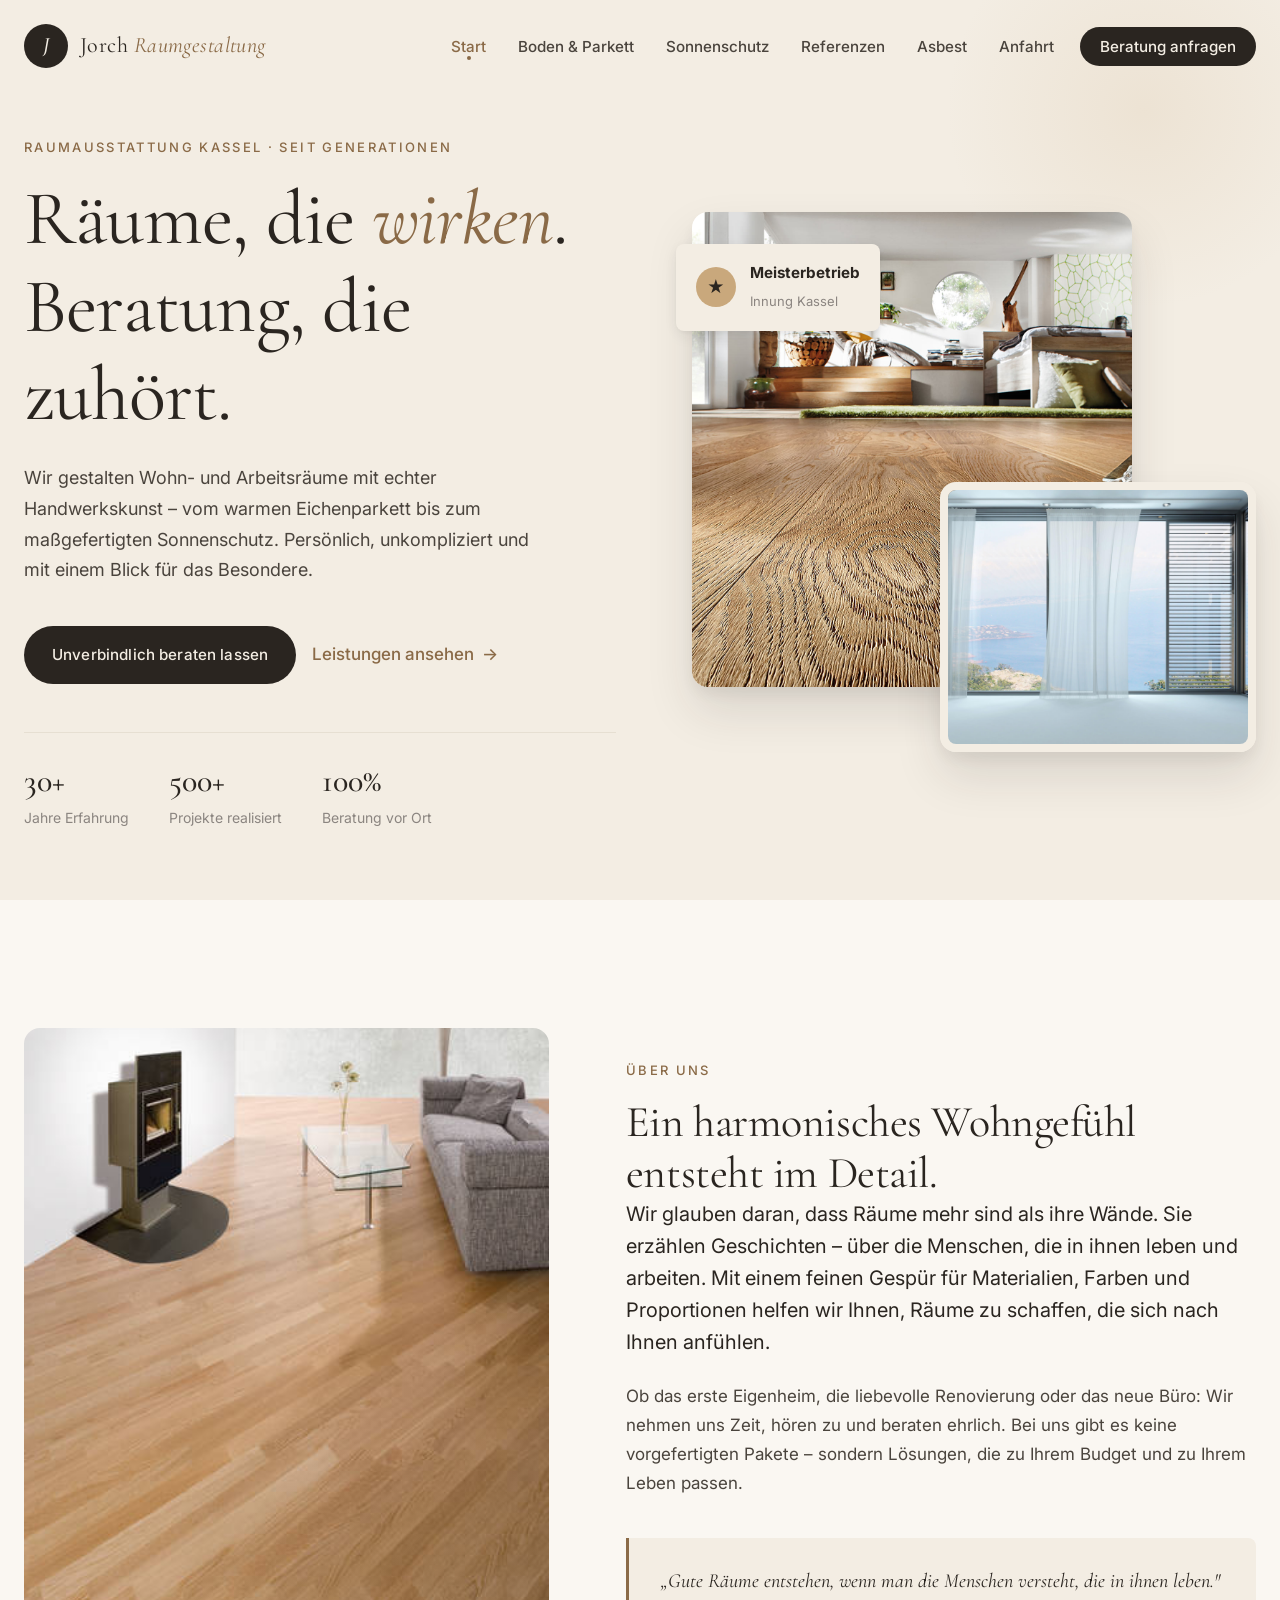
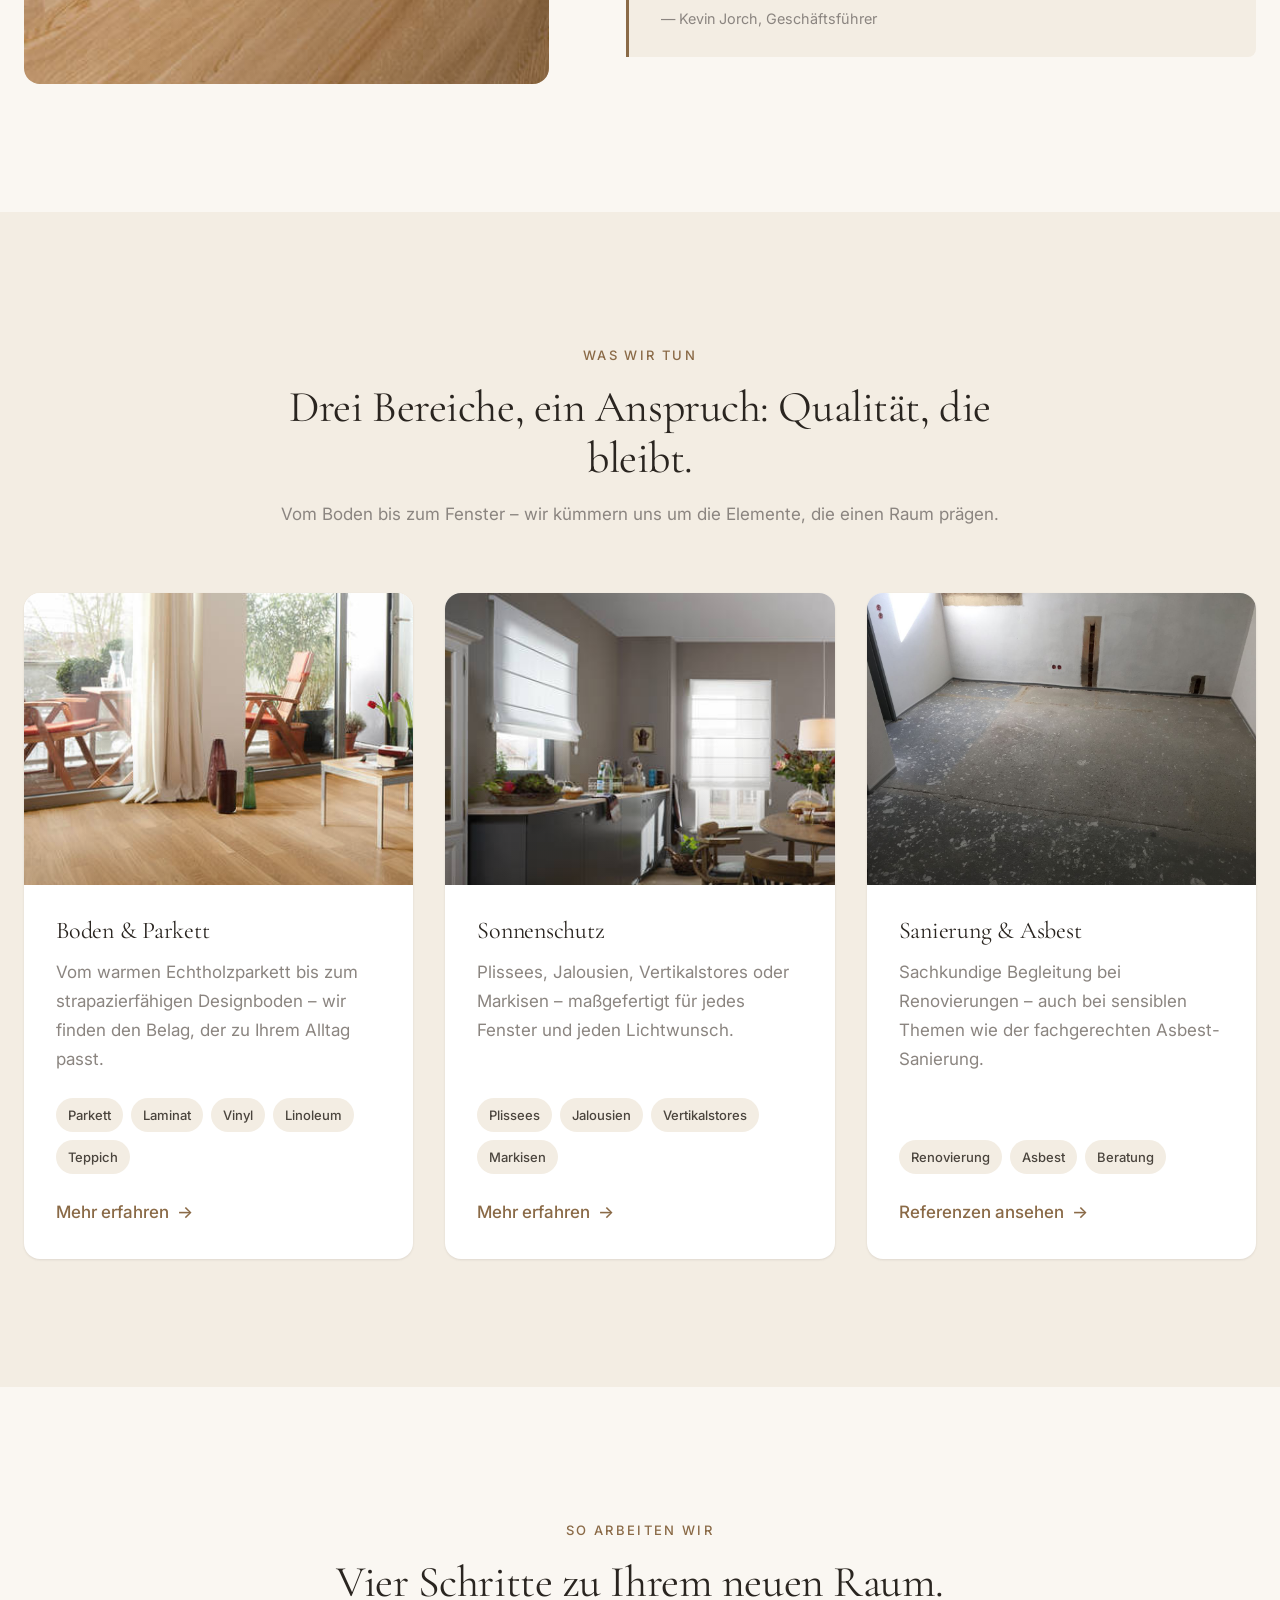
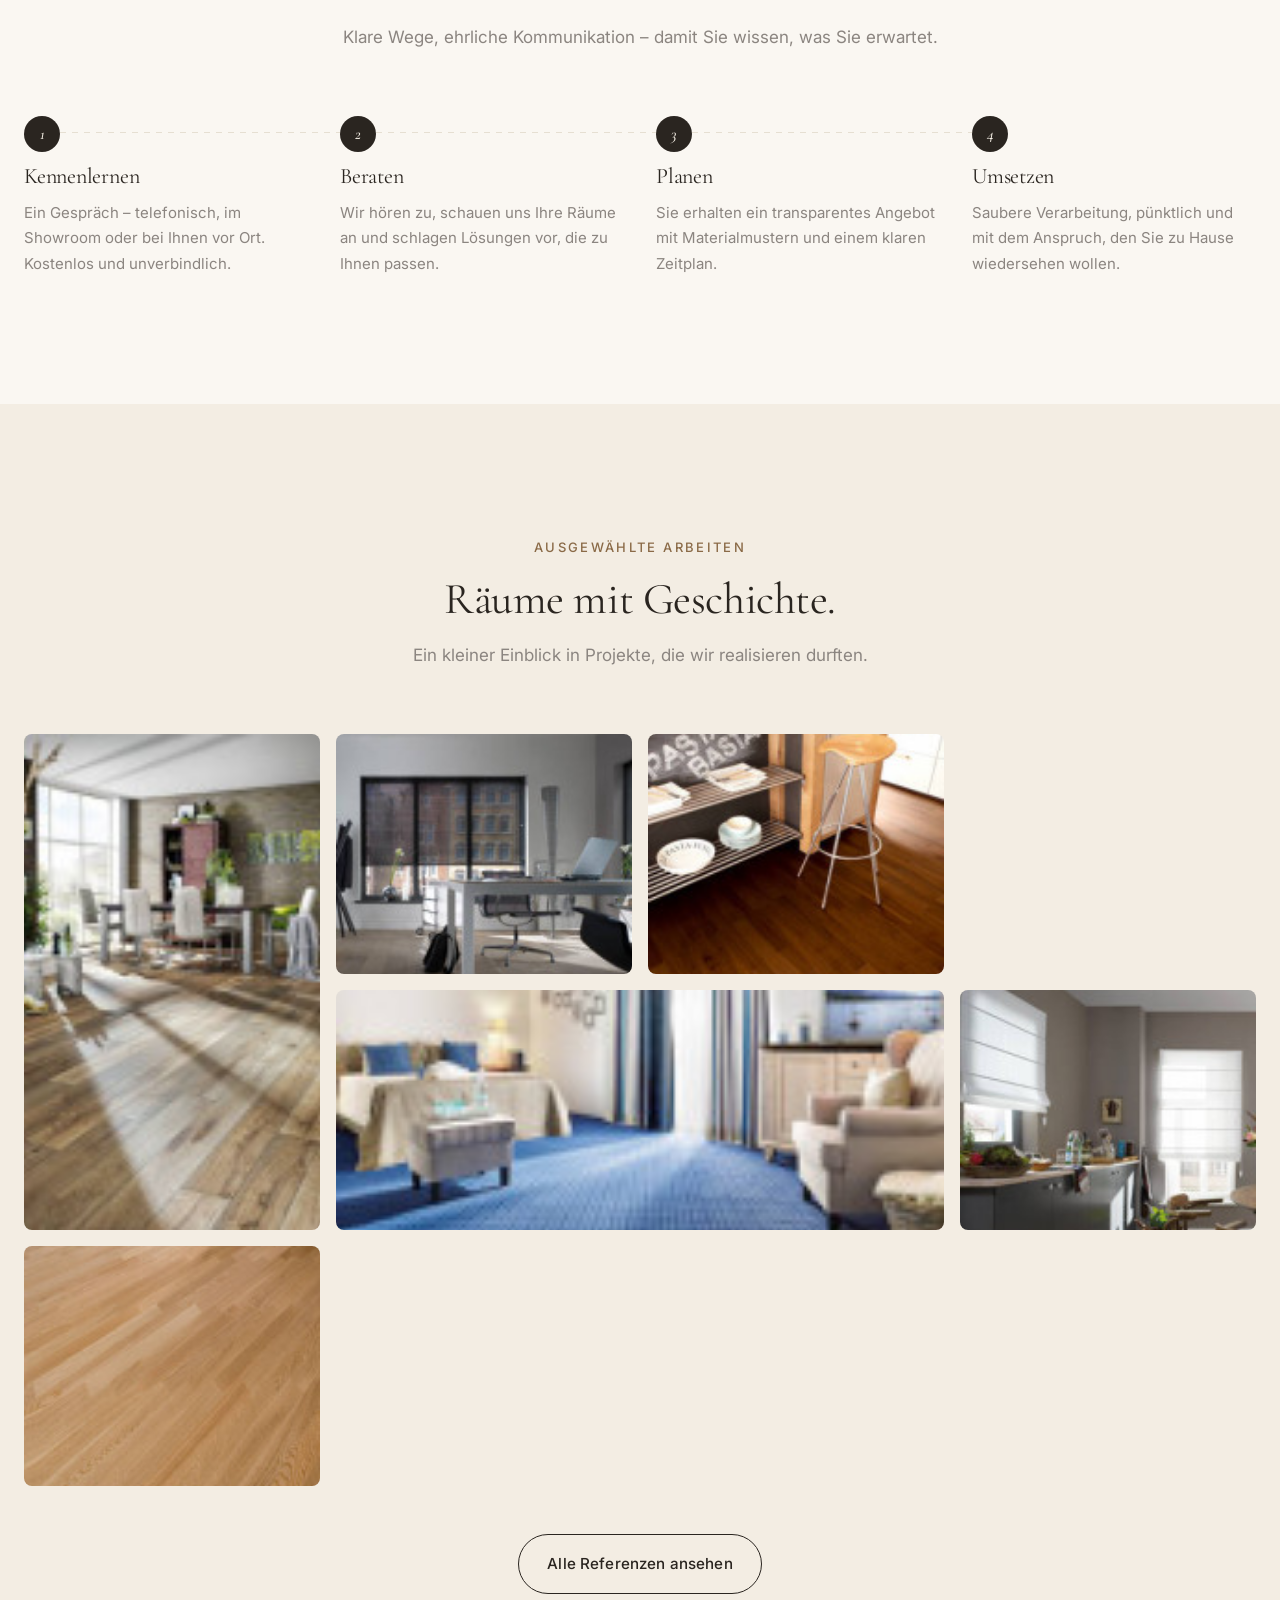
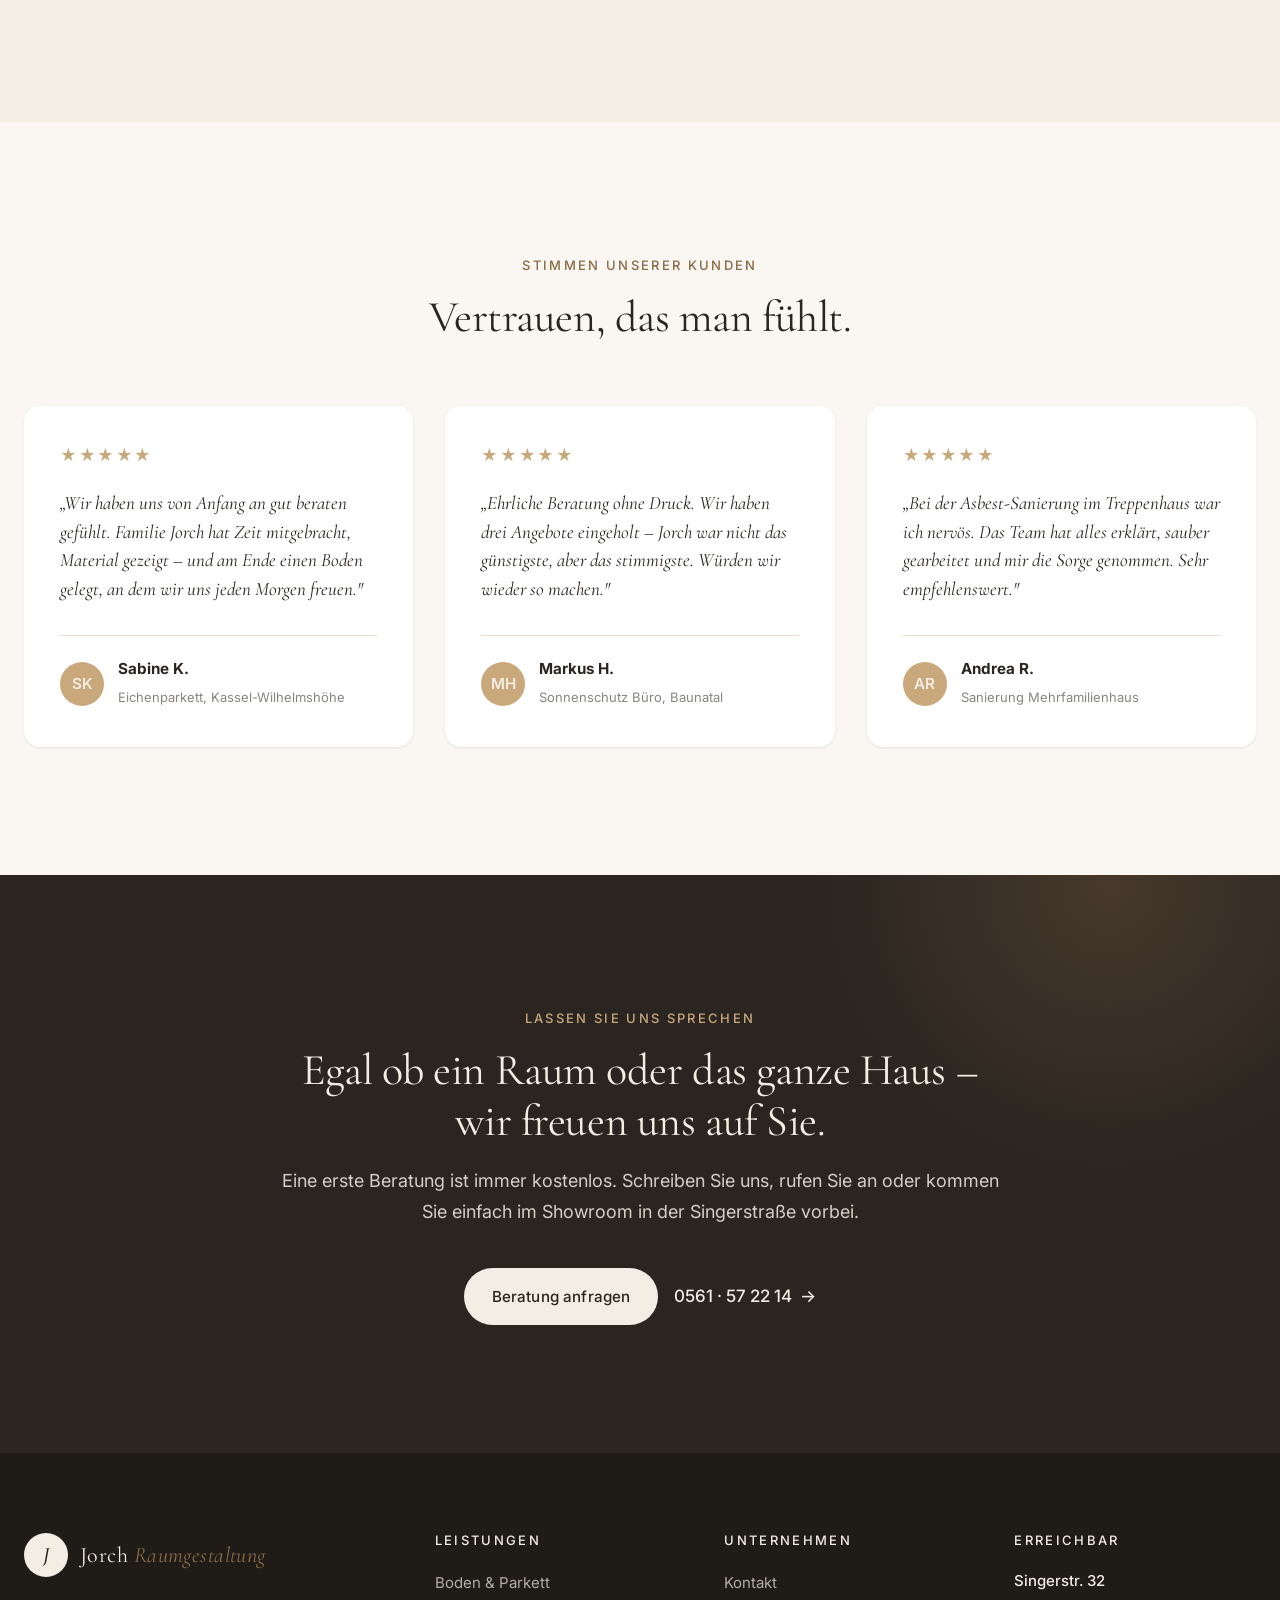
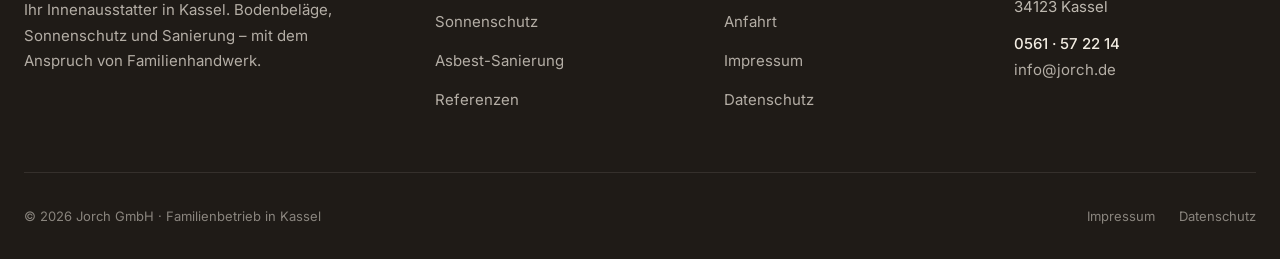
<file: index.html>
<!DOCTYPE html>
<html lang="de">
<head>
<meta charset="utf-8">
<meta name="viewport" content="width=device-width, initial-scale=1.0">
<title>Jorch GmbH – Raumgestaltung mit Charakter · Kassel</title>
<meta name="description" content="Jorch GmbH in Kassel – Ihre Raumausstatter für hochwertige Bodenbeläge, Parkett und Sonnenschutz. Persönliche Beratung, handwerkliche Präzision und ein Auge für das Besondere.">
<meta name="keywords" content="Raumausstattung Kassel, Bodenbeläge, Parkett, Laminat, Sonnenschutz, Plissees, Jalousien, Innenausstatter">

<link rel="preconnect" href="https://fonts.googleapis.com">
<link rel="preconnect" href="https://fonts.gstatic.com" crossorigin>
<link href="https://fonts.googleapis.com/css2?family=Cormorant+Garamond:ital,wght@0,400;0,500;0,600;1,400;1,500&family=Inter:wght@400;500;600&display=swap" rel="stylesheet">
<link href="/assets/css/style.css" rel="stylesheet">
</head>
<body>

<header class="site-header">
  <div class="container">
    <nav class="nav">
      <a href="/index.html" class="brand">
        <span class="brand-mark">J</span>
        <span class="brand-name">Jorch <span>Raumgestaltung</span></span>
      </a>
      <ul class="nav-menu">
        <li><a href="/index.html" class="active">Start</a></li>
        <li><a href="/boden-parkett/index.html">Boden &amp; Parkett</a></li>
        <li><a href="/sonnenschutz/index.html">Sonnenschutz</a></li>
        <li><a href="/vorher-nachher/index.html">Referenzen</a></li>
        <li><a href="/asbest/index.html">Asbest</a></li>
        <li><a href="/anfahrt/index.html">Anfahrt</a></li>
        <li><a href="/kontakt/index.html" class="nav-cta">Beratung anfragen</a></li>
      </ul>
      <button class="nav-toggle" aria-label="Menü"><span></span></button>
    </nav>
  </div>
</header>

<section class="hero">
  <div class="container">
    <div class="hero-grid">
      <div class="hero-text fade-up">
        <span class="eyebrow">Raumausstattung Kassel · seit Generationen</span>
        <h1>Räume, die <em>wirken</em>.<br>Beratung, die zuhört.</h1>
        <p>Wir gestalten Wohn- und Arbeitsräume mit echter Handwerkskunst – vom warmen Eichenparkett bis zum maßgefertigten Sonnenschutz. Persönlich, unkompliziert und mit einem Blick für das Besondere.</p>
        <div class="hero-actions">
          <a href="/kontakt/index.html" class="btn btn-primary">Unverbindlich beraten lassen</a>
          <a href="#leistungen" class="btn-link">Leistungen ansehen</a>
        </div>
        <div class="hero-meta">
          <div class="hero-meta-item">
            <strong>30+</strong>
            <span>Jahre Erfahrung</span>
          </div>
          <div class="hero-meta-item">
            <strong>500+</strong>
            <span>Projekte realisiert</span>
          </div>
          <div class="hero-meta-item">
            <strong>100%</strong>
            <span>Beratung vor Ort</span>
          </div>
        </div>
      </div>
      <div class="hero-visual fade-up delay-1">
        <div class="hero-image-main">
          <img src="/images/parallax/fussboden.jpg" alt="Hochwertiges Parkett in einem hellen Wohnraum">
        </div>
        <div class="hero-image-secondary">
          <img src="/images/parallax/sonnenschutz.jpg" alt="Sonnenschutz mit Plissees in einem Wohnraum">
        </div>
        <div class="hero-badge top-left">
          <div class="hero-badge-icon">★</div>
          <div class="hero-badge-text">
            <strong>Meisterbetrieb</strong>
            <small>Innung Kassel</small>
          </div>
        </div>
      </div>
    </div>
  </div>
</section>

<section class="intro section">
  <div class="container">
    <div class="intro-content">
      <div class="intro-image reveal">
        <img src="/upload/Bodenbelaege/PAR_Loft3-0_LE11_LE13-Eiche-Nature_fro.jpg" alt="Detailaufnahme von Eichenparkett">
      </div>
      <div class="intro-text reveal">
        <span class="eyebrow">Über uns</span>
        <h2>Ein harmonisches Wohngefühl entsteht im Detail.</h2>
        <p>Wir glauben daran, dass Räume mehr sind als ihre Wände. Sie erzählen Geschichten – über die Menschen, die in ihnen leben und arbeiten. Mit einem feinen Gespür für Materialien, Farben und Proportionen helfen wir Ihnen, Räume zu schaffen, die sich nach Ihnen anfühlen.</p>
        <p>Ob das erste Eigenheim, die liebevolle Renovierung oder das neue Büro: Wir nehmen uns Zeit, hören zu und beraten ehrlich. Bei uns gibt es keine vorgefertigten Pakete – sondern Lösungen, die zu Ihrem Budget und zu Ihrem Leben passen.</p>
        <blockquote class="intro-quote">
          „Gute Räume entstehen, wenn man die Menschen versteht, die in ihnen leben."
          <cite>— Kevin Jorch, Geschäftsführer</cite>
        </blockquote>
      </div>
    </div>
  </div>
</section>

<section class="services section" id="leistungen">
  <div class="container">
    <div class="section-head reveal">
      <span class="eyebrow">Was wir tun</span>
      <h2>Drei Bereiche, ein Anspruch: Qualität, die bleibt.</h2>
      <p>Vom Boden bis zum Fenster – wir kümmern uns um die Elemente, die einen Raum prägen.</p>
    </div>
    <div class="services-grid">
      <article class="service-card reveal">
        <div class="service-card-image">
          <img src="/upload/Bodenbelaege/PAR_Creativ_by_Boen_Maxi_Eiche_Natur_2_rau.jpg" alt="Eichenparkett">
        </div>
        <div class="service-card-body">
          <h3>Boden &amp; Parkett</h3>
          <p>Vom warmen Echtholzparkett bis zum strapazierfähigen Designboden – wir finden den Belag, der zu Ihrem Alltag passt.</p>
          <div class="service-tags">
            <span class="service-tag">Parkett</span>
            <span class="service-tag">Laminat</span>
            <span class="service-tag">Vinyl</span>
            <span class="service-tag">Linoleum</span>
            <span class="service-tag">Teppich</span>
          </div>
          <a href="/boden-parkett/index.html" class="btn-link">Mehr erfahren</a>
        </div>
      </article>

      <article class="service-card reveal">
        <div class="service-card-image">
          <img src="/upload/Sonnenschutz/GAR_Sonnenschutz_St.Tropez_Roman_Shades.jpg" alt="Roman Shades als Sonnenschutz">
        </div>
        <div class="service-card-body">
          <h3>Sonnenschutz</h3>
          <p>Plissees, Jalousien, Vertikalstores oder Markisen – maßgefertigt für jedes Fenster und jeden Lichtwunsch.</p>
          <div class="service-tags">
            <span class="service-tag">Plissees</span>
            <span class="service-tag">Jalousien</span>
            <span class="service-tag">Vertikalstores</span>
            <span class="service-tag">Markisen</span>
          </div>
          <a href="/sonnenschutz/index.html" class="btn-link">Mehr erfahren</a>
        </div>
      </article>

      <article class="service-card reveal">
        <div class="service-card-image">
          <img src="/upload/vorher-nachher/100.jpg" alt="Vorher-Nachher Sanierung">
        </div>
        <div class="service-card-body">
          <h3>Sanierung &amp; Asbest</h3>
          <p>Sachkundige Begleitung bei Renovierungen – auch bei sensiblen Themen wie der fachgerechten Asbest-Sanierung.</p>
          <div class="service-tags">
            <span class="service-tag">Renovierung</span>
            <span class="service-tag">Asbest</span>
            <span class="service-tag">Beratung</span>
          </div>
          <a href="/vorher-nachher/index.html" class="btn-link">Referenzen ansehen</a>
        </div>
      </article>
    </div>
  </div>
</section>

<section class="process section">
  <div class="container">
    <div class="section-head reveal">
      <span class="eyebrow">So arbeiten wir</span>
      <h2>Vier Schritte zu Ihrem neuen Raum.</h2>
      <p>Klare Wege, ehrliche Kommunikation – damit Sie wissen, was Sie erwartet.</p>
    </div>
    <div class="process-grid">
      <div class="process-step reveal">
        <div class="process-step-num">1</div>
        <h3>Kennenlernen</h3>
        <p>Ein Gespräch – telefonisch, im Showroom oder bei Ihnen vor Ort. Kostenlos und unverbindlich.</p>
      </div>
      <div class="process-step reveal">
        <div class="process-step-num">2</div>
        <h3>Beraten</h3>
        <p>Wir hören zu, schauen uns Ihre Räume an und schlagen Lösungen vor, die zu Ihnen passen.</p>
      </div>
      <div class="process-step reveal">
        <div class="process-step-num">3</div>
        <h3>Planen</h3>
        <p>Sie erhalten ein transparentes Angebot mit Materialmustern und einem klaren Zeitplan.</p>
      </div>
      <div class="process-step reveal">
        <div class="process-step-num">4</div>
        <h3>Umsetzen</h3>
        <p>Saubere Verarbeitung, pünktlich und mit dem Anspruch, den Sie zu Hause wiedersehen wollen.</p>
      </div>
    </div>
  </div>
</section>

<section class="showcase section">
  <div class="container">
    <div class="section-head reveal">
      <span class="eyebrow">Ausgewählte Arbeiten</span>
      <h2>Räume mit Geschichte.</h2>
      <p>Ein kleiner Einblick in Projekte, die wir realisieren durften.</p>
    </div>
    <div class="gallery-grid reveal">
      <a href="/upload/Bodenbelaege/DIE_Chateau_502UEiche__barrel_Unika_V4_rau.jpg" data-lightbox class="gallery-item large">
        <img src="/cache/Bodenbelaege_DIE_Chateau_502UEiche__barrel_Unika_V4_rau_3e9e0eff07d75e83344d8bdf73882b41.jpg" alt="Eiche Chateau Parkett">
        <div class="gallery-item-overlay"><span>Eiche Chateau</span></div>
      </a>
      <a href="/upload/Sonnenschutz/GAR_Sonnenschutz_St.Tropez_Jalousien.jpg" data-lightbox class="gallery-item">
        <img src="/cache/Sonnenschutz_GAR_Sonnenschutz_St.Tropez_Jalousien_31cec1ada97b0bb0225c5349b1d3d1ec.jpg" alt="Holzjalousien">
        <div class="gallery-item-overlay"><span>Holzjalousien</span></div>
      </a>
      <a href="/upload/Bodenbelaege/PAR_Creativ_by_Boen_Eiche_Marron_det.jpg" data-lightbox class="gallery-item">
        <img src="/cache/Bodenbelaege_PAR_Creativ_by_Boen_Eiche_Marron_det_dd06e198a4ef05c5f33661dd9dc9695c.jpg" alt="Eiche Marron">
        <div class="gallery-item-overlay"><span>Eiche Marron</span></div>
      </a>
      <a href="/upload/Bodenbelaege/TEP_Hotel_Imperial160_blau_rau.jpg" data-lightbox class="gallery-item wide">
        <img src="/cache/Bodenbelaege_TEP_Hotel_Imperial160_blau_rau_cdcd18c8a1fb3be8162845139ee61b28.jpg" alt="Hotel Imperial Teppich">
        <div class="gallery-item-overlay"><span>Hotelteppich Imperial</span></div>
      </a>
      <a href="/upload/Sonnenschutz/GAR_Sonnenschutz_St.Tropez_Roman_Shades.jpg" data-lightbox class="gallery-item">
        <img src="/cache/Sonnenschutz_GAR_Sonnenschutz_St.Tropez_Roman_Shades_d83bd64cdfca1f385e572c3425bbd17e.jpg" alt="Roman Shades">
        <div class="gallery-item-overlay"><span>Roman Shades</span></div>
      </a>
      <a href="/upload/Bodenbelaege/PAR_Loft3-0_LE11_LE13-Eiche-Nature_fro.jpg" data-lightbox class="gallery-item">
        <img src="/cache/Bodenbelaege_PAR_Loft3-0_LE11_LE13-Eiche-Nature_fro_931e451936c6c8f7c8d38a45dd3ae9cc.jpg" alt="Loft Parkett">
        <div class="gallery-item-overlay"><span>Loft-Parkett Eiche</span></div>
      </a>
    </div>
    <div style="text-align:center; margin-top:3rem;">
      <a href="/vorher-nachher/index.html" class="btn btn-secondary">Alle Referenzen ansehen</a>
    </div>
  </div>
</section>

<section class="testimonials section">
  <div class="container">
    <div class="section-head reveal">
      <span class="eyebrow">Stimmen unserer Kunden</span>
      <h2>Vertrauen, das man fühlt.</h2>
    </div>
    <div class="testimonials-grid">
      <article class="testimonial-card reveal">
        <div class="testimonial-stars">★★★★★</div>
        <p class="testimonial-quote">„Wir haben uns von Anfang an gut beraten gefühlt. Familie Jorch hat Zeit mitgebracht, Material gezeigt – und am Ende einen Boden gelegt, an dem wir uns jeden Morgen freuen."</p>
        <div class="testimonial-author">
          <div class="testimonial-avatar">SK</div>
          <div>
            <strong>Sabine K.</strong>
            <span>Eichenparkett, Kassel-Wilhelmshöhe</span>
          </div>
        </div>
      </article>
      <article class="testimonial-card reveal">
        <div class="testimonial-stars">★★★★★</div>
        <p class="testimonial-quote">„Ehrliche Beratung ohne Druck. Wir haben drei Angebote eingeholt – Jorch war nicht das günstigste, aber das stimmigste. Würden wir wieder so machen."</p>
        <div class="testimonial-author">
          <div class="testimonial-avatar">MH</div>
          <div>
            <strong>Markus H.</strong>
            <span>Sonnenschutz Büro, Baunatal</span>
          </div>
        </div>
      </article>
      <article class="testimonial-card reveal">
        <div class="testimonial-stars">★★★★★</div>
        <p class="testimonial-quote">„Bei der Asbest-Sanierung im Treppenhaus war ich nervös. Das Team hat alles erklärt, sauber gearbeitet und mir die Sorge genommen. Sehr empfehlenswert."</p>
        <div class="testimonial-author">
          <div class="testimonial-avatar">AR</div>
          <div>
            <strong>Andrea R.</strong>
            <span>Sanierung Mehrfamilienhaus</span>
          </div>
        </div>
      </article>
    </div>
  </div>
</section>

<section class="cta-banner section">
  <div class="container">
    <div class="cta-content reveal">
      <span class="eyebrow" style="color: var(--color-clay);">Lassen Sie uns sprechen</span>
      <h2>Egal ob ein Raum oder das ganze Haus – wir freuen uns auf Sie.</h2>
      <p>Eine erste Beratung ist immer kostenlos. Schreiben Sie uns, rufen Sie an oder kommen Sie einfach im Showroom in der Singerstraße vorbei.</p>
      <div class="hero-actions" style="justify-content:center;">
        <a href="/kontakt/index.html" class="btn btn-primary">Beratung anfragen</a>
        <a href="tel:0561572214" class="btn-link" style="color: var(--color-cream);">0561 · 57 22 14</a>
      </div>
    </div>
  </div>
</section>

<footer class="site-footer">
  <div class="container">
    <div class="footer-grid">
      <div class="footer-brand">
        <div class="brand">
          <span class="brand-mark">J</span>
          <span class="brand-name">Jorch <span>Raumgestaltung</span></span>
        </div>
        <p>Ihr Innenausstatter in Kassel. Bodenbeläge, Sonnenschutz und Sanierung – mit dem Anspruch von Familienhandwerk.</p>
      </div>
      <div class="footer-col">
        <h4>Leistungen</h4>
        <ul>
          <li><a href="/boden-parkett/index.html">Boden &amp; Parkett</a></li>
          <li><a href="/sonnenschutz/index.html">Sonnenschutz</a></li>
          <li><a href="/asbest/index.html">Asbest-Sanierung</a></li>
          <li><a href="/vorher-nachher/index.html">Referenzen</a></li>
        </ul>
      </div>
      <div class="footer-col">
        <h4>Unternehmen</h4>
        <ul>
          <li><a href="/kontakt/index.html">Kontakt</a></li>
          <li><a href="/anfahrt/index.html">Anfahrt</a></li>
          <li><a href="/impressum/index.html">Impressum</a></li>
          <li><a href="/datenschutz/index.html">Datenschutz</a></li>
        </ul>
      </div>
      <div class="footer-col">
        <h4>Erreichbar</h4>
        <div class="footer-contact-line">
          <div>
            <strong>Singerstr. 32</strong>
            34123 Kassel
          </div>
        </div>
        <div class="footer-contact-line">
          <div>
            <strong>0561 · 57 22 14</strong>
            <a href="mailto:info@jorch.de">info@jorch.de</a>
          </div>
        </div>
      </div>
    </div>
    <div class="footer-bottom">
      <span>© 2026 Jorch GmbH · Familienbetrieb in Kassel</span>
      <div class="footer-bottom-links">
        <a href="/impressum/index.html">Impressum</a>
        <a href="/datenschutz/index.html">Datenschutz</a>
      </div>
    </div>
  </div>
</footer>

<div class="lightbox" id="lightbox">
  <button class="lightbox-close" aria-label="Schließen">×</button>
  <img alt="">
</div>

<script src="/assets/js/main.js"></script>
</body>
</html>
</file>
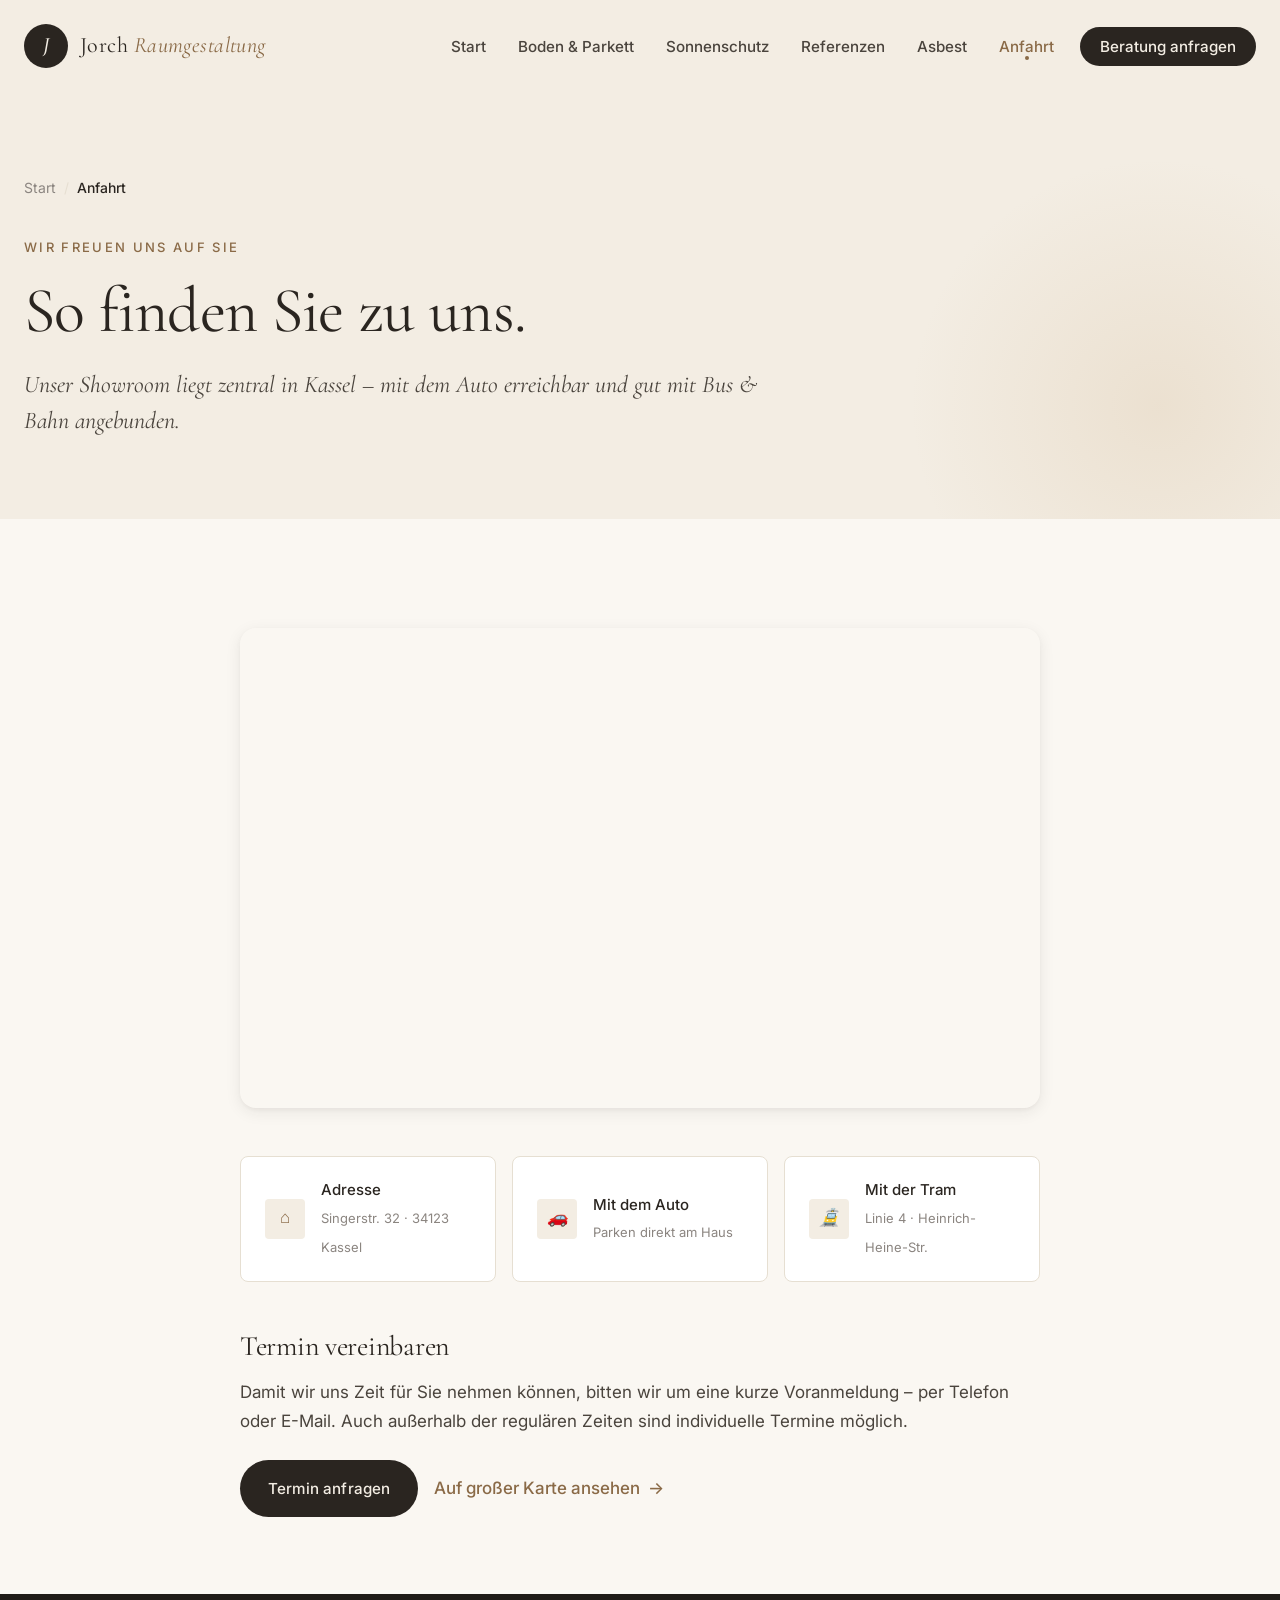
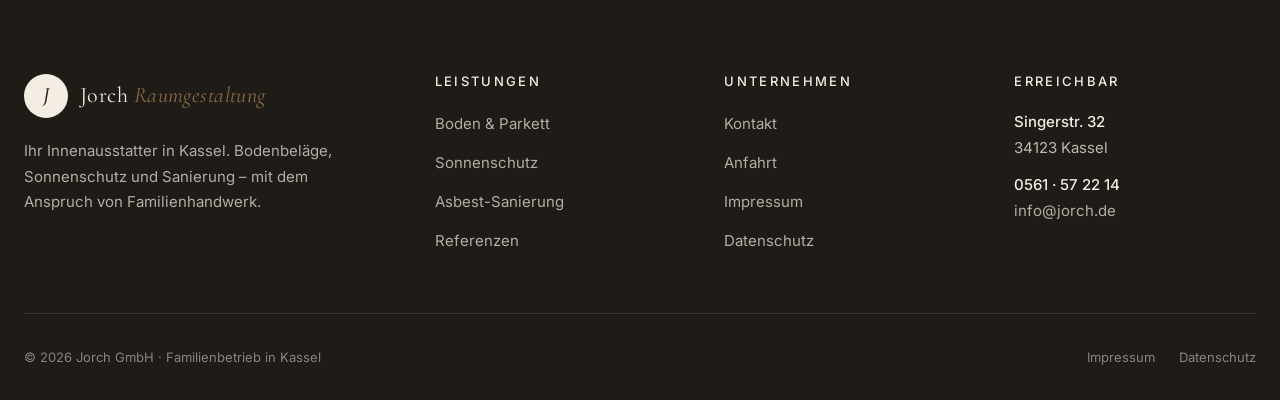
<file: anfahrt/index.html>
<!DOCTYPE html>
<html lang="de">
<head>
<meta charset="utf-8">
<meta name="viewport" content="width=device-width, initial-scale=1.0">
<title>Anfahrt · Jorch GmbH Kassel</title>
<meta name="description" content="So finden Sie zu uns: Singerstr. 32, 34123 Kassel. Anfahrt mit Auto, Bahn oder zu Fuß.">

<link rel="preconnect" href="https://fonts.googleapis.com">
<link rel="preconnect" href="https://fonts.gstatic.com" crossorigin>
<link href="https://fonts.googleapis.com/css2?family=Cormorant+Garamond:ital,wght@0,400;0,500;0,600;1,400;1,500&family=Inter:wght@400;500;600&display=swap" rel="stylesheet">
<link href="/assets/css/style.css" rel="stylesheet">
</head>
<body>

<header class="site-header">
  <div class="container">
    <nav class="nav">
      <a href="/index.html" class="brand">
        <span class="brand-mark">J</span>
        <span class="brand-name">Jorch <span>Raumgestaltung</span></span>
      </a>
      <ul class="nav-menu">
        <li><a href="/index.html">Start</a></li>
        <li><a href="/boden-parkett/index.html">Boden &amp; Parkett</a></li>
        <li><a href="/sonnenschutz/index.html">Sonnenschutz</a></li>
        <li><a href="/vorher-nachher/index.html">Referenzen</a></li>
        <li><a href="/asbest/index.html">Asbest</a></li>
        <li><a href="/anfahrt/index.html" class="active">Anfahrt</a></li>
        <li><a href="/kontakt/index.html" class="nav-cta">Beratung anfragen</a></li>
      </ul>
      <button class="nav-toggle" aria-label="Menü"><span></span></button>
    </nav>
  </div>
</header>

<section class="subpage-hero">
  <div class="container">
    <div class="subpage-hero-content fade-up">
      <div class="breadcrumb">
        <a href="/index.html">Start</a>
        <span class="breadcrumb-sep">/</span>
        <span class="breadcrumb-current">Anfahrt</span>
      </div>
      <span class="eyebrow">Wir freuen uns auf Sie</span>
      <h1>So finden Sie zu uns.</h1>
      <p class="lede">Unser Showroom liegt zentral in Kassel – mit dem Auto erreichbar und gut mit Bus &amp; Bahn angebunden.</p>
    </div>
  </div>
</section>

<section class="subpage-content">
  <div class="container">
    <div class="content-block reveal">
      <div class="map-frame">
        <iframe
          src="https://www.openstreetmap.org/export/embed.html?bbox=9.5260%2C51.2880%2C9.5430%2C51.2960&amp;layer=mapnik&amp;marker=51.292185%2C9.534381"
          loading="lazy"
          title="Karte zur Jorch GmbH, Singerstraße 32, Kassel"></iframe>
      </div>

      <div class="materials">
        <div class="material-chip">
          <div class="material-chip-icon">⌂</div>
          <div>
            <strong>Adresse</strong>
            <span>Singerstr. 32 · 34123 Kassel</span>
          </div>
        </div>
        <div class="material-chip">
          <div class="material-chip-icon">🚗</div>
          <div>
            <strong>Mit dem Auto</strong>
            <span>Parken direkt am Haus</span>
          </div>
        </div>
        <div class="material-chip">
          <div class="material-chip-icon">🚊</div>
          <div>
            <strong>Mit der Tram</strong>
            <span>Linie 4 · Heinrich-Heine-Str.</span>
          </div>
        </div>
      </div>

      <h3>Termin vereinbaren</h3>
      <p>Damit wir uns Zeit für Sie nehmen können, bitten wir um eine kurze Voranmeldung – per Telefon oder E-Mail. Auch außerhalb der regulären Zeiten sind individuelle Termine möglich.</p>

      <div class="hero-actions" style="margin-top:1.5rem;">
        <a href="/kontakt/index.html" class="btn btn-primary">Termin anfragen</a>
        <a href="https://www.openstreetmap.org/?mlat=51.292185&amp;mlon=9.534381#map=18/51.292185/9.534381" target="_blank" rel="noopener" class="btn-link">Auf großer Karte ansehen</a>
      </div>
    </div>
  </div>
</section>

<footer class="site-footer">
  <div class="container">
    <div class="footer-grid">
      <div class="footer-brand">
        <div class="brand">
          <span class="brand-mark">J</span>
          <span class="brand-name">Jorch <span>Raumgestaltung</span></span>
        </div>
        <p>Ihr Innenausstatter in Kassel. Bodenbeläge, Sonnenschutz und Sanierung – mit dem Anspruch von Familienhandwerk.</p>
      </div>
      <div class="footer-col">
        <h4>Leistungen</h4>
        <ul>
          <li><a href="/boden-parkett/index.html">Boden &amp; Parkett</a></li>
          <li><a href="/sonnenschutz/index.html">Sonnenschutz</a></li>
          <li><a href="/asbest/index.html">Asbest-Sanierung</a></li>
          <li><a href="/vorher-nachher/index.html">Referenzen</a></li>
        </ul>
      </div>
      <div class="footer-col">
        <h4>Unternehmen</h4>
        <ul>
          <li><a href="/kontakt/index.html">Kontakt</a></li>
          <li><a href="/anfahrt/index.html">Anfahrt</a></li>
          <li><a href="/impressum/index.html">Impressum</a></li>
          <li><a href="/datenschutz/index.html">Datenschutz</a></li>
        </ul>
      </div>
      <div class="footer-col">
        <h4>Erreichbar</h4>
        <div class="footer-contact-line">
          <div>
            <strong>Singerstr. 32</strong>
            34123 Kassel
          </div>
        </div>
        <div class="footer-contact-line">
          <div>
            <strong>0561 · 57 22 14</strong>
            <a href="mailto:info@jorch.de">info@jorch.de</a>
          </div>
        </div>
      </div>
    </div>
    <div class="footer-bottom">
      <span>© 2026 Jorch GmbH · Familienbetrieb in Kassel</span>
      <div class="footer-bottom-links">
        <a href="/impressum/index.html">Impressum</a>
        <a href="/datenschutz/index.html">Datenschutz</a>
      </div>
    </div>
  </div>
</footer>

<script src="/assets/js/main.js"></script>
</body>
</html>
</file>
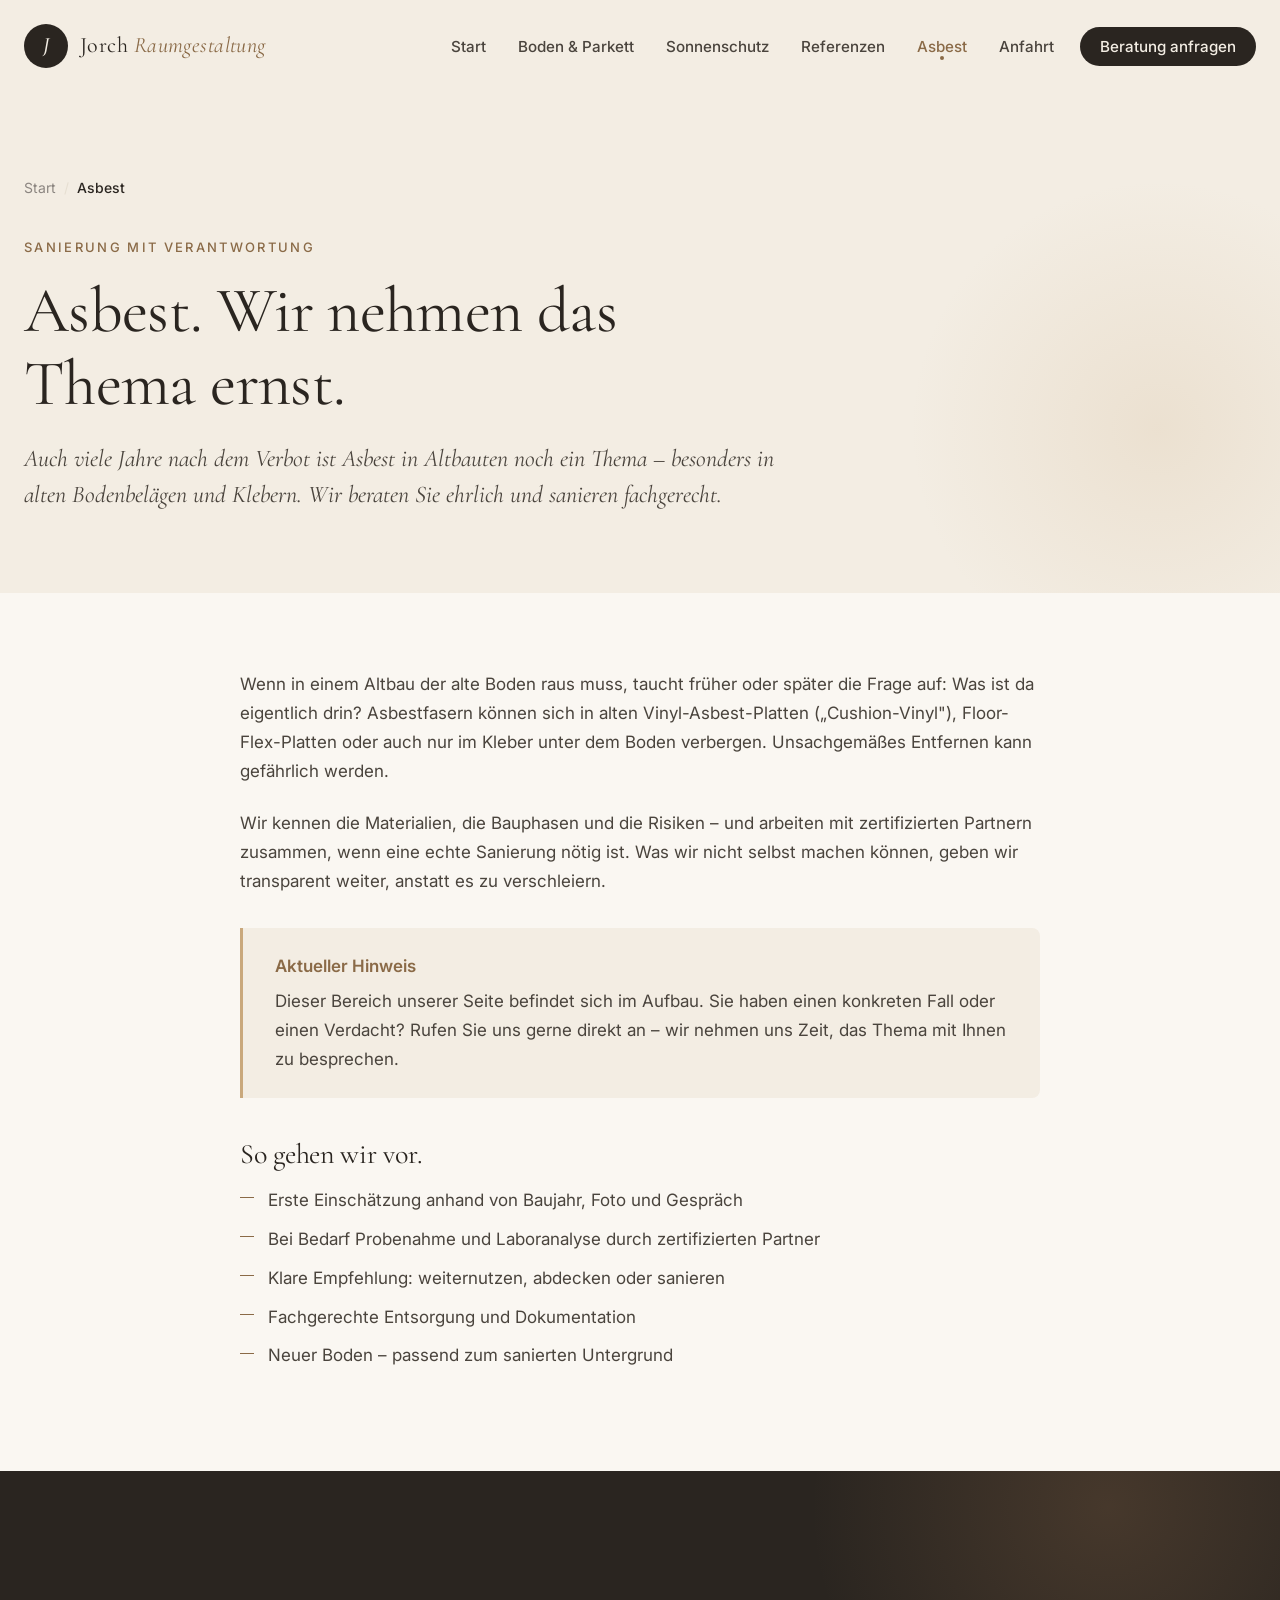
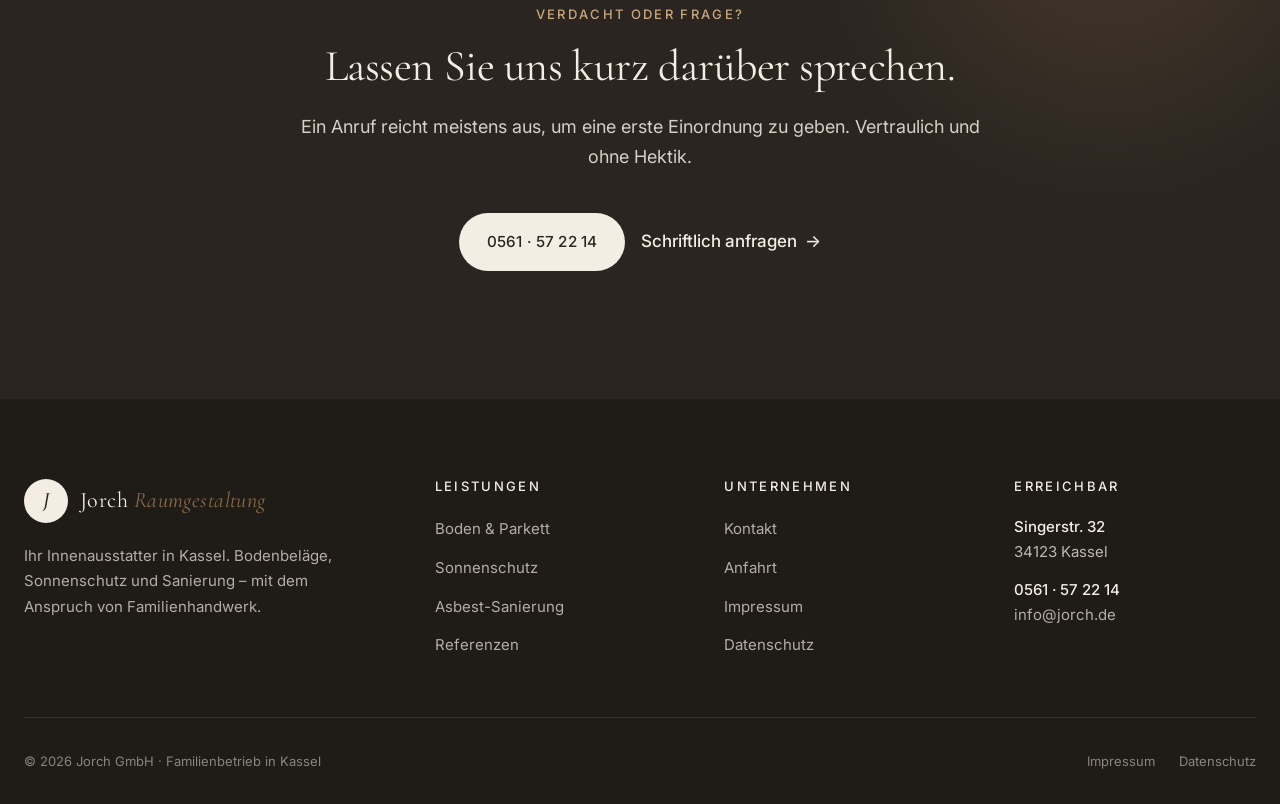
<file: asbest/index.html>
<!DOCTYPE html>
<html lang="de">
<head>
<meta charset="utf-8">
<meta name="viewport" content="width=device-width, initial-scale=1.0">
<title>Asbest-Sanierung · Jorch GmbH Kassel</title>
<meta name="description" content="Sachkundige Beratung zu Asbest in Bodenbelägen und Klebern. Sicherheit, Aufklärung und fachgerechte Sanierung in Kassel und Umgebung.">

<link rel="preconnect" href="https://fonts.googleapis.com">
<link rel="preconnect" href="https://fonts.gstatic.com" crossorigin>
<link href="https://fonts.googleapis.com/css2?family=Cormorant+Garamond:ital,wght@0,400;0,500;0,600;1,400;1,500&family=Inter:wght@400;500;600&display=swap" rel="stylesheet">
<link href="/assets/css/style.css" rel="stylesheet">
</head>
<body>

<header class="site-header">
  <div class="container">
    <nav class="nav">
      <a href="/index.html" class="brand">
        <span class="brand-mark">J</span>
        <span class="brand-name">Jorch <span>Raumgestaltung</span></span>
      </a>
      <ul class="nav-menu">
        <li><a href="/index.html">Start</a></li>
        <li><a href="/boden-parkett/index.html">Boden &amp; Parkett</a></li>
        <li><a href="/sonnenschutz/index.html">Sonnenschutz</a></li>
        <li><a href="/vorher-nachher/index.html">Referenzen</a></li>
        <li><a href="/asbest/index.html" class="active">Asbest</a></li>
        <li><a href="/anfahrt/index.html">Anfahrt</a></li>
        <li><a href="/kontakt/index.html" class="nav-cta">Beratung anfragen</a></li>
      </ul>
      <button class="nav-toggle" aria-label="Menü"><span></span></button>
    </nav>
  </div>
</header>

<section class="subpage-hero">
  <div class="container">
    <div class="subpage-hero-content fade-up">
      <div class="breadcrumb">
        <a href="/index.html">Start</a>
        <span class="breadcrumb-sep">/</span>
        <span class="breadcrumb-current">Asbest</span>
      </div>
      <span class="eyebrow">Sanierung mit Verantwortung</span>
      <h1>Asbest. Wir nehmen das Thema ernst.</h1>
      <p class="lede">Auch viele Jahre nach dem Verbot ist Asbest in Altbauten noch ein Thema – besonders in alten Bodenbelägen und Klebern. Wir beraten Sie ehrlich und sanieren fachgerecht.</p>
    </div>
  </div>
</section>

<section class="subpage-content">
  <div class="container">
    <div class="content-block reveal">
      <p>Wenn in einem Altbau der alte Boden raus muss, taucht früher oder später die Frage auf: Was ist da eigentlich drin? Asbestfasern können sich in alten Vinyl-Asbest-Platten („Cushion-Vinyl"), Floor-Flex-Platten oder auch nur im Kleber unter dem Boden verbergen. Unsachgemäßes Entfernen kann gefährlich werden.</p>
      <p>Wir kennen die Materialien, die Bauphasen und die Risiken – und arbeiten mit zertifizierten Partnern zusammen, wenn eine echte Sanierung nötig ist. Was wir nicht selbst machen können, geben wir transparent weiter, anstatt es zu verschleiern.</p>

      <div class="notice">
        <strong>Aktueller Hinweis</strong>
        Dieser Bereich unserer Seite befindet sich im Aufbau. Sie haben einen konkreten Fall oder einen Verdacht? Rufen Sie uns gerne direkt an – wir nehmen uns Zeit, das Thema mit Ihnen zu besprechen.
      </div>

      <h3>So gehen wir vor.</h3>
      <ul>
        <li>Erste Einschätzung anhand von Baujahr, Foto und Gespräch</li>
        <li>Bei Bedarf Probenahme und Laboranalyse durch zertifizierten Partner</li>
        <li>Klare Empfehlung: weiternutzen, abdecken oder sanieren</li>
        <li>Fachgerechte Entsorgung und Dokumentation</li>
        <li>Neuer Boden – passend zum sanierten Untergrund</li>
      </ul>
    </div>
  </div>
</section>

<section class="cta-banner section">
  <div class="container">
    <div class="cta-content reveal">
      <span class="eyebrow" style="color: var(--color-clay);">Verdacht oder Frage?</span>
      <h2>Lassen Sie uns kurz darüber sprechen.</h2>
      <p>Ein Anruf reicht meistens aus, um eine erste Einordnung zu geben. Vertraulich und ohne Hektik.</p>
      <div class="hero-actions" style="justify-content:center;">
        <a href="tel:0561572214" class="btn btn-primary">0561 · 57 22 14</a>
        <a href="/kontakt/index.html" class="btn-link" style="color: var(--color-cream);">Schriftlich anfragen</a>
      </div>
    </div>
  </div>
</section>

<footer class="site-footer">
  <div class="container">
    <div class="footer-grid">
      <div class="footer-brand">
        <div class="brand">
          <span class="brand-mark">J</span>
          <span class="brand-name">Jorch <span>Raumgestaltung</span></span>
        </div>
        <p>Ihr Innenausstatter in Kassel. Bodenbeläge, Sonnenschutz und Sanierung – mit dem Anspruch von Familienhandwerk.</p>
      </div>
      <div class="footer-col">
        <h4>Leistungen</h4>
        <ul>
          <li><a href="/boden-parkett/index.html">Boden &amp; Parkett</a></li>
          <li><a href="/sonnenschutz/index.html">Sonnenschutz</a></li>
          <li><a href="/asbest/index.html">Asbest-Sanierung</a></li>
          <li><a href="/vorher-nachher/index.html">Referenzen</a></li>
        </ul>
      </div>
      <div class="footer-col">
        <h4>Unternehmen</h4>
        <ul>
          <li><a href="/kontakt/index.html">Kontakt</a></li>
          <li><a href="/anfahrt/index.html">Anfahrt</a></li>
          <li><a href="/impressum/index.html">Impressum</a></li>
          <li><a href="/datenschutz/index.html">Datenschutz</a></li>
        </ul>
      </div>
      <div class="footer-col">
        <h4>Erreichbar</h4>
        <div class="footer-contact-line">
          <div>
            <strong>Singerstr. 32</strong>
            34123 Kassel
          </div>
        </div>
        <div class="footer-contact-line">
          <div>
            <strong>0561 · 57 22 14</strong>
            <a href="mailto:info@jorch.de">info@jorch.de</a>
          </div>
        </div>
      </div>
    </div>
    <div class="footer-bottom">
      <span>© 2026 Jorch GmbH · Familienbetrieb in Kassel</span>
      <div class="footer-bottom-links">
        <a href="/impressum/index.html">Impressum</a>
        <a href="/datenschutz/index.html">Datenschutz</a>
      </div>
    </div>
  </div>
</footer>

<script src="/assets/js/main.js"></script>
</body>
</html>
</file>
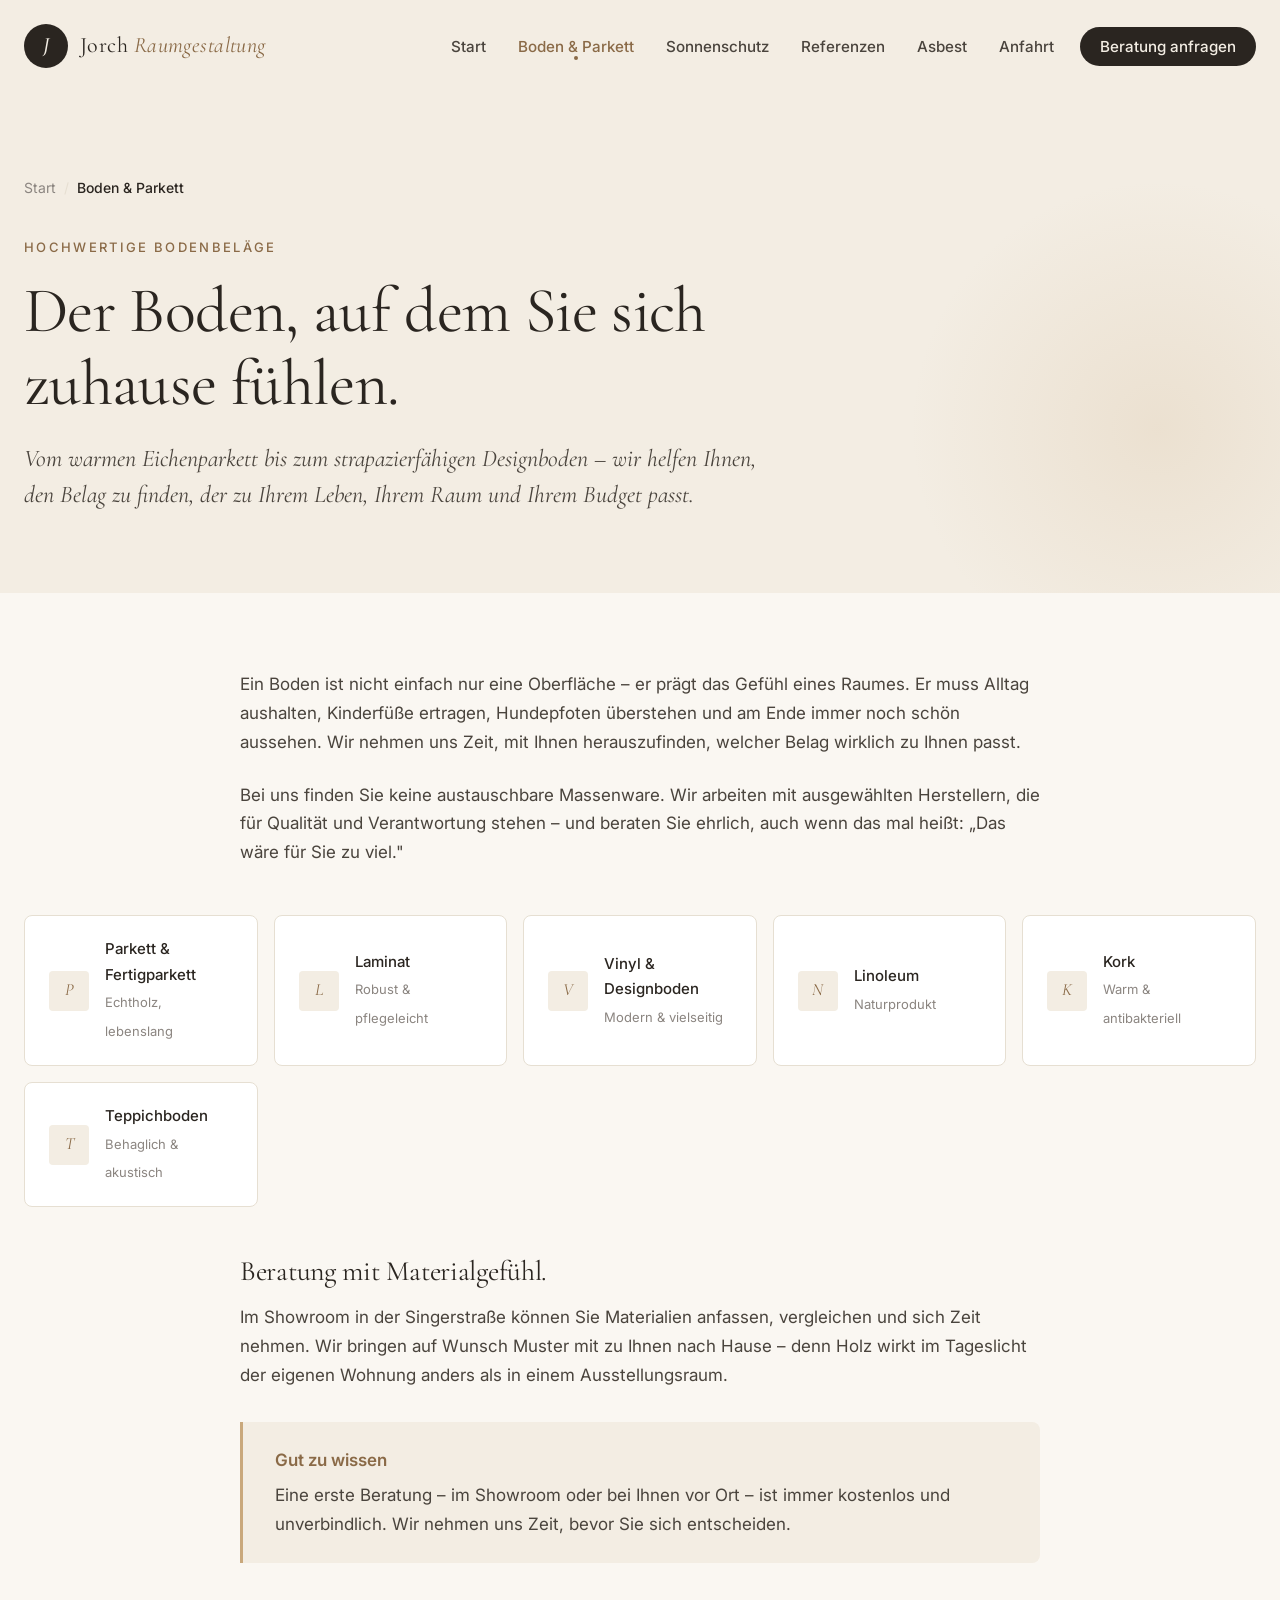
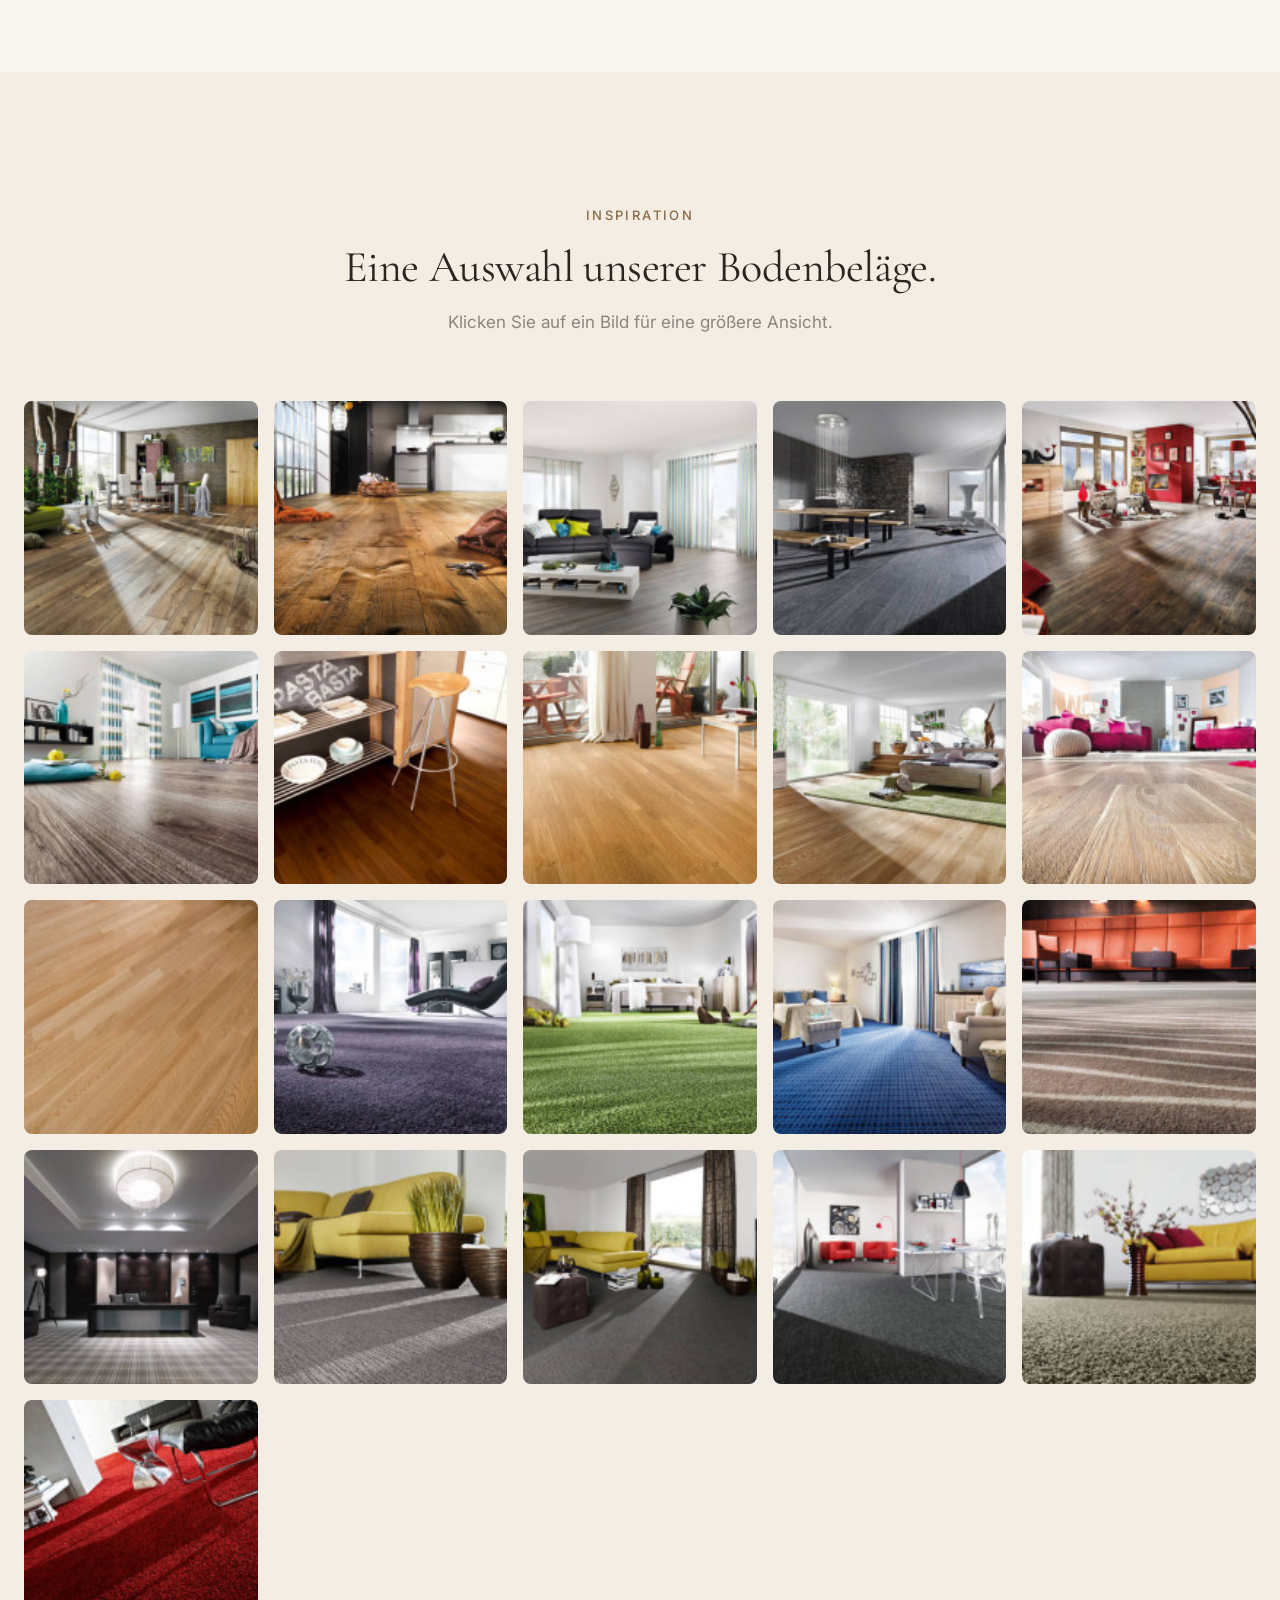
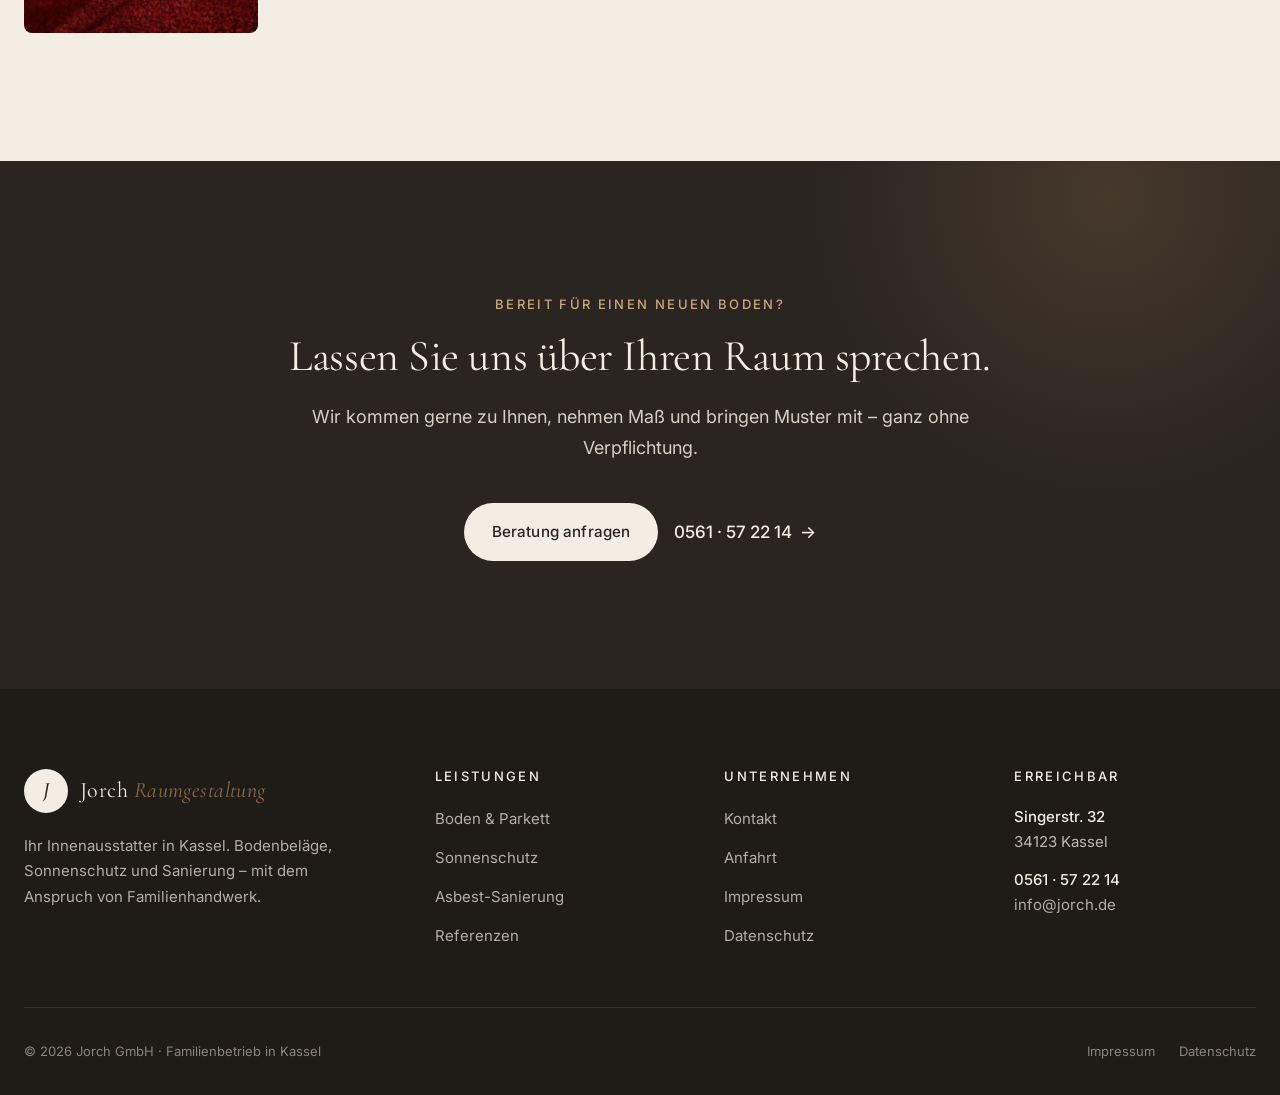
<file: boden-parkett/index.html>
<!DOCTYPE html>
<html lang="de">
<head>
<meta charset="utf-8">
<meta name="viewport" content="width=device-width, initial-scale=1.0">
<title>Boden &amp; Parkett · Jorch GmbH Kassel</title>
<meta name="description" content="Hochwertige Bodenbeläge in Kassel: Echtholzparkett, Laminat, Vinyl, Linoleum, Kork und Teppichboden. Persönliche Beratung und handwerkliche Verlegung.">

<link rel="preconnect" href="https://fonts.googleapis.com">
<link rel="preconnect" href="https://fonts.gstatic.com" crossorigin>
<link href="https://fonts.googleapis.com/css2?family=Cormorant+Garamond:ital,wght@0,400;0,500;0,600;1,400;1,500&family=Inter:wght@400;500;600&display=swap" rel="stylesheet">
<link href="/assets/css/style.css" rel="stylesheet">
</head>
<body>

<header class="site-header">
  <div class="container">
    <nav class="nav">
      <a href="/index.html" class="brand">
        <span class="brand-mark">J</span>
        <span class="brand-name">Jorch <span>Raumgestaltung</span></span>
      </a>
      <ul class="nav-menu">
        <li><a href="/index.html">Start</a></li>
        <li><a href="/boden-parkett/index.html" class="active">Boden &amp; Parkett</a></li>
        <li><a href="/sonnenschutz/index.html">Sonnenschutz</a></li>
        <li><a href="/vorher-nachher/index.html">Referenzen</a></li>
        <li><a href="/asbest/index.html">Asbest</a></li>
        <li><a href="/anfahrt/index.html">Anfahrt</a></li>
        <li><a href="/kontakt/index.html" class="nav-cta">Beratung anfragen</a></li>
      </ul>
      <button class="nav-toggle" aria-label="Menü"><span></span></button>
    </nav>
  </div>
</header>

<section class="subpage-hero">
  <div class="container">
    <div class="subpage-hero-content fade-up">
      <div class="breadcrumb">
        <a href="/index.html">Start</a>
        <span class="breadcrumb-sep">/</span>
        <span class="breadcrumb-current">Boden &amp; Parkett</span>
      </div>
      <span class="eyebrow">Hochwertige Bodenbeläge</span>
      <h1>Der Boden, auf dem Sie sich zuhause fühlen.</h1>
      <p class="lede">Vom warmen Eichenparkett bis zum strapazierfähigen Designboden – wir helfen Ihnen, den Belag zu finden, der zu Ihrem Leben, Ihrem Raum und Ihrem Budget passt.</p>
    </div>
  </div>
</section>

<section class="subpage-content">
  <div class="container">
    <div class="content-block reveal">
      <p>Ein Boden ist nicht einfach nur eine Oberfläche – er prägt das Gefühl eines Raumes. Er muss Alltag aushalten, Kinderfüße ertragen, Hundepfoten überstehen und am Ende immer noch schön aussehen. Wir nehmen uns Zeit, mit Ihnen herauszufinden, welcher Belag wirklich zu Ihnen passt.</p>
      <p>Bei uns finden Sie keine austauschbare Massenware. Wir arbeiten mit ausgewählten Herstellern, die für Qualität und Verantwortung stehen – und beraten Sie ehrlich, auch wenn das mal heißt: „Das wäre für Sie zu viel."</p>
    </div>

    <div class="materials reveal">
      <div class="material-chip">
        <div class="material-chip-icon">P</div>
        <div>
          <strong>Parkett &amp; Fertigparkett</strong>
          <span>Echtholz, lebenslang</span>
        </div>
      </div>
      <div class="material-chip">
        <div class="material-chip-icon">L</div>
        <div>
          <strong>Laminat</strong>
          <span>Robust &amp; pflegeleicht</span>
        </div>
      </div>
      <div class="material-chip">
        <div class="material-chip-icon">V</div>
        <div>
          <strong>Vinyl &amp; Designboden</strong>
          <span>Modern &amp; vielseitig</span>
        </div>
      </div>
      <div class="material-chip">
        <div class="material-chip-icon">N</div>
        <div>
          <strong>Linoleum</strong>
          <span>Naturprodukt</span>
        </div>
      </div>
      <div class="material-chip">
        <div class="material-chip-icon">K</div>
        <div>
          <strong>Kork</strong>
          <span>Warm &amp; antibakteriell</span>
        </div>
      </div>
      <div class="material-chip">
        <div class="material-chip-icon">T</div>
        <div>
          <strong>Teppichboden</strong>
          <span>Behaglich &amp; akustisch</span>
        </div>
      </div>
    </div>

    <div class="content-block reveal">
      <h3>Beratung mit Materialgefühl.</h3>
      <p>Im Showroom in der Singerstraße können Sie Materialien anfassen, vergleichen und sich Zeit nehmen. Wir bringen auf Wunsch Muster mit zu Ihnen nach Hause – denn Holz wirkt im Tageslicht der eigenen Wohnung anders als in einem Ausstellungsraum.</p>

      <div class="notice">
        <strong>Gut zu wissen</strong>
        Eine erste Beratung – im Showroom oder bei Ihnen vor Ort – ist immer kostenlos und unverbindlich. Wir nehmen uns Zeit, bevor Sie sich entscheiden.
      </div>
    </div>
  </div>
</section>

<section class="showcase section">
  <div class="container">
    <div class="section-head reveal">
      <span class="eyebrow">Inspiration</span>
      <h2>Eine Auswahl unserer Bodenbeläge.</h2>
      <p>Klicken Sie auf ein Bild für eine größere Ansicht.</p>
    </div>
    <div class="product-gallery reveal">
      <a href="/upload/Bodenbelaege/DIE_Chateau_502UEiche__barrel_Unika_V4_rau.jpg" data-lightbox class="product-tile">
        <img src="/cache/Bodenbelaege_DIE_Chateau_502UEiche__barrel_Unika_V4_rau_3e9e0eff07d75e83344d8bdf73882b41.jpg" alt="Chateau Eiche barrel Unika">
        <div class="product-tile-overlay"><span>+</span></div>
      </a>
      <a href="/upload/Bodenbelaege/DIE_Chateau_605B_Eiche_honey_Barrique_V4_rau_fro.jpg" data-lightbox class="product-tile">
        <img src="/cache/Bodenbelaege_DIE_Chateau_605B_Eiche_honey_Barrique_V4_rau_fro_81af07c78b586e4a79b794a107380caa.jpg" alt="Eiche honey Barrique">
        <div class="product-tile-overlay"><span>+</span></div>
      </a>
      <a href="/upload/Bodenbelaege/ELA_Swift_4103_4203_4303_4403_MistyOak_GAR_Colorida_rau_A4.jpg" data-lightbox class="product-tile">
        <img src="/cache/Bodenbelaege_ELA_Swift_4103_4203_4303_4403_MistyOak_GAR_Colorida_rau_A4_6f2afc8abd26ebea67dc85e3cd33c480.jpg" alt="Swift Misty Oak">
        <div class="product-tile-overlay"><span>+</span></div>
      </a>
      <a href="/upload/Bodenbelaege/LAM_Deluxe_Eastside32LD_9715_Eiche_coffee_rau.jpg" data-lightbox class="product-tile">
        <img src="/cache/Bodenbelaege_LAM_Deluxe_Eastside32LD_9715_Eiche_coffee_rau_2d71bf2068012e1eb0e40d5e5a926661.jpg" alt="Laminat Eiche coffee">
        <div class="product-tile-overlay"><span>+</span></div>
      </a>
      <a href="/upload/Bodenbelaege/LAM_Eastside33ND_9150_Fichte_antik_gold_V4_rau.jpg" data-lightbox class="product-tile">
        <img src="/cache/Bodenbelaege_LAM_Eastside33ND_9150_Fichte_antik_gold_V4_rau_da23618e393544c7eb191823734b7165.jpg" alt="Fichte antik gold">
        <div class="product-tile-overlay"><span>+</span></div>
      </a>
      <a href="/upload/Bodenbelaege/NAD_comfort__C722_Eiche_smaragd_V4_rau_fro.jpg" data-lightbox class="product-tile">
        <img src="/cache/Bodenbelaege_NAD_comfort__C722_Eiche_smaragd_V4_rau_fro_2cfceeddcbe2dce85e59b951cad725b5.jpg" alt="Eiche smaragd">
        <div class="product-tile-overlay"><span>+</span></div>
      </a>
      <a href="/upload/Bodenbelaege/PAR_Creativ_by_Boen_Eiche_Marron_det.jpg" data-lightbox class="product-tile">
        <img src="/cache/Bodenbelaege_PAR_Creativ_by_Boen_Eiche_Marron_det_dd06e198a4ef05c5f33661dd9dc9695c.jpg" alt="Eiche Marron">
        <div class="product-tile-overlay"><span>+</span></div>
      </a>
      <a href="/upload/Bodenbelaege/PAR_Creativ_by_Boen_Maxi_Eiche_Natur_2_rau.jpg" data-lightbox class="product-tile">
        <img src="/cache/Bodenbelaege_PAR_Creativ_by_Boen_Maxi_Eiche_Natur_2_rau_b492ece986ee21dc3320a11a698dbbbf.jpg" alt="Maxi Eiche Natur">
        <div class="product-tile-overlay"><span>+</span></div>
      </a>
      <a href="/upload/Bodenbelaege/PAR_Deluxe_Calgary3.5_LHD_E1113_Eiche_astig_Nature_V2_TEP_Concerto513_rau.jpg" data-lightbox class="product-tile">
        <img src="/cache/Bodenbelaege_PAR_Deluxe_Calgary3.5_LHD_E1113_Eiche_astig_Nature_V2_TEP_Concerto513_rau_3bb612c23daf10d36a5f1dc055e46f85.jpg" alt="Calgary Eiche astig">
        <div class="product-tile-overlay"><span>+</span></div>
      </a>
      <a href="/upload/Bodenbelaege/PAR_Deluxe_Kingston3.5_SB_E5814_Eiche_creme_Villa_TEP_Savoy810_rau_fro.jpg" data-lightbox class="product-tile">
        <img src="/cache/Bodenbelaege_PAR_Deluxe_Kingston3.5_SB_E5814_Eiche_creme_Villa_TEP_Savoy810_rau_fro_2f5dc29b93bbd3407a8ba1cd8f49ee78.jpg" alt="Kingston Eiche creme">
        <div class="product-tile-overlay"><span>+</span></div>
      </a>
      <a href="/upload/Bodenbelaege/PAR_Loft3-0_LE11_LE13-Eiche-Nature_fro.jpg" data-lightbox class="product-tile">
        <img src="/cache/Bodenbelaege_PAR_Loft3-0_LE11_LE13-Eiche-Nature_fro_931e451936c6c8f7c8d38a45dd3ae9cc.jpg" alt="Loft Eiche Nature">
        <div class="product-tile-overlay"><span>+</span></div>
      </a>
      <a href="/upload/Bodenbelaege/TEP_Deluxe_vision_Opera_001_rau_fro.jpg" data-lightbox class="product-tile">
        <img src="/cache/Bodenbelaege_TEP_Deluxe_vision_Opera_001_rau_fro_92d10ee0785799675edcb5f7dd945dd8.jpg" alt="Vision Opera Teppich">
        <div class="product-tile-overlay"><span>+</span></div>
      </a>
      <a href="/upload/Bodenbelaege/TEP_Deluxe_vision_Savoy_440_rau_fro.jpg" data-lightbox class="product-tile">
        <img src="/cache/Bodenbelaege_TEP_Deluxe_vision_Savoy_440_rau_fro_dea3539e9e20e66c059f4dc8c403b153.jpg" alt="Vision Savoy">
        <div class="product-tile-overlay"><span>+</span></div>
      </a>
      <a href="/upload/Bodenbelaege/TEP_Hotel_Imperial160_blau_rau.jpg" data-lightbox class="product-tile">
        <img src="/cache/Bodenbelaege_TEP_Hotel_Imperial160_blau_rau_cdcd18c8a1fb3be8162845139ee61b28.jpg" alt="Hotel Imperial blau">
        <div class="product-tile-overlay"><span>+</span></div>
      </a>
      <a href="/upload/Bodenbelaege/TEP_Hotel_Imperial340_welle_rau_fro.jpg" data-lightbox class="product-tile">
        <img src="/cache/Bodenbelaege_TEP_Hotel_Imperial340_welle_rau_fro_4b6b51a0e29c6b4d27c082780dfe623d.jpg" alt="Hotel Imperial welle">
        <div class="product-tile-overlay"><span>+</span></div>
      </a>
      <a href="/upload/Bodenbelaege/TEP_Hotel_Mirage402_stein_rau.jpg" data-lightbox class="product-tile">
        <img src="/cache/Bodenbelaege_TEP_Hotel_Mirage402_stein_rau_1c12324ea998e8ff9c8d0aa89dd6c46f.jpg" alt="Hotel Mirage">
        <div class="product-tile-overlay"><span>+</span></div>
      </a>
      <a href="/upload/Bodenbelaege/TEP_Select15_Dakota_188_det5.jpg" data-lightbox class="product-tile">
        <img src="/cache/Bodenbelaege_TEP_Select15_Dakota_188_det5_41d7d8b68efba7666369a433b83a6b50.jpg" alt="Select Dakota Detail">
        <div class="product-tile-overlay"><span>+</span></div>
      </a>
      <a href="/upload/Bodenbelaege/TEP_Select15_Dakota_188_rau.jpg" data-lightbox class="product-tile">
        <img src="/cache/Bodenbelaege_TEP_Select15_Dakota_188_rau_6f394dc5de428c9fab12c065d308b6ac.jpg" alt="Select Dakota">
        <div class="product-tile-overlay"><span>+</span></div>
      </a>
      <a href="/upload/Bodenbelaege/TEP_Select15_Karo_141_rau.jpg" data-lightbox class="product-tile">
        <img src="/cache/Bodenbelaege_TEP_Select15_Karo_141_rau_cfdeebb515cca65b20894777585e187b.jpg" alt="Select Karo">
        <div class="product-tile-overlay"><span>+</span></div>
      </a>
      <a href="/upload/Bodenbelaege/TEP_Select15_Parade_093_det5.jpg" data-lightbox class="product-tile">
        <img src="/cache/Bodenbelaege_TEP_Select15_Parade_093_det5_6fbbeb2e806eeb6ba112cf9e3664cf02.jpg" alt="Select Parade">
        <div class="product-tile-overlay"><span>+</span></div>
      </a>
      <a href="/upload/Bodenbelaege/TEP_Trend15_Cortina_8501_det5.jpg" data-lightbox class="product-tile">
        <img src="/cache/Bodenbelaege_TEP_Trend15_Cortina_8501_det5_f7318d6b2ee6e6b12dde08001d71c882.jpg" alt="Trend Cortina">
        <div class="product-tile-overlay"><span>+</span></div>
      </a>
    </div>
  </div>
</section>

<section class="cta-banner section">
  <div class="container">
    <div class="cta-content reveal">
      <span class="eyebrow" style="color: var(--color-clay);">Bereit für einen neuen Boden?</span>
      <h2>Lassen Sie uns über Ihren Raum sprechen.</h2>
      <p>Wir kommen gerne zu Ihnen, nehmen Maß und bringen Muster mit – ganz ohne Verpflichtung.</p>
      <div class="hero-actions" style="justify-content:center;">
        <a href="/kontakt/index.html" class="btn btn-primary">Beratung anfragen</a>
        <a href="tel:0561572214" class="btn-link" style="color: var(--color-cream);">0561 · 57 22 14</a>
      </div>
    </div>
  </div>
</section>

<footer class="site-footer">
  <div class="container">
    <div class="footer-grid">
      <div class="footer-brand">
        <div class="brand">
          <span class="brand-mark">J</span>
          <span class="brand-name">Jorch <span>Raumgestaltung</span></span>
        </div>
        <p>Ihr Innenausstatter in Kassel. Bodenbeläge, Sonnenschutz und Sanierung – mit dem Anspruch von Familienhandwerk.</p>
      </div>
      <div class="footer-col">
        <h4>Leistungen</h4>
        <ul>
          <li><a href="/boden-parkett/index.html">Boden &amp; Parkett</a></li>
          <li><a href="/sonnenschutz/index.html">Sonnenschutz</a></li>
          <li><a href="/asbest/index.html">Asbest-Sanierung</a></li>
          <li><a href="/vorher-nachher/index.html">Referenzen</a></li>
        </ul>
      </div>
      <div class="footer-col">
        <h4>Unternehmen</h4>
        <ul>
          <li><a href="/kontakt/index.html">Kontakt</a></li>
          <li><a href="/anfahrt/index.html">Anfahrt</a></li>
          <li><a href="/impressum/index.html">Impressum</a></li>
          <li><a href="/datenschutz/index.html">Datenschutz</a></li>
        </ul>
      </div>
      <div class="footer-col">
        <h4>Erreichbar</h4>
        <div class="footer-contact-line">
          <div>
            <strong>Singerstr. 32</strong>
            34123 Kassel
          </div>
        </div>
        <div class="footer-contact-line">
          <div>
            <strong>0561 · 57 22 14</strong>
            <a href="mailto:info@jorch.de">info@jorch.de</a>
          </div>
        </div>
      </div>
    </div>
    <div class="footer-bottom">
      <span>© 2026 Jorch GmbH · Familienbetrieb in Kassel</span>
      <div class="footer-bottom-links">
        <a href="/impressum/index.html">Impressum</a>
        <a href="/datenschutz/index.html">Datenschutz</a>
      </div>
    </div>
  </div>
</footer>

<div class="lightbox" id="lightbox">
  <button class="lightbox-close" aria-label="Schließen">×</button>
  <img alt="">
</div>

<script src="/assets/js/main.js"></script>
</body>
</html>
</file>
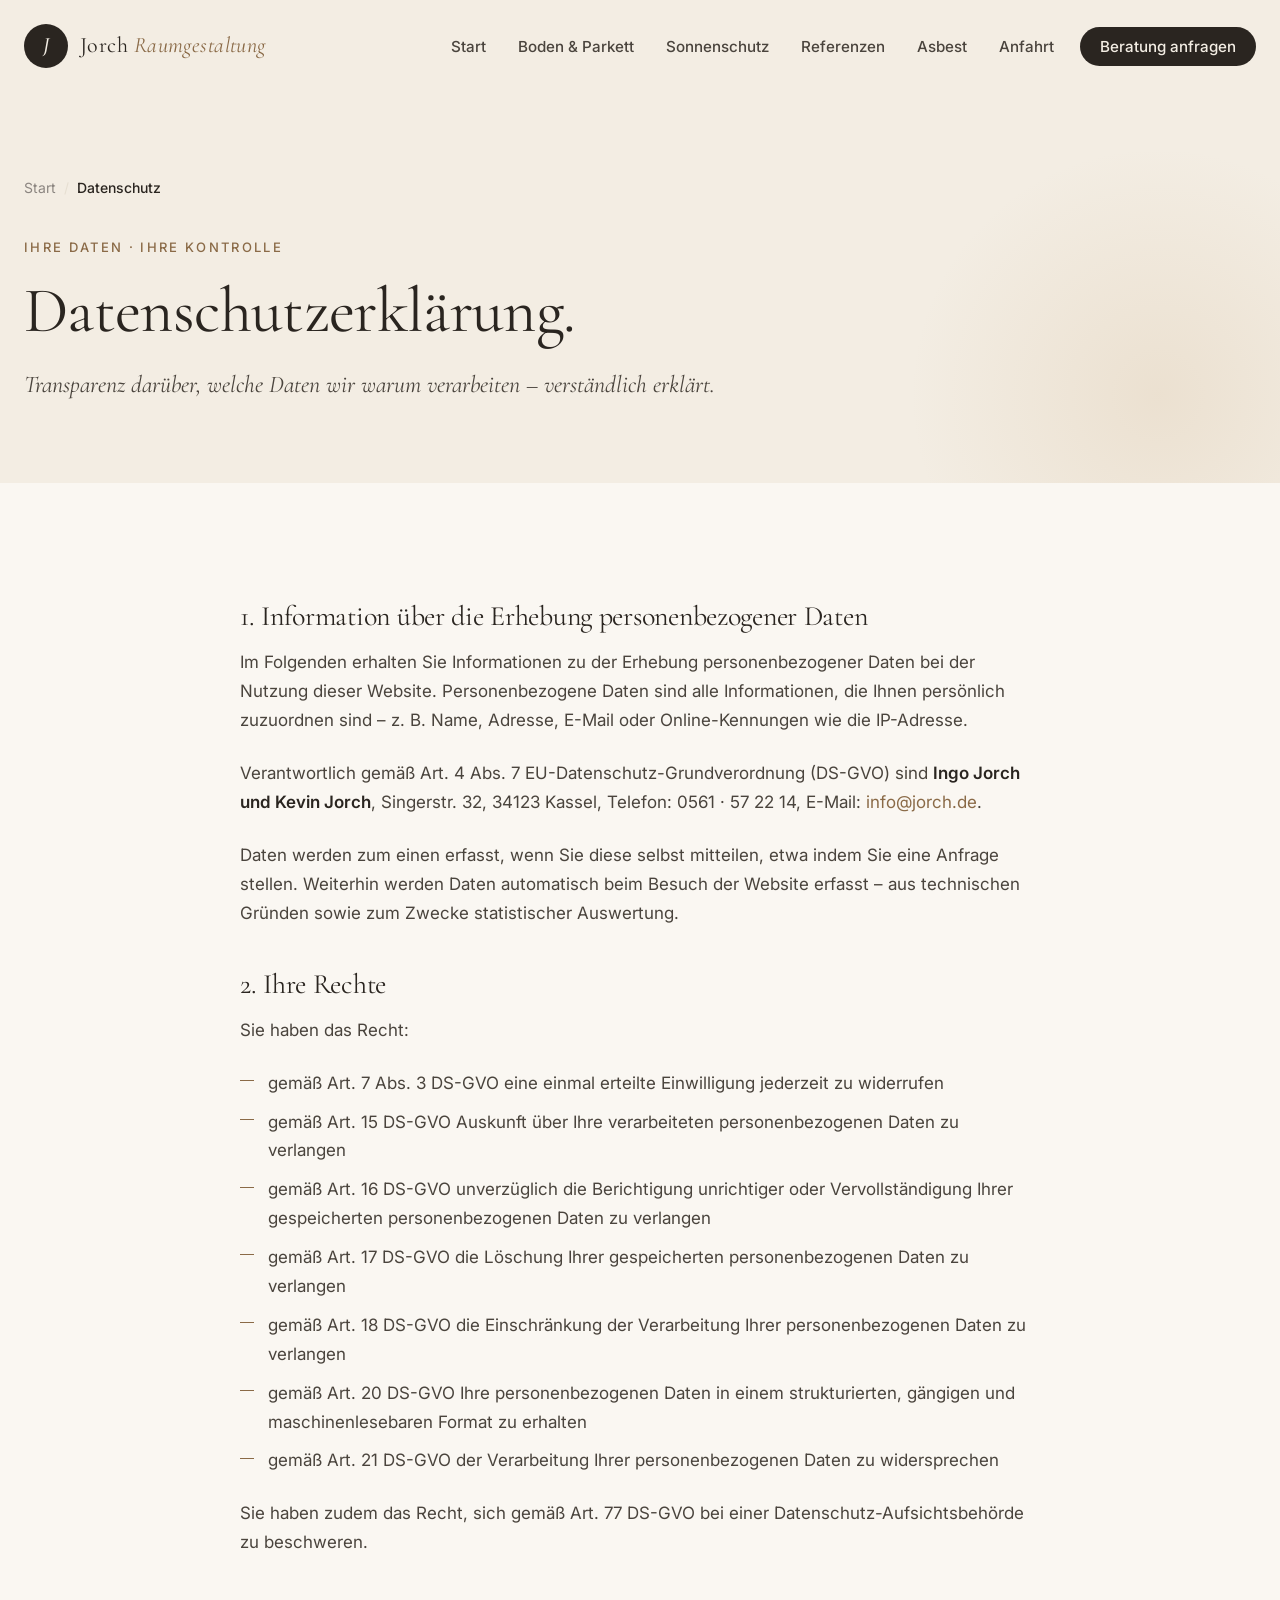
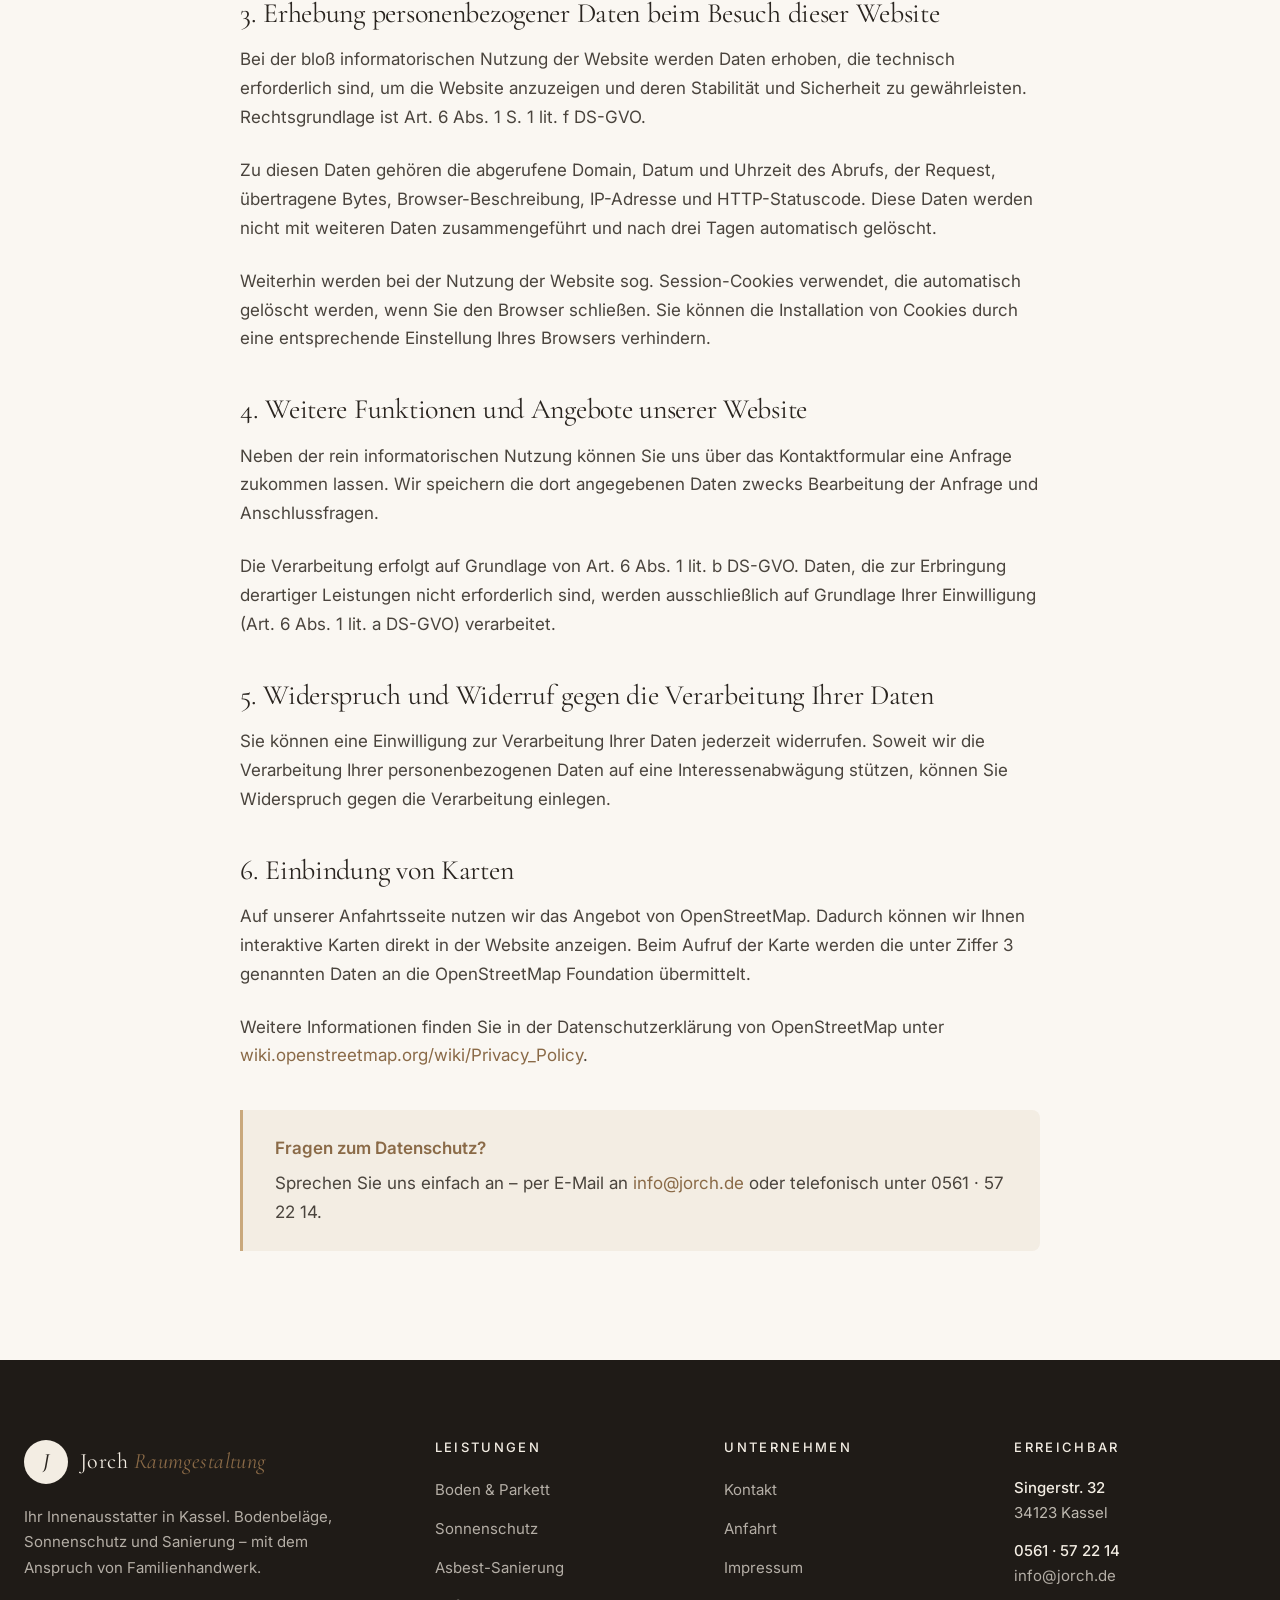
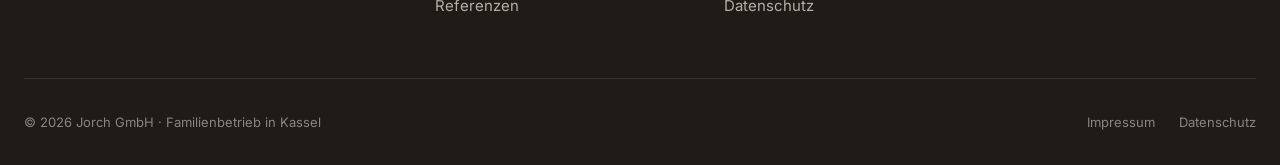
<file: datenschutz/index.html>
<!DOCTYPE html>
<html lang="de">
<head>
<meta charset="utf-8">
<meta name="viewport" content="width=device-width, initial-scale=1.0">
<title>Datenschutz · Jorch GmbH Kassel</title>
<meta name="description" content="Datenschutzerklärung der Jorch GmbH gemäß DS-GVO.">

<link rel="preconnect" href="https://fonts.googleapis.com">
<link rel="preconnect" href="https://fonts.gstatic.com" crossorigin>
<link href="https://fonts.googleapis.com/css2?family=Cormorant+Garamond:ital,wght@0,400;0,500;0,600;1,400;1,500&family=Inter:wght@400;500;600&display=swap" rel="stylesheet">
<link href="/assets/css/style.css" rel="stylesheet">
</head>
<body>

<header class="site-header">
  <div class="container">
    <nav class="nav">
      <a href="/index.html" class="brand">
        <span class="brand-mark">J</span>
        <span class="brand-name">Jorch <span>Raumgestaltung</span></span>
      </a>
      <ul class="nav-menu">
        <li><a href="/index.html">Start</a></li>
        <li><a href="/boden-parkett/index.html">Boden &amp; Parkett</a></li>
        <li><a href="/sonnenschutz/index.html">Sonnenschutz</a></li>
        <li><a href="/vorher-nachher/index.html">Referenzen</a></li>
        <li><a href="/asbest/index.html">Asbest</a></li>
        <li><a href="/anfahrt/index.html">Anfahrt</a></li>
        <li><a href="/kontakt/index.html" class="nav-cta">Beratung anfragen</a></li>
      </ul>
      <button class="nav-toggle" aria-label="Menü"><span></span></button>
    </nav>
  </div>
</header>

<section class="subpage-hero">
  <div class="container">
    <div class="subpage-hero-content fade-up">
      <div class="breadcrumb">
        <a href="/index.html">Start</a>
        <span class="breadcrumb-sep">/</span>
        <span class="breadcrumb-current">Datenschutz</span>
      </div>
      <span class="eyebrow">Ihre Daten · Ihre Kontrolle</span>
      <h1>Datenschutzerklärung.</h1>
      <p class="lede">Transparenz darüber, welche Daten wir warum verarbeiten – verständlich erklärt.</p>
    </div>
  </div>
</section>

<section class="subpage-content">
  <div class="container">
    <div class="content-block reveal">
      <h3>1. Information über die Erhebung personenbezogener Daten</h3>
      <p>Im Folgenden erhalten Sie Informationen zu der Erhebung personenbezogener Daten bei der Nutzung dieser Website. Personenbezogene Daten sind alle Informationen, die Ihnen persönlich zuzuordnen sind – z.&nbsp;B. Name, Adresse, E-Mail oder Online-Kennungen wie die IP-Adresse.</p>
      <p>Verantwortlich gemäß Art. 4 Abs. 7 EU-Datenschutz-Grundverordnung (DS-GVO) sind <strong>Ingo Jorch und Kevin Jorch</strong>, Singerstr. 32, 34123 Kassel, Telefon: 0561 · 57 22 14, E-Mail: <a href="mailto:info@jorch.de">info@jorch.de</a>.</p>
      <p>Daten werden zum einen erfasst, wenn Sie diese selbst mitteilen, etwa indem Sie eine Anfrage stellen. Weiterhin werden Daten automatisch beim Besuch der Website erfasst – aus technischen Gründen sowie zum Zwecke statistischer Auswertung.</p>

      <h3>2. Ihre Rechte</h3>
      <p>Sie haben das Recht:</p>
      <ul>
        <li>gemäß Art. 7 Abs. 3 DS-GVO eine einmal erteilte Einwilligung jederzeit zu widerrufen</li>
        <li>gemäß Art. 15 DS-GVO Auskunft über Ihre verarbeiteten personenbezogenen Daten zu verlangen</li>
        <li>gemäß Art. 16 DS-GVO unverzüglich die Berichtigung unrichtiger oder Vervollständigung Ihrer gespeicherten personenbezogenen Daten zu verlangen</li>
        <li>gemäß Art. 17 DS-GVO die Löschung Ihrer gespeicherten personenbezogenen Daten zu verlangen</li>
        <li>gemäß Art. 18 DS-GVO die Einschränkung der Verarbeitung Ihrer personenbezogenen Daten zu verlangen</li>
        <li>gemäß Art. 20 DS-GVO Ihre personenbezogenen Daten in einem strukturierten, gängigen und maschinenlesebaren Format zu erhalten</li>
        <li>gemäß Art. 21 DS-GVO der Verarbeitung Ihrer personenbezogenen Daten zu widersprechen</li>
      </ul>
      <p>Sie haben zudem das Recht, sich gemäß Art. 77 DS-GVO bei einer Datenschutz-Aufsichtsbehörde zu beschweren.</p>

      <h3>3. Erhebung personenbezogener Daten beim Besuch dieser Website</h3>
      <p>Bei der bloß informatorischen Nutzung der Website werden Daten erhoben, die technisch erforderlich sind, um die Website anzuzeigen und deren Stabilität und Sicherheit zu gewährleisten. Rechtsgrundlage ist Art. 6 Abs. 1 S. 1 lit. f DS-GVO.</p>
      <p>Zu diesen Daten gehören die abgerufene Domain, Datum und Uhrzeit des Abrufs, der Request, übertragene Bytes, Browser-Beschreibung, IP-Adresse und HTTP-Statuscode. Diese Daten werden nicht mit weiteren Daten zusammengeführt und nach drei Tagen automatisch gelöscht.</p>
      <p>Weiterhin werden bei der Nutzung der Website sog. Session-Cookies verwendet, die automatisch gelöscht werden, wenn Sie den Browser schließen. Sie können die Installation von Cookies durch eine entsprechende Einstellung Ihres Browsers verhindern.</p>

      <h3>4. Weitere Funktionen und Angebote unserer Website</h3>
      <p>Neben der rein informatorischen Nutzung können Sie uns über das Kontaktformular eine Anfrage zukommen lassen. Wir speichern die dort angegebenen Daten zwecks Bearbeitung der Anfrage und Anschlussfragen.</p>
      <p>Die Verarbeitung erfolgt auf Grundlage von Art. 6 Abs. 1 lit. b DS-GVO. Daten, die zur Erbringung derartiger Leistungen nicht erforderlich sind, werden ausschließlich auf Grundlage Ihrer Einwilligung (Art. 6 Abs. 1 lit. a DS-GVO) verarbeitet.</p>

      <h3>5. Widerspruch und Widerruf gegen die Verarbeitung Ihrer Daten</h3>
      <p>Sie können eine Einwilligung zur Verarbeitung Ihrer Daten jederzeit widerrufen. Soweit wir die Verarbeitung Ihrer personenbezogenen Daten auf eine Interessenabwägung stützen, können Sie Widerspruch gegen die Verarbeitung einlegen.</p>

      <h3>6. Einbindung von Karten</h3>
      <p>Auf unserer Anfahrtsseite nutzen wir das Angebot von OpenStreetMap. Dadurch können wir Ihnen interaktive Karten direkt in der Website anzeigen. Beim Aufruf der Karte werden die unter Ziffer 3 genannten Daten an die OpenStreetMap Foundation übermittelt.</p>
      <p>Weitere Informationen finden Sie in der Datenschutzerklärung von OpenStreetMap unter <a href="https://wiki.openstreetmap.org/wiki/Privacy_Policy" target="_blank" rel="noopener">wiki.openstreetmap.org/wiki/Privacy_Policy</a>.</p>

      <div class="notice" style="margin-top:2.5rem;">
        <strong>Fragen zum Datenschutz?</strong>
        Sprechen Sie uns einfach an – per E-Mail an <a href="mailto:info@jorch.de">info@jorch.de</a> oder telefonisch unter 0561 · 57 22 14.
      </div>
    </div>
  </div>
</section>

<footer class="site-footer">
  <div class="container">
    <div class="footer-grid">
      <div class="footer-brand">
        <div class="brand">
          <span class="brand-mark">J</span>
          <span class="brand-name">Jorch <span>Raumgestaltung</span></span>
        </div>
        <p>Ihr Innenausstatter in Kassel. Bodenbeläge, Sonnenschutz und Sanierung – mit dem Anspruch von Familienhandwerk.</p>
      </div>
      <div class="footer-col">
        <h4>Leistungen</h4>
        <ul>
          <li><a href="/boden-parkett/index.html">Boden &amp; Parkett</a></li>
          <li><a href="/sonnenschutz/index.html">Sonnenschutz</a></li>
          <li><a href="/asbest/index.html">Asbest-Sanierung</a></li>
          <li><a href="/vorher-nachher/index.html">Referenzen</a></li>
        </ul>
      </div>
      <div class="footer-col">
        <h4>Unternehmen</h4>
        <ul>
          <li><a href="/kontakt/index.html">Kontakt</a></li>
          <li><a href="/anfahrt/index.html">Anfahrt</a></li>
          <li><a href="/impressum/index.html">Impressum</a></li>
          <li><a href="/datenschutz/index.html">Datenschutz</a></li>
        </ul>
      </div>
      <div class="footer-col">
        <h4>Erreichbar</h4>
        <div class="footer-contact-line">
          <div>
            <strong>Singerstr. 32</strong>
            34123 Kassel
          </div>
        </div>
        <div class="footer-contact-line">
          <div>
            <strong>0561 · 57 22 14</strong>
            <a href="mailto:info@jorch.de">info@jorch.de</a>
          </div>
        </div>
      </div>
    </div>
    <div class="footer-bottom">
      <span>© 2026 Jorch GmbH · Familienbetrieb in Kassel</span>
      <div class="footer-bottom-links">
        <a href="/impressum/index.html">Impressum</a>
        <a href="/datenschutz/index.html">Datenschutz</a>
      </div>
    </div>
  </div>
</footer>

<script src="/assets/js/main.js"></script>
</body>
</html>
</file>
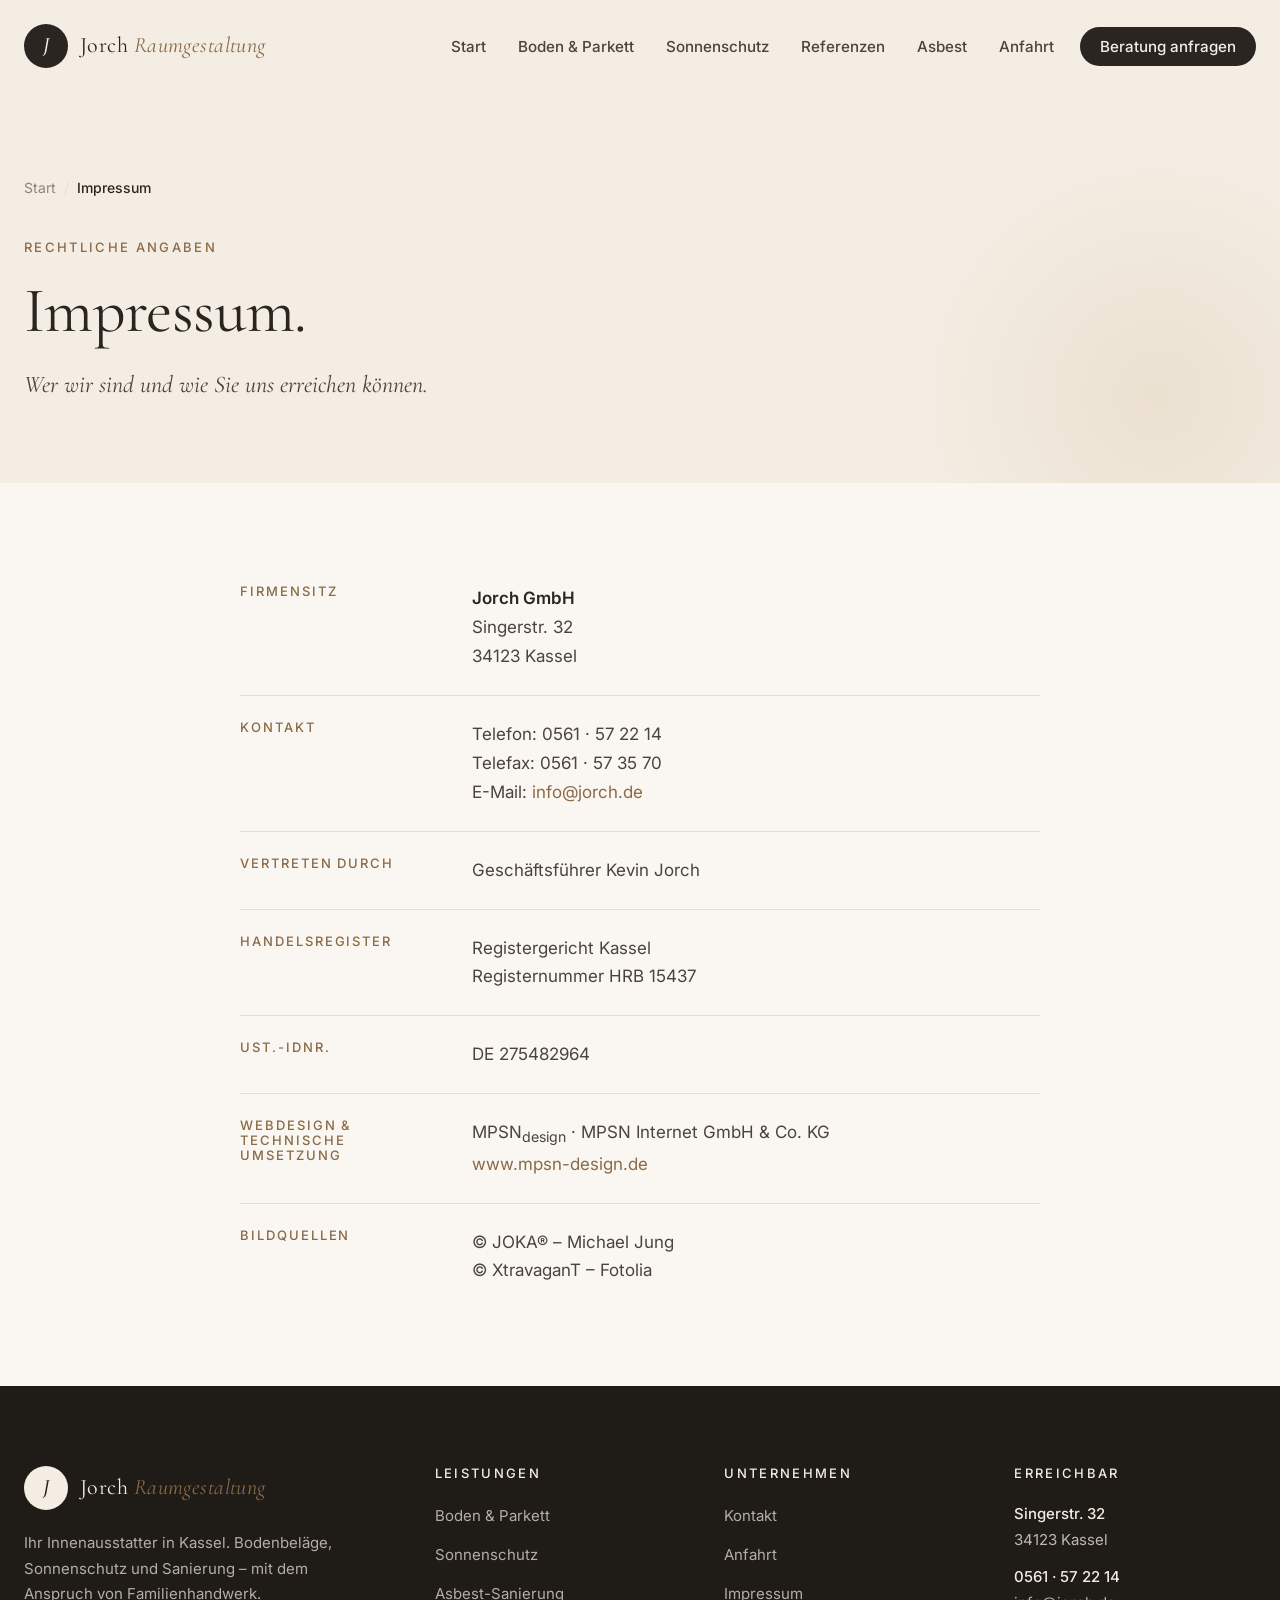
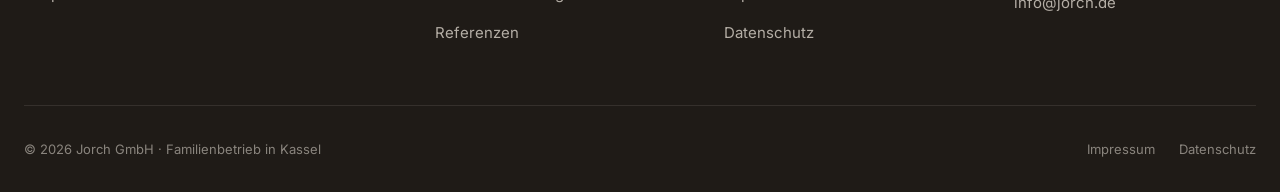
<file: impressum/index.html>
<!DOCTYPE html>
<html lang="de">
<head>
<meta charset="utf-8">
<meta name="viewport" content="width=device-width, initial-scale=1.0">
<title>Impressum · Jorch GmbH Kassel</title>
<meta name="description" content="Impressum der Jorch GmbH in Kassel.">

<link rel="preconnect" href="https://fonts.googleapis.com">
<link rel="preconnect" href="https://fonts.gstatic.com" crossorigin>
<link href="https://fonts.googleapis.com/css2?family=Cormorant+Garamond:ital,wght@0,400;0,500;0,600;1,400;1,500&family=Inter:wght@400;500;600&display=swap" rel="stylesheet">
<link href="/assets/css/style.css" rel="stylesheet">
</head>
<body>

<header class="site-header">
  <div class="container">
    <nav class="nav">
      <a href="/index.html" class="brand">
        <span class="brand-mark">J</span>
        <span class="brand-name">Jorch <span>Raumgestaltung</span></span>
      </a>
      <ul class="nav-menu">
        <li><a href="/index.html">Start</a></li>
        <li><a href="/boden-parkett/index.html">Boden &amp; Parkett</a></li>
        <li><a href="/sonnenschutz/index.html">Sonnenschutz</a></li>
        <li><a href="/vorher-nachher/index.html">Referenzen</a></li>
        <li><a href="/asbest/index.html">Asbest</a></li>
        <li><a href="/anfahrt/index.html">Anfahrt</a></li>
        <li><a href="/kontakt/index.html" class="nav-cta">Beratung anfragen</a></li>
      </ul>
      <button class="nav-toggle" aria-label="Menü"><span></span></button>
    </nav>
  </div>
</header>

<section class="subpage-hero">
  <div class="container">
    <div class="subpage-hero-content fade-up">
      <div class="breadcrumb">
        <a href="/index.html">Start</a>
        <span class="breadcrumb-sep">/</span>
        <span class="breadcrumb-current">Impressum</span>
      </div>
      <span class="eyebrow">Rechtliche Angaben</span>
      <h1>Impressum.</h1>
      <p class="lede">Wer wir sind und wie Sie uns erreichen können.</p>
    </div>
  </div>
</section>

<section class="subpage-content">
  <div class="container">
    <div class="content-block reveal">
      <div class="legal-section">
        <h4>Firmensitz</h4>
        <p><strong>Jorch GmbH</strong><br>Singerstr. 32<br>34123 Kassel</p>
      </div>

      <div class="legal-section">
        <h4>Kontakt</h4>
        <p>Telefon: 0561 · 57 22 14<br>Telefax: 0561 · 57 35 70<br>E-Mail: <a href="mailto:info@jorch.de">info@jorch.de</a></p>
      </div>

      <div class="legal-section">
        <h4>Vertreten durch</h4>
        <p>Geschäftsführer Kevin Jorch</p>
      </div>

      <div class="legal-section">
        <h4>Handelsregister</h4>
        <p>Registergericht Kassel<br>Registernummer HRB 15437</p>
      </div>

      <div class="legal-section">
        <h4>Ust.-IdNr.</h4>
        <p>DE 275482964</p>
      </div>

      <div class="legal-section">
        <h4>Webdesign &amp; technische Umsetzung</h4>
        <p>MPSN<sub>design</sub> · MPSN Internet GmbH &amp; Co. KG<br><a href="http://www.mpsn-design.de" target="_blank" rel="noopener">www.mpsn-design.de</a></p>
      </div>

      <div class="legal-section">
        <h4>Bildquellen</h4>
        <p>© JOKA® – Michael Jung<br>© XtravaganT – Fotolia</p>
      </div>
    </div>
  </div>
</section>

<footer class="site-footer">
  <div class="container">
    <div class="footer-grid">
      <div class="footer-brand">
        <div class="brand">
          <span class="brand-mark">J</span>
          <span class="brand-name">Jorch <span>Raumgestaltung</span></span>
        </div>
        <p>Ihr Innenausstatter in Kassel. Bodenbeläge, Sonnenschutz und Sanierung – mit dem Anspruch von Familienhandwerk.</p>
      </div>
      <div class="footer-col">
        <h4>Leistungen</h4>
        <ul>
          <li><a href="/boden-parkett/index.html">Boden &amp; Parkett</a></li>
          <li><a href="/sonnenschutz/index.html">Sonnenschutz</a></li>
          <li><a href="/asbest/index.html">Asbest-Sanierung</a></li>
          <li><a href="/vorher-nachher/index.html">Referenzen</a></li>
        </ul>
      </div>
      <div class="footer-col">
        <h4>Unternehmen</h4>
        <ul>
          <li><a href="/kontakt/index.html">Kontakt</a></li>
          <li><a href="/anfahrt/index.html">Anfahrt</a></li>
          <li><a href="/impressum/index.html">Impressum</a></li>
          <li><a href="/datenschutz/index.html">Datenschutz</a></li>
        </ul>
      </div>
      <div class="footer-col">
        <h4>Erreichbar</h4>
        <div class="footer-contact-line">
          <div>
            <strong>Singerstr. 32</strong>
            34123 Kassel
          </div>
        </div>
        <div class="footer-contact-line">
          <div>
            <strong>0561 · 57 22 14</strong>
            <a href="mailto:info@jorch.de">info@jorch.de</a>
          </div>
        </div>
      </div>
    </div>
    <div class="footer-bottom">
      <span>© 2026 Jorch GmbH · Familienbetrieb in Kassel</span>
      <div class="footer-bottom-links">
        <a href="/impressum/index.html">Impressum</a>
        <a href="/datenschutz/index.html">Datenschutz</a>
      </div>
    </div>
  </div>
</footer>

<script src="/assets/js/main.js"></script>
</body>
</html>
</file>
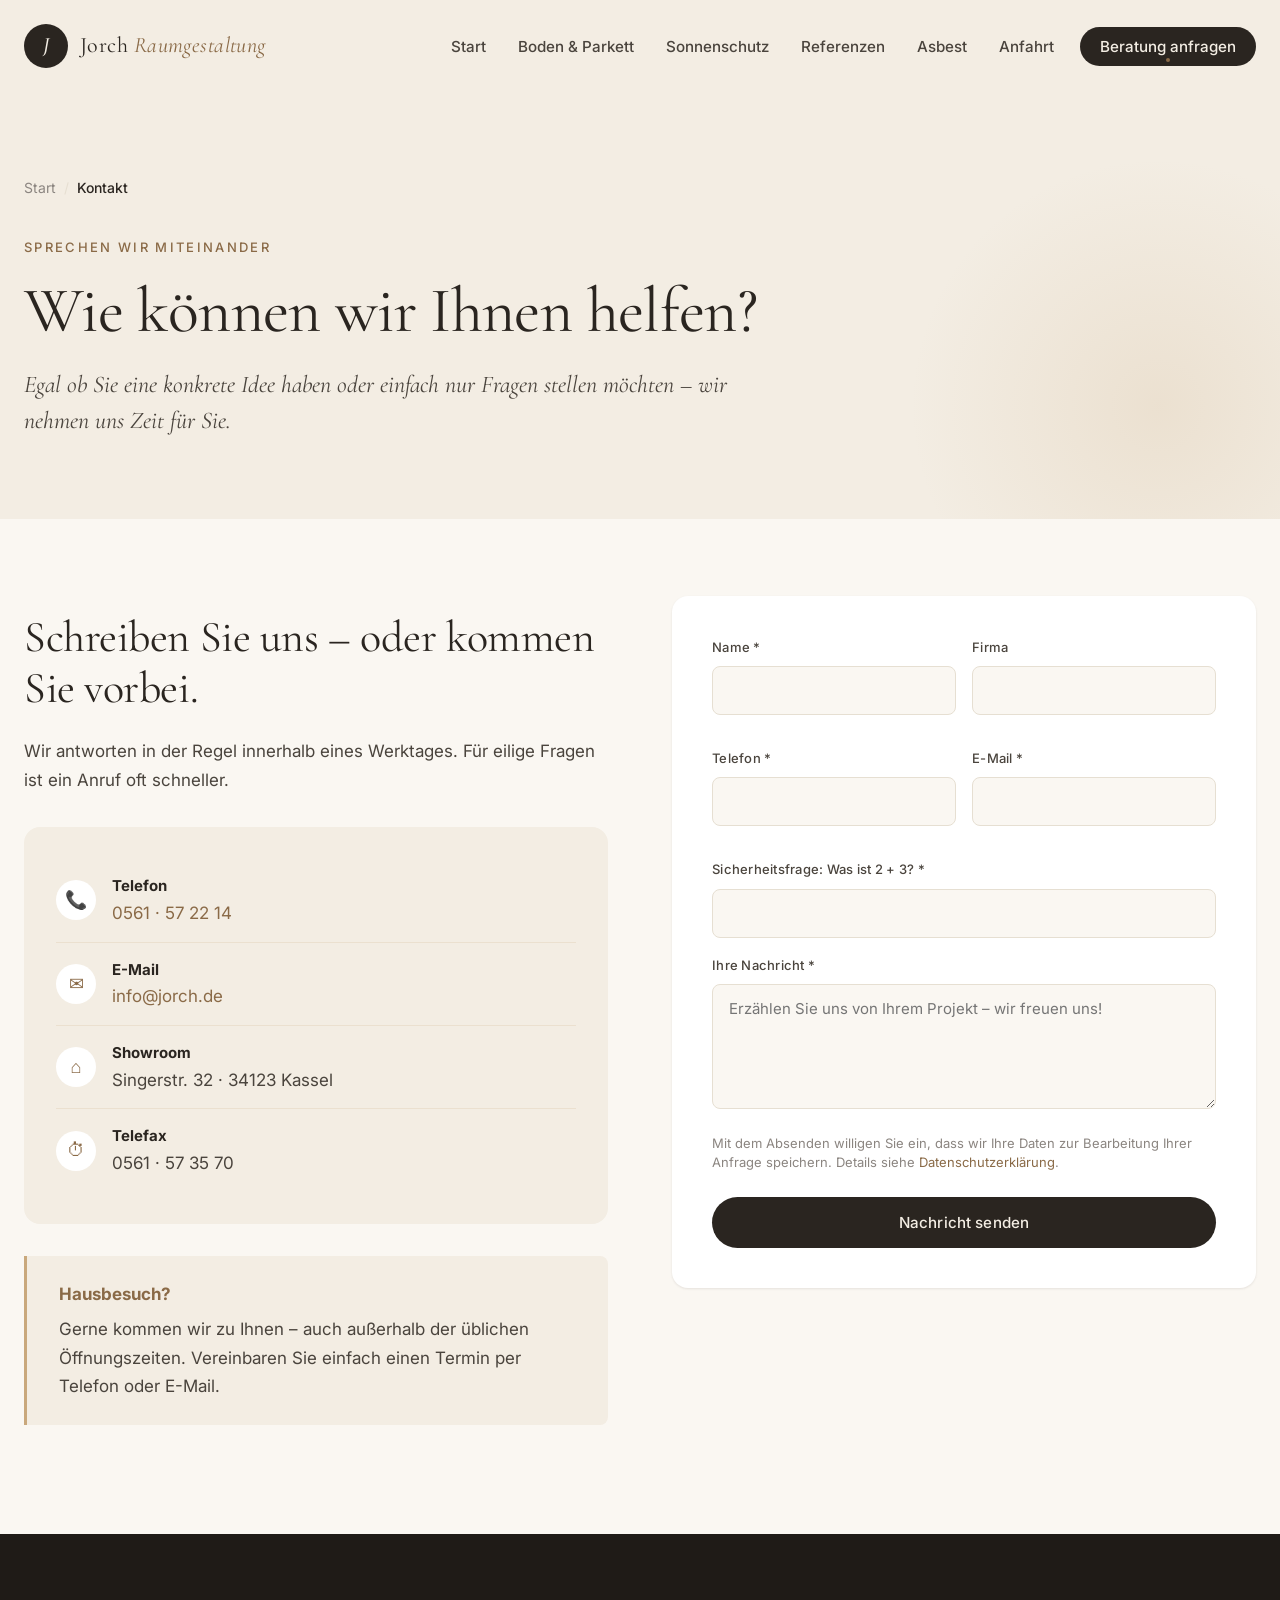
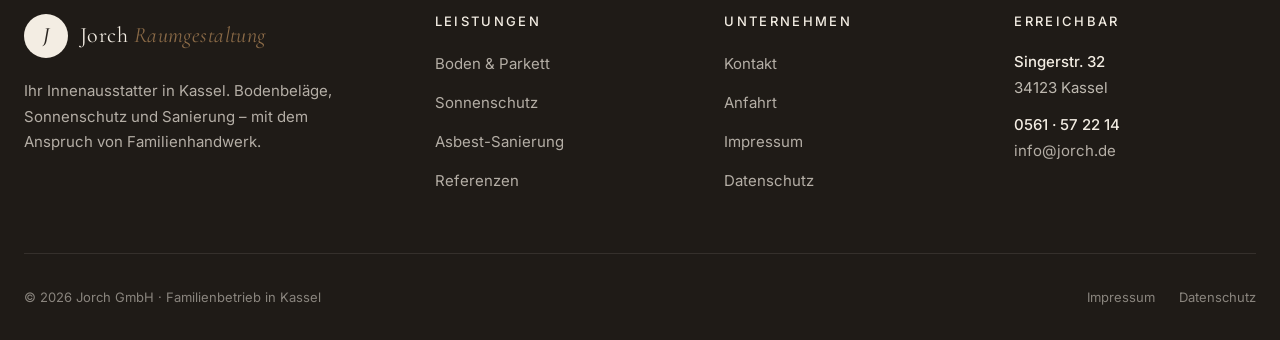
<file: kontakt/index.html>
<!DOCTYPE html>
<html lang="de">
<head>
<meta charset="utf-8">
<meta name="viewport" content="width=device-width, initial-scale=1.0">
<title>Kontakt · Jorch GmbH Kassel</title>
<meta name="description" content="Kontaktieren Sie die Jorch GmbH in Kassel. Persönliche Beratung zu Bodenbelägen, Sonnenschutz und Sanierung – telefonisch, per E-Mail oder im Showroom.">

<link rel="preconnect" href="https://fonts.googleapis.com">
<link rel="preconnect" href="https://fonts.gstatic.com" crossorigin>
<link href="https://fonts.googleapis.com/css2?family=Cormorant+Garamond:ital,wght@0,400;0,500;0,600;1,400;1,500&family=Inter:wght@400;500;600&display=swap" rel="stylesheet">
<link href="/assets/css/style.css" rel="stylesheet">
</head>
<body>

<header class="site-header">
  <div class="container">
    <nav class="nav">
      <a href="/index.html" class="brand">
        <span class="brand-mark">J</span>
        <span class="brand-name">Jorch <span>Raumgestaltung</span></span>
      </a>
      <ul class="nav-menu">
        <li><a href="/index.html">Start</a></li>
        <li><a href="/boden-parkett/index.html">Boden &amp; Parkett</a></li>
        <li><a href="/sonnenschutz/index.html">Sonnenschutz</a></li>
        <li><a href="/vorher-nachher/index.html">Referenzen</a></li>
        <li><a href="/asbest/index.html">Asbest</a></li>
        <li><a href="/anfahrt/index.html">Anfahrt</a></li>
        <li><a href="/kontakt/index.html" class="nav-cta active">Beratung anfragen</a></li>
      </ul>
      <button class="nav-toggle" aria-label="Menü"><span></span></button>
    </nav>
  </div>
</header>

<section class="subpage-hero">
  <div class="container">
    <div class="subpage-hero-content fade-up">
      <div class="breadcrumb">
        <a href="/index.html">Start</a>
        <span class="breadcrumb-sep">/</span>
        <span class="breadcrumb-current">Kontakt</span>
      </div>
      <span class="eyebrow">Sprechen wir miteinander</span>
      <h1>Wie können wir Ihnen helfen?</h1>
      <p class="lede">Egal ob Sie eine konkrete Idee haben oder einfach nur Fragen stellen möchten – wir nehmen uns Zeit für Sie.</p>
    </div>
  </div>
</section>

<section class="subpage-content">
  <div class="container">
    <div class="contact-grid">
      <div class="contact-info reveal">
        <h2>Schreiben Sie uns – oder kommen Sie vorbei.</h2>
        <p>Wir antworten in der Regel innerhalb eines Werktages. Für eilige Fragen ist ein Anruf oft schneller.</p>

        <div class="contact-card">
          <div class="contact-line">
            <div class="contact-line-icon">📞</div>
            <div class="contact-line-text">
              <strong>Telefon</strong>
              <a href="tel:0561572214">0561 · 57 22 14</a>
            </div>
          </div>
          <div class="contact-line">
            <div class="contact-line-icon">✉</div>
            <div class="contact-line-text">
              <strong>E-Mail</strong>
              <a href="mailto:info@jorch.de">info@jorch.de</a>
            </div>
          </div>
          <div class="contact-line">
            <div class="contact-line-icon">⌂</div>
            <div class="contact-line-text">
              <strong>Showroom</strong>
              <span>Singerstr. 32 · 34123 Kassel</span>
            </div>
          </div>
          <div class="contact-line">
            <div class="contact-line-icon">⏱</div>
            <div class="contact-line-text">
              <strong>Telefax</strong>
              <span>0561 · 57 35 70</span>
            </div>
          </div>
        </div>

        <div class="notice" style="margin-top:2rem;">
          <strong>Hausbesuch?</strong>
          Gerne kommen wir zu Ihnen – auch außerhalb der üblichen Öffnungszeiten. Vereinbaren Sie einfach einen Termin per Telefon oder E-Mail.
        </div>
      </div>

      <form class="form reveal" action="#form-message" method="post">
        <div style="display:none;">
          <label for="check">Spam-Check</label>
          <input type="text" name="check" id="check" autocomplete="off">
        </div>
        <input type="hidden" name="send" value="1">

        <div class="form-row">
          <div class="form-group">
            <label for="name">Name *</label>
            <input type="text" name="Name" id="name" required>
          </div>
          <div class="form-group">
            <label for="firma">Firma</label>
            <input type="text" name="Firma" id="firma">
          </div>
        </div>

        <div class="form-row">
          <div class="form-group">
            <label for="telefon">Telefon *</label>
            <input type="tel" name="Telefon" id="telefon" required>
          </div>
          <div class="form-group">
            <label for="email">E-Mail *</label>
            <input type="email" name="E-Mail" id="email" required>
          </div>
        </div>

        <div class="form-group">
          <label for="security">Sicherheitsfrage: Was ist 2 + 3? *</label>
          <input type="text" name="company" id="security" required>
        </div>

        <div class="form-group">
          <label for="message">Ihre Nachricht *</label>
          <textarea name="Nachricht" id="message" rows="5" required placeholder="Erzählen Sie uns von Ihrem Projekt – wir freuen uns!"></textarea>
        </div>

        <p class="form-consent">
          Mit dem Absenden willigen Sie ein, dass wir Ihre Daten zur Bearbeitung Ihrer Anfrage speichern. Details siehe <a href="/datenschutz/index.html">Datenschutzerklärung</a>.
        </p>

        <button type="submit" class="btn btn-primary">Nachricht senden</button>
      </form>
    </div>
  </div>
</section>

<footer class="site-footer">
  <div class="container">
    <div class="footer-grid">
      <div class="footer-brand">
        <div class="brand">
          <span class="brand-mark">J</span>
          <span class="brand-name">Jorch <span>Raumgestaltung</span></span>
        </div>
        <p>Ihr Innenausstatter in Kassel. Bodenbeläge, Sonnenschutz und Sanierung – mit dem Anspruch von Familienhandwerk.</p>
      </div>
      <div class="footer-col">
        <h4>Leistungen</h4>
        <ul>
          <li><a href="/boden-parkett/index.html">Boden &amp; Parkett</a></li>
          <li><a href="/sonnenschutz/index.html">Sonnenschutz</a></li>
          <li><a href="/asbest/index.html">Asbest-Sanierung</a></li>
          <li><a href="/vorher-nachher/index.html">Referenzen</a></li>
        </ul>
      </div>
      <div class="footer-col">
        <h4>Unternehmen</h4>
        <ul>
          <li><a href="/kontakt/index.html">Kontakt</a></li>
          <li><a href="/anfahrt/index.html">Anfahrt</a></li>
          <li><a href="/impressum/index.html">Impressum</a></li>
          <li><a href="/datenschutz/index.html">Datenschutz</a></li>
        </ul>
      </div>
      <div class="footer-col">
        <h4>Erreichbar</h4>
        <div class="footer-contact-line">
          <div>
            <strong>Singerstr. 32</strong>
            34123 Kassel
          </div>
        </div>
        <div class="footer-contact-line">
          <div>
            <strong>0561 · 57 22 14</strong>
            <a href="mailto:info@jorch.de">info@jorch.de</a>
          </div>
        </div>
      </div>
    </div>
    <div class="footer-bottom">
      <span>© 2026 Jorch GmbH · Familienbetrieb in Kassel</span>
      <div class="footer-bottom-links">
        <a href="/impressum/index.html">Impressum</a>
        <a href="/datenschutz/index.html">Datenschutz</a>
      </div>
    </div>
  </div>
</footer>

<script src="/assets/js/main.js"></script>
</body>
</html>
</file>
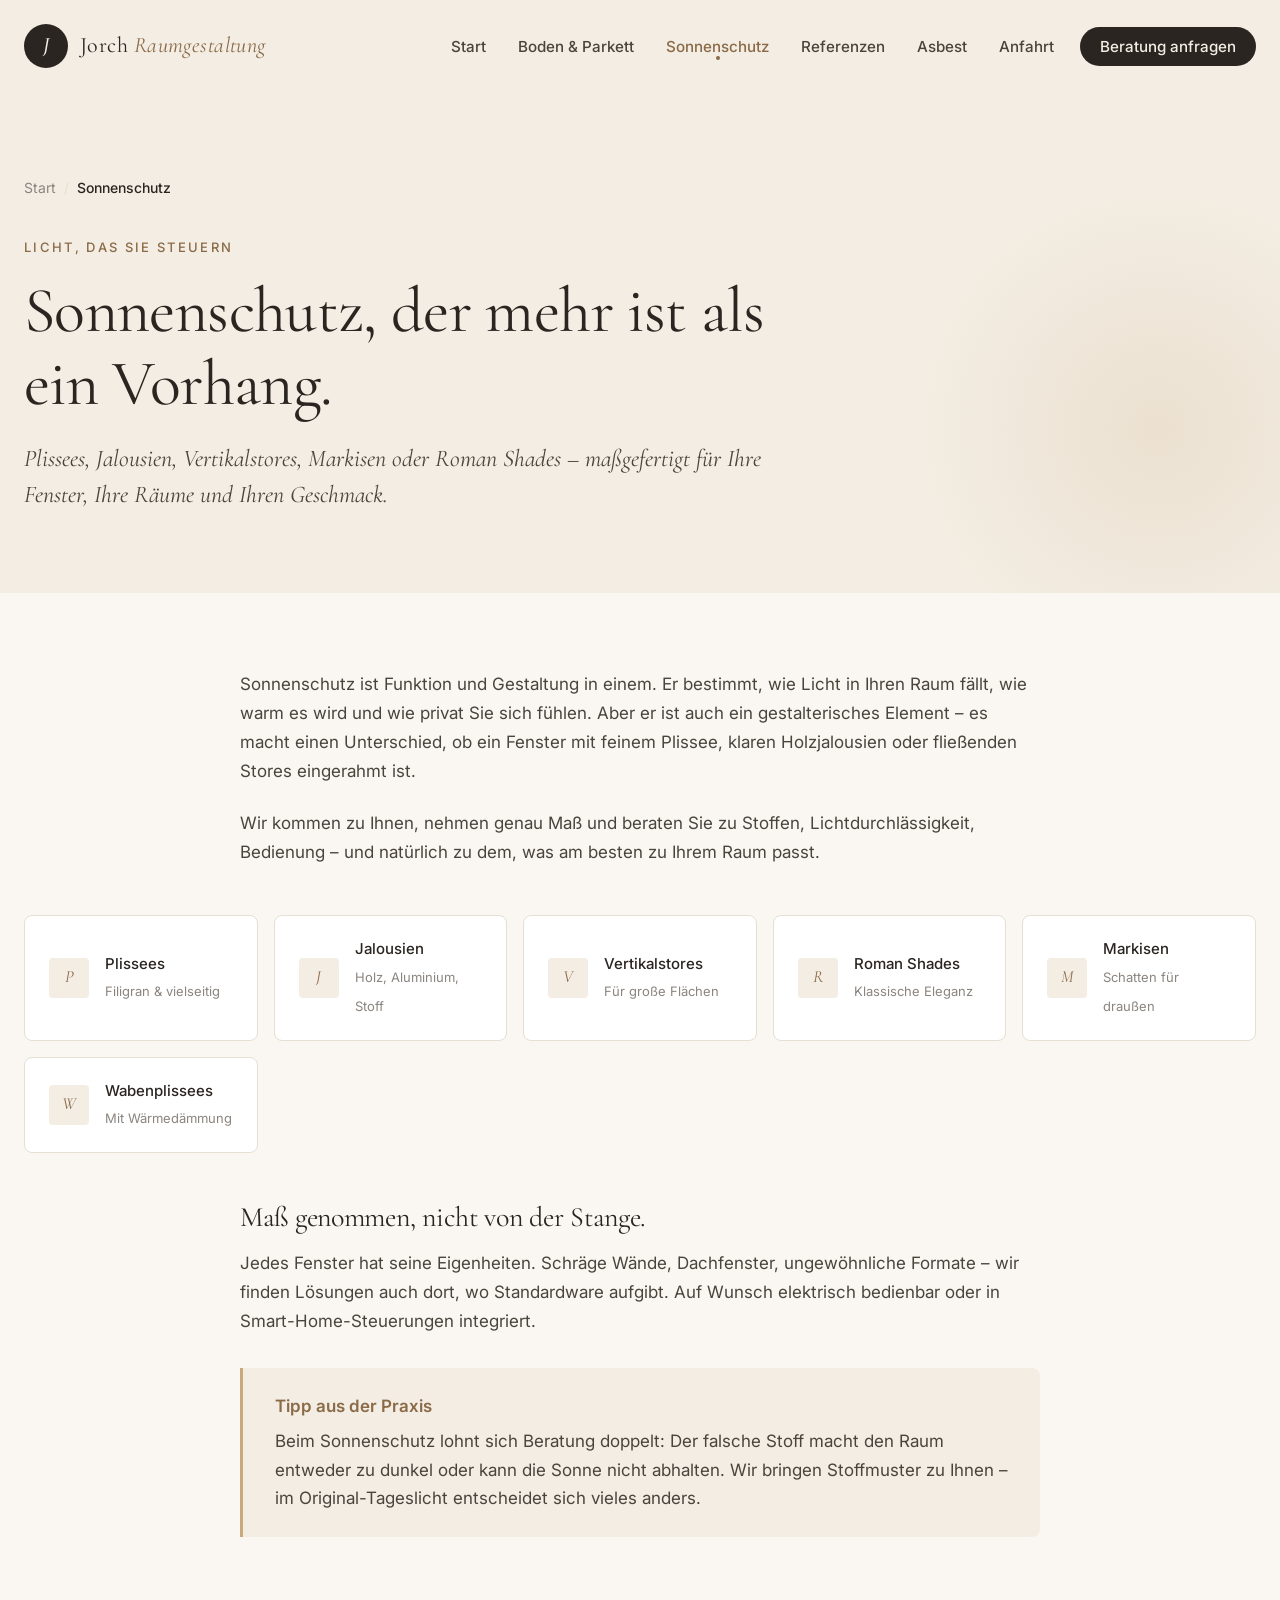
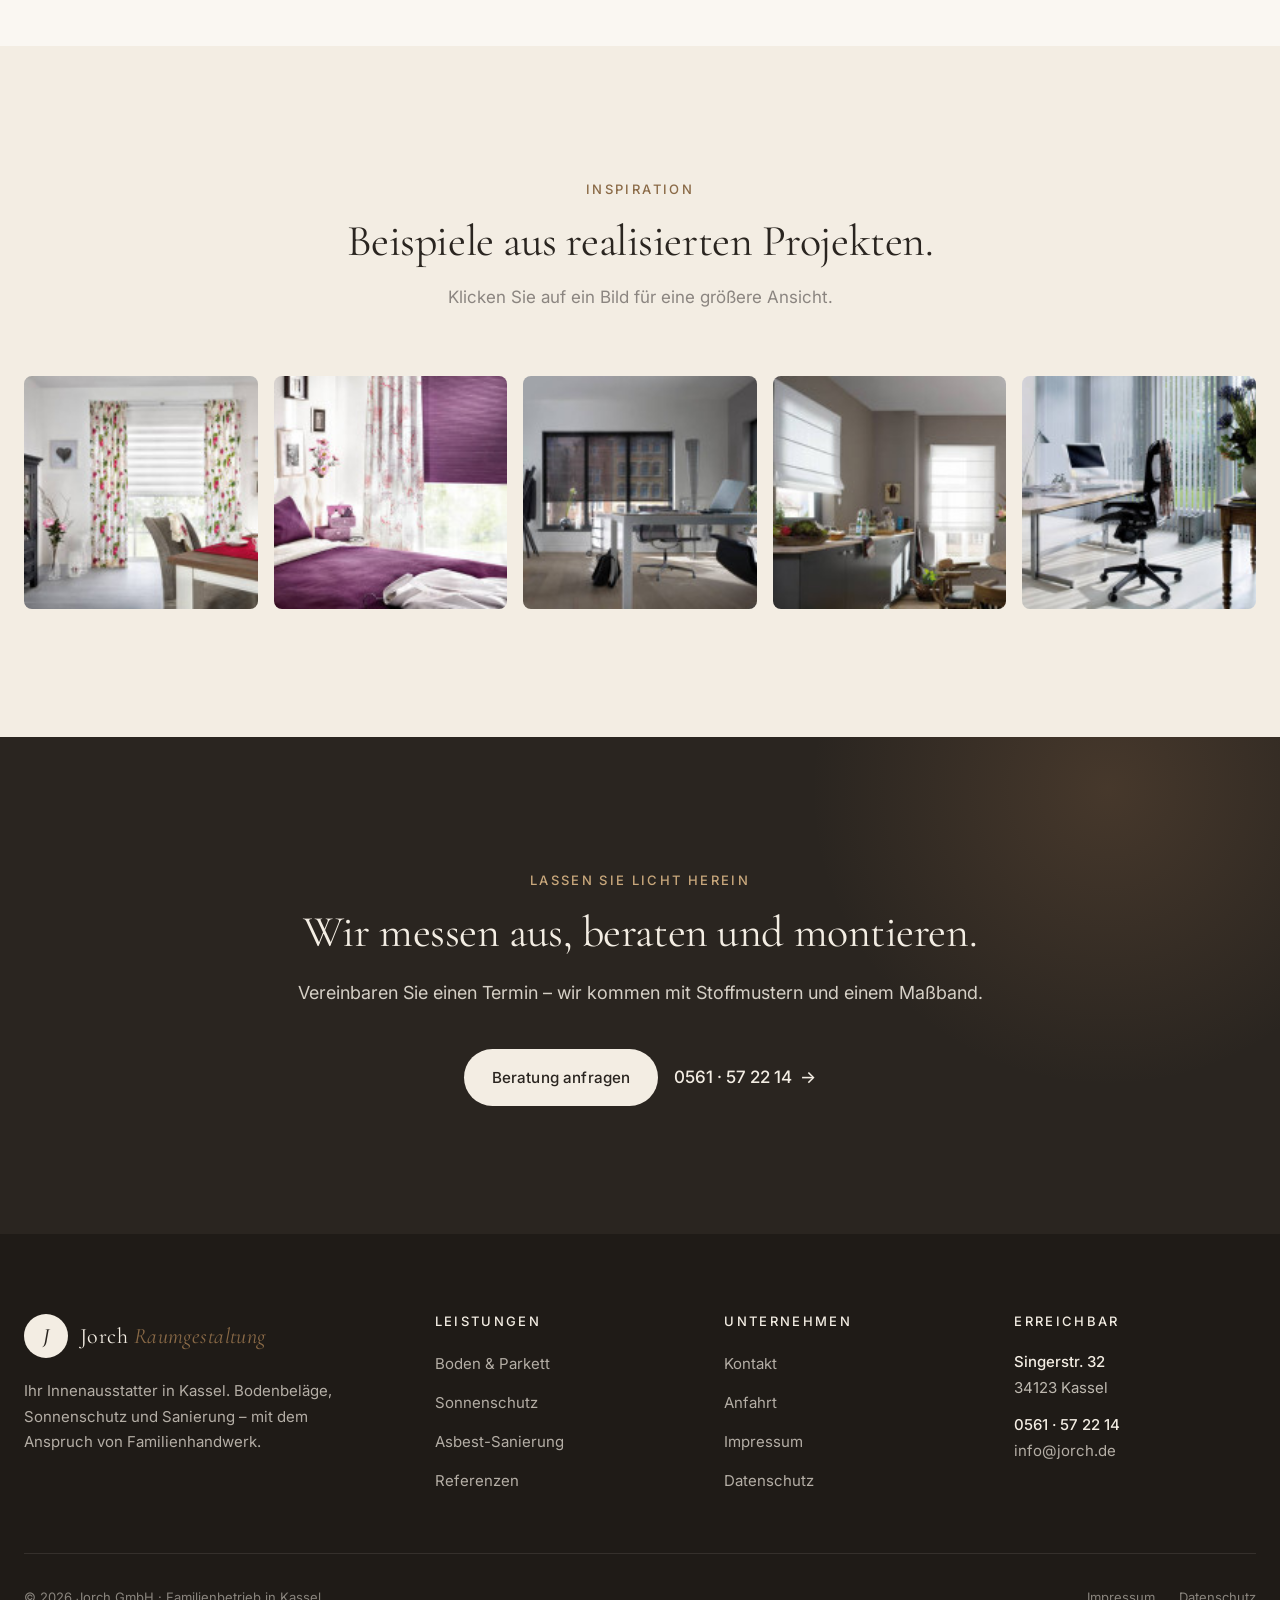
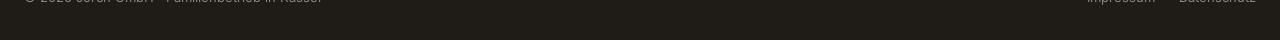
<file: sonnenschutz/index.html>
<!DOCTYPE html>
<html lang="de">
<head>
<meta charset="utf-8">
<meta name="viewport" content="width=device-width, initial-scale=1.0">
<title>Sonnenschutz · Jorch GmbH Kassel</title>
<meta name="description" content="Maßgefertigter Sonnenschutz in Kassel: Plissees, Jalousien, Vertikalstores, Markisen und Roman Shades. Persönliche Beratung und fachgerechte Montage.">

<link rel="preconnect" href="https://fonts.googleapis.com">
<link rel="preconnect" href="https://fonts.gstatic.com" crossorigin>
<link href="https://fonts.googleapis.com/css2?family=Cormorant+Garamond:ital,wght@0,400;0,500;0,600;1,400;1,500&family=Inter:wght@400;500;600&display=swap" rel="stylesheet">
<link href="/assets/css/style.css" rel="stylesheet">
</head>
<body>

<header class="site-header">
  <div class="container">
    <nav class="nav">
      <a href="/index.html" class="brand">
        <span class="brand-mark">J</span>
        <span class="brand-name">Jorch <span>Raumgestaltung</span></span>
      </a>
      <ul class="nav-menu">
        <li><a href="/index.html">Start</a></li>
        <li><a href="/boden-parkett/index.html">Boden &amp; Parkett</a></li>
        <li><a href="/sonnenschutz/index.html" class="active">Sonnenschutz</a></li>
        <li><a href="/vorher-nachher/index.html">Referenzen</a></li>
        <li><a href="/asbest/index.html">Asbest</a></li>
        <li><a href="/anfahrt/index.html">Anfahrt</a></li>
        <li><a href="/kontakt/index.html" class="nav-cta">Beratung anfragen</a></li>
      </ul>
      <button class="nav-toggle" aria-label="Menü"><span></span></button>
    </nav>
  </div>
</header>

<section class="subpage-hero">
  <div class="container">
    <div class="subpage-hero-content fade-up">
      <div class="breadcrumb">
        <a href="/index.html">Start</a>
        <span class="breadcrumb-sep">/</span>
        <span class="breadcrumb-current">Sonnenschutz</span>
      </div>
      <span class="eyebrow">Licht, das Sie steuern</span>
      <h1>Sonnenschutz, der mehr ist als ein Vorhang.</h1>
      <p class="lede">Plissees, Jalousien, Vertikalstores, Markisen oder Roman Shades – maßgefertigt für Ihre Fenster, Ihre Räume und Ihren Geschmack.</p>
    </div>
  </div>
</section>

<section class="subpage-content">
  <div class="container">
    <div class="content-block reveal">
      <p>Sonnenschutz ist Funktion und Gestaltung in einem. Er bestimmt, wie Licht in Ihren Raum fällt, wie warm es wird und wie privat Sie sich fühlen. Aber er ist auch ein gestalterisches Element – es macht einen Unterschied, ob ein Fenster mit feinem Plissee, klaren Holzjalousien oder fließenden Stores eingerahmt ist.</p>
      <p>Wir kommen zu Ihnen, nehmen genau Maß und beraten Sie zu Stoffen, Lichtdurchlässigkeit, Bedienung – und natürlich zu dem, was am besten zu Ihrem Raum passt.</p>
    </div>

    <div class="materials reveal">
      <div class="material-chip">
        <div class="material-chip-icon">P</div>
        <div>
          <strong>Plissees</strong>
          <span>Filigran &amp; vielseitig</span>
        </div>
      </div>
      <div class="material-chip">
        <div class="material-chip-icon">J</div>
        <div>
          <strong>Jalousien</strong>
          <span>Holz, Aluminium, Stoff</span>
        </div>
      </div>
      <div class="material-chip">
        <div class="material-chip-icon">V</div>
        <div>
          <strong>Vertikalstores</strong>
          <span>Für große Flächen</span>
        </div>
      </div>
      <div class="material-chip">
        <div class="material-chip-icon">R</div>
        <div>
          <strong>Roman Shades</strong>
          <span>Klassische Eleganz</span>
        </div>
      </div>
      <div class="material-chip">
        <div class="material-chip-icon">M</div>
        <div>
          <strong>Markisen</strong>
          <span>Schatten für draußen</span>
        </div>
      </div>
      <div class="material-chip">
        <div class="material-chip-icon">W</div>
        <div>
          <strong>Wabenplissees</strong>
          <span>Mit Wärmedämmung</span>
        </div>
      </div>
    </div>

    <div class="content-block reveal">
      <h3>Maß genommen, nicht von der Stange.</h3>
      <p>Jedes Fenster hat seine Eigenheiten. Schräge Wände, Dachfenster, ungewöhnliche Formate – wir finden Lösungen auch dort, wo Standardware aufgibt. Auf Wunsch elektrisch bedienbar oder in Smart-Home-Steuerungen integriert.</p>

      <div class="notice">
        <strong>Tipp aus der Praxis</strong>
        Beim Sonnenschutz lohnt sich Beratung doppelt: Der falsche Stoff macht den Raum entweder zu dunkel oder kann die Sonne nicht abhalten. Wir bringen Stoffmuster zu Ihnen – im Original-Tageslicht entscheidet sich vieles anders.
      </div>
    </div>
  </div>
</section>

<section class="showcase section">
  <div class="container">
    <div class="section-head reveal">
      <span class="eyebrow">Inspiration</span>
      <h2>Beispiele aus realisierten Projekten.</h2>
      <p>Klicken Sie auf ein Bild für eine größere Ansicht.</p>
    </div>
    <div class="product-gallery reveal">
      <a href="/upload/Sonnenschutz/GAR_Classic_Jardin_214-331_SON_Classic_StLucia_Wabenplissee_Duo_Color_Ad_P_4004_rau.jpg" data-lightbox class="product-tile">
        <img src="/cache/Sonnenschutz_GAR_Classic_Jardin_214-331_SON_Classic_StLucia_Wabenplissee_Duo_Color_Ad_P_4004_rau_fa4a188af3d2b72379c243bb89a29f39.jpg" alt="Wabenplissee Duo Color">
        <div class="product-tile-overlay"><span>+</span></div>
      </a>
      <a href="/upload/Sonnenschutz/GAR_Classic_Mariposa_214_362_SON_Classic_StLucia_Wabenplissee_Duo_Color_Ad_P_4004_1.jpg" data-lightbox class="product-tile">
        <img src="/cache/Sonnenschutz_GAR_Classic_Mariposa_214_362_SON_Classic_StLucia_Wabenplissee_Duo_Color_Ad_P_4004_1_2e7a145f3c962c44e283daf85a1c7932.jpg" alt="Mariposa Wabenplissee">
        <div class="product-tile-overlay"><span>+</span></div>
      </a>
      <a href="/upload/Sonnenschutz/GAR_Sonnenschutz_St.Tropez_Jalousien.jpg" data-lightbox class="product-tile">
        <img src="/cache/Sonnenschutz_GAR_Sonnenschutz_St.Tropez_Jalousien_31cec1ada97b0bb0225c5349b1d3d1ec.jpg" alt="St. Tropez Jalousien">
        <div class="product-tile-overlay"><span>+</span></div>
      </a>
      <a href="/upload/Sonnenschutz/GAR_Sonnenschutz_St.Tropez_Roman_Shades.jpg" data-lightbox class="product-tile">
        <img src="/cache/Sonnenschutz_GAR_Sonnenschutz_St.Tropez_Roman_Shades_d83bd64cdfca1f385e572c3425bbd17e.jpg" alt="Roman Shades">
        <div class="product-tile-overlay"><span>+</span></div>
      </a>
      <a href="/upload/Sonnenschutz/GAR_Sonnenschutz_St.Tropez_Vertikal-Stores.jpg" data-lightbox class="product-tile">
        <img src="/cache/Sonnenschutz_GAR_Sonnenschutz_St.Tropez_Vertikal-Stores_b1b726e63ecf1c4fa5aa0a718d30c77c.jpg" alt="Vertikalstores">
        <div class="product-tile-overlay"><span>+</span></div>
      </a>
    </div>
  </div>
</section>

<section class="cta-banner section">
  <div class="container">
    <div class="cta-content reveal">
      <span class="eyebrow" style="color: var(--color-clay);">Lassen Sie Licht herein</span>
      <h2>Wir messen aus, beraten und montieren.</h2>
      <p>Vereinbaren Sie einen Termin – wir kommen mit Stoffmustern und einem Maßband.</p>
      <div class="hero-actions" style="justify-content:center;">
        <a href="/kontakt/index.html" class="btn btn-primary">Beratung anfragen</a>
        <a href="tel:0561572214" class="btn-link" style="color: var(--color-cream);">0561 · 57 22 14</a>
      </div>
    </div>
  </div>
</section>

<footer class="site-footer">
  <div class="container">
    <div class="footer-grid">
      <div class="footer-brand">
        <div class="brand">
          <span class="brand-mark">J</span>
          <span class="brand-name">Jorch <span>Raumgestaltung</span></span>
        </div>
        <p>Ihr Innenausstatter in Kassel. Bodenbeläge, Sonnenschutz und Sanierung – mit dem Anspruch von Familienhandwerk.</p>
      </div>
      <div class="footer-col">
        <h4>Leistungen</h4>
        <ul>
          <li><a href="/boden-parkett/index.html">Boden &amp; Parkett</a></li>
          <li><a href="/sonnenschutz/index.html">Sonnenschutz</a></li>
          <li><a href="/asbest/index.html">Asbest-Sanierung</a></li>
          <li><a href="/vorher-nachher/index.html">Referenzen</a></li>
        </ul>
      </div>
      <div class="footer-col">
        <h4>Unternehmen</h4>
        <ul>
          <li><a href="/kontakt/index.html">Kontakt</a></li>
          <li><a href="/anfahrt/index.html">Anfahrt</a></li>
          <li><a href="/impressum/index.html">Impressum</a></li>
          <li><a href="/datenschutz/index.html">Datenschutz</a></li>
        </ul>
      </div>
      <div class="footer-col">
        <h4>Erreichbar</h4>
        <div class="footer-contact-line">
          <div>
            <strong>Singerstr. 32</strong>
            34123 Kassel
          </div>
        </div>
        <div class="footer-contact-line">
          <div>
            <strong>0561 · 57 22 14</strong>
            <a href="mailto:info@jorch.de">info@jorch.de</a>
          </div>
        </div>
      </div>
    </div>
    <div class="footer-bottom">
      <span>© 2026 Jorch GmbH · Familienbetrieb in Kassel</span>
      <div class="footer-bottom-links">
        <a href="/impressum/index.html">Impressum</a>
        <a href="/datenschutz/index.html">Datenschutz</a>
      </div>
    </div>
  </div>
</footer>

<div class="lightbox" id="lightbox">
  <button class="lightbox-close" aria-label="Schließen">×</button>
  <img alt="">
</div>

<script src="/assets/js/main.js"></script>
</body>
</html>
</file>
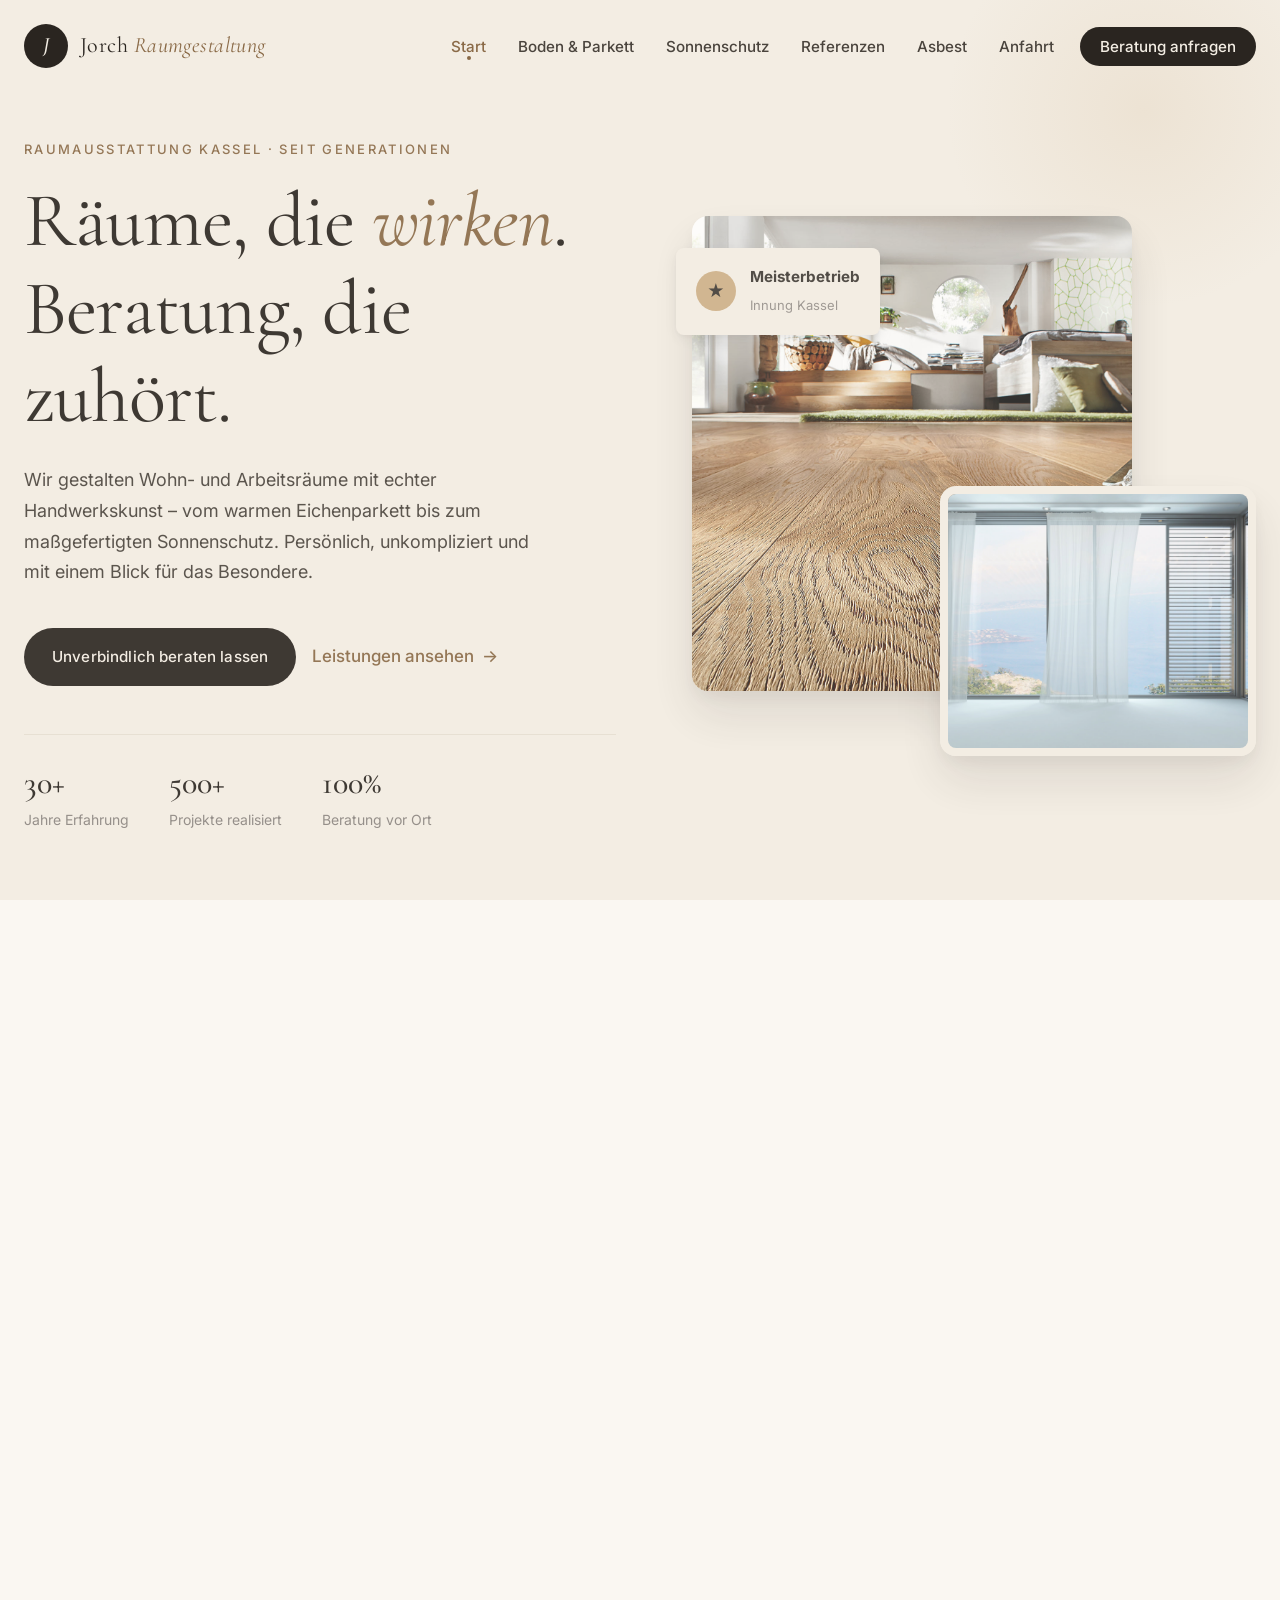
<file: start/index.html>
<!DOCTYPE html>
<html lang="de">
<head>
<meta charset="utf-8">
<meta http-equiv="refresh" content="0; url=/index.html">
<link rel="canonical" href="/index.html">
<title>Jorch GmbH – Raumgestaltung Kassel</title>
</head>
<body>
<p>Sie werden zur <a href="/index.html">Startseite</a> weitergeleitet.</p>
</body>
</html>
</file>
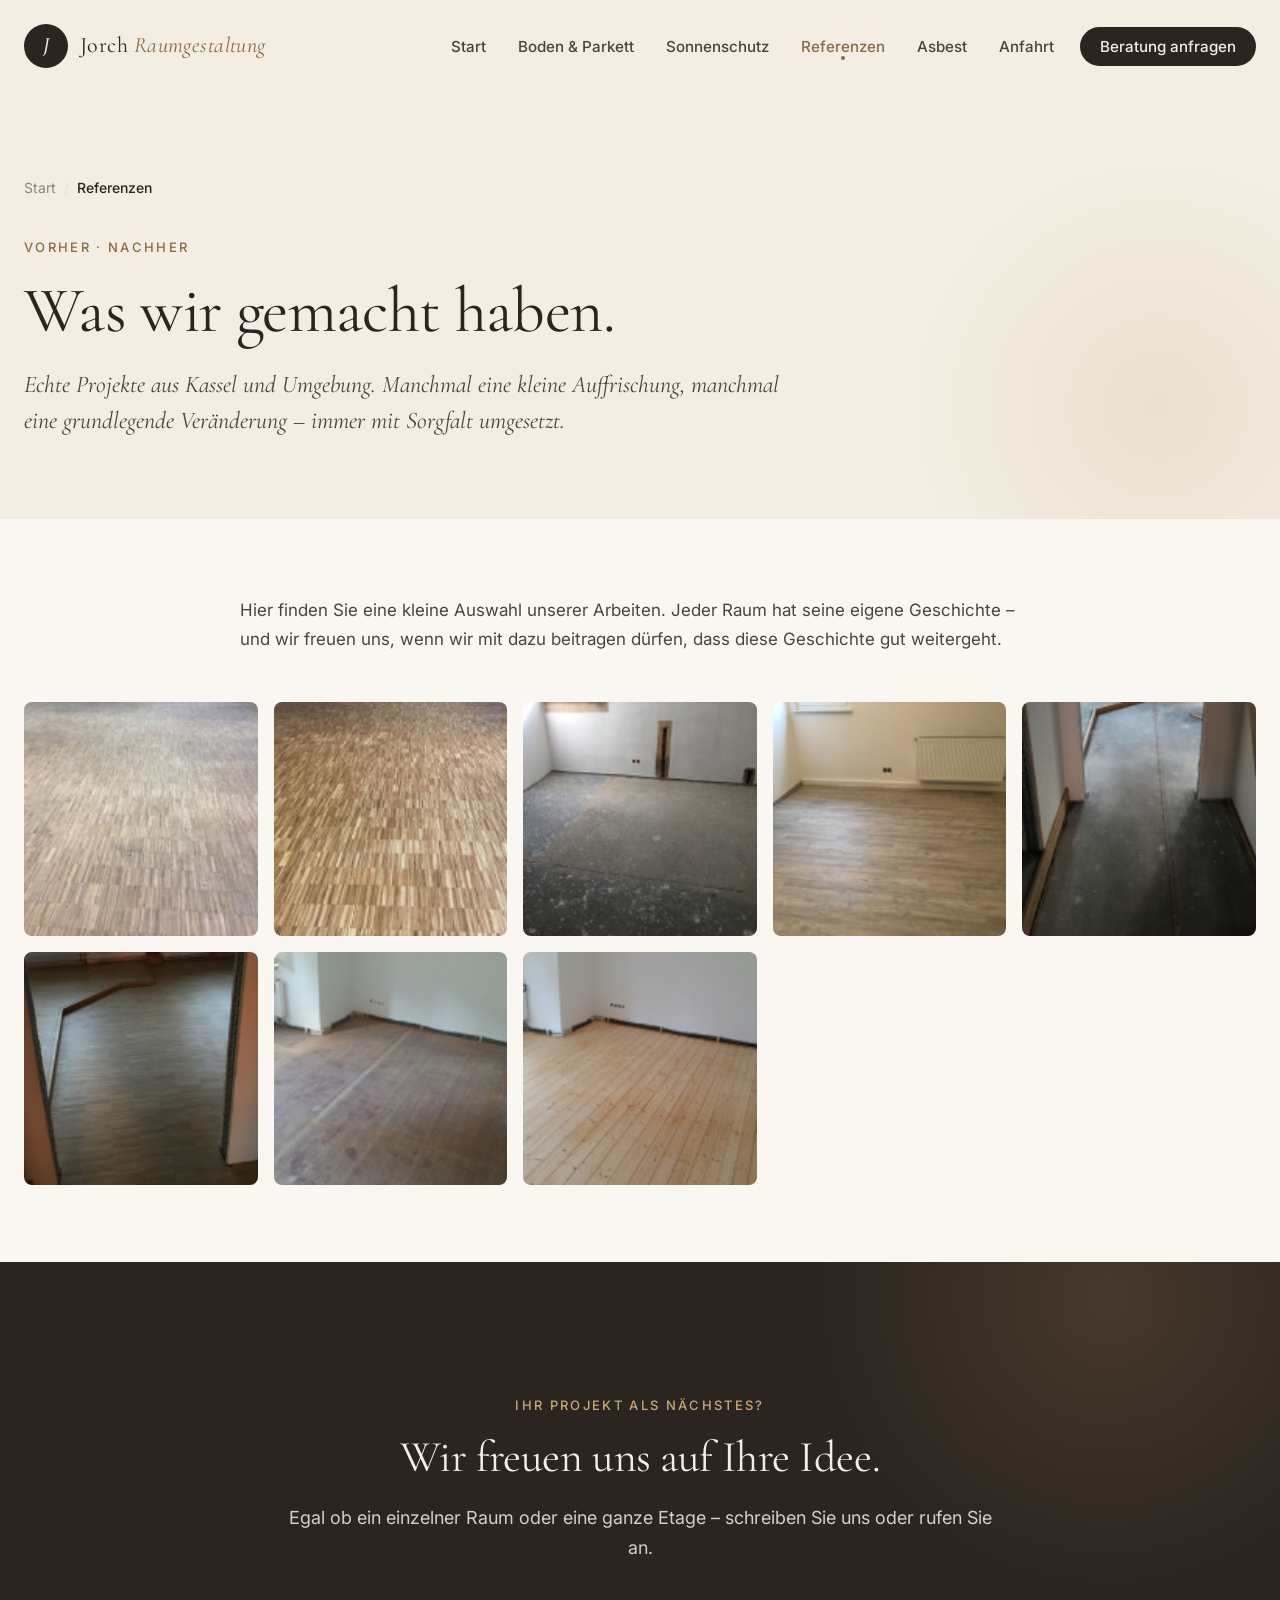
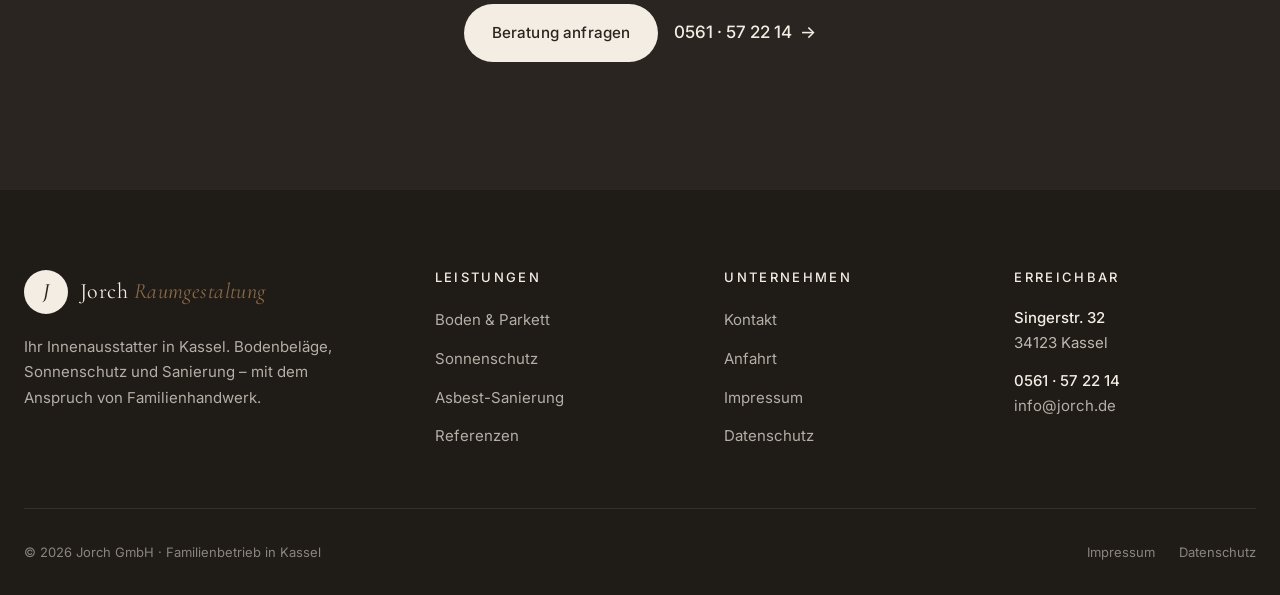
<file: vorher-nachher/index.html>
<!DOCTYPE html>
<html lang="de">
<head>
<meta charset="utf-8">
<meta name="viewport" content="width=device-width, initial-scale=1.0">
<title>Referenzen · Vorher Nachher · Jorch GmbH Kassel</title>
<meta name="description" content="Realisierte Projekte der Jorch GmbH in Kassel: Bodenbeläge, Renovierungen und Sanierungen im Vorher-Nachher-Vergleich.">

<link rel="preconnect" href="https://fonts.googleapis.com">
<link rel="preconnect" href="https://fonts.gstatic.com" crossorigin>
<link href="https://fonts.googleapis.com/css2?family=Cormorant+Garamond:ital,wght@0,400;0,500;0,600;1,400;1,500&family=Inter:wght@400;500;600&display=swap" rel="stylesheet">
<link href="/assets/css/style.css" rel="stylesheet">
</head>
<body>

<header class="site-header">
  <div class="container">
    <nav class="nav">
      <a href="/index.html" class="brand">
        <span class="brand-mark">J</span>
        <span class="brand-name">Jorch <span>Raumgestaltung</span></span>
      </a>
      <ul class="nav-menu">
        <li><a href="/index.html">Start</a></li>
        <li><a href="/boden-parkett/index.html">Boden &amp; Parkett</a></li>
        <li><a href="/sonnenschutz/index.html">Sonnenschutz</a></li>
        <li><a href="/vorher-nachher/index.html" class="active">Referenzen</a></li>
        <li><a href="/asbest/index.html">Asbest</a></li>
        <li><a href="/anfahrt/index.html">Anfahrt</a></li>
        <li><a href="/kontakt/index.html" class="nav-cta">Beratung anfragen</a></li>
      </ul>
      <button class="nav-toggle" aria-label="Menü"><span></span></button>
    </nav>
  </div>
</header>

<section class="subpage-hero">
  <div class="container">
    <div class="subpage-hero-content fade-up">
      <div class="breadcrumb">
        <a href="/index.html">Start</a>
        <span class="breadcrumb-sep">/</span>
        <span class="breadcrumb-current">Referenzen</span>
      </div>
      <span class="eyebrow">Vorher · Nachher</span>
      <h1>Was wir gemacht haben.</h1>
      <p class="lede">Echte Projekte aus Kassel und Umgebung. Manchmal eine kleine Auffrischung, manchmal eine grundlegende Veränderung – immer mit Sorgfalt umgesetzt.</p>
    </div>
  </div>
</section>

<section class="subpage-content">
  <div class="container">
    <div class="content-block reveal">
      <p>Hier finden Sie eine kleine Auswahl unserer Arbeiten. Jeder Raum hat seine eigene Geschichte – und wir freuen uns, wenn wir mit dazu beitragen dürfen, dass diese Geschichte gut weitergeht.</p>
    </div>

    <div class="product-gallery reveal">
      <a href="/upload/vorher-nachher/00001.JPG" data-lightbox class="product-tile">
        <img src="/cache/vorher-nachher_00001_51a50bc9571cc9df7bed8c34848eb469.jpg" alt="Projekt 1">
        <div class="product-tile-overlay"><span>+</span></div>
      </a>
      <a href="/upload/vorher-nachher/00002.JPG" data-lightbox class="product-tile">
        <img src="/cache/vorher-nachher_00002_aceb200d83903aea8e0e3fa1c50975d6.jpg" alt="Projekt 2">
        <div class="product-tile-overlay"><span>+</span></div>
      </a>
      <a href="/upload/vorher-nachher/100.jpg" data-lightbox class="product-tile">
        <img src="/cache/vorher-nachher_100_12f21f5bd6247c9376bcebc82adacaf0.jpg" alt="Projekt 3">
        <div class="product-tile-overlay"><span>+</span></div>
      </a>
      <a href="/upload/vorher-nachher/101.jpg" data-lightbox class="product-tile">
        <img src="/cache/vorher-nachher_101_302369cf6af6e8c6e20480eda2493eb9.jpg" alt="Projekt 4">
        <div class="product-tile-overlay"><span>+</span></div>
      </a>
      <a href="/upload/vorher-nachher/105.JPG" data-lightbox class="product-tile">
        <img src="/cache/vorher-nachher_105_46e9757f5adc6fc35e8da854cc4788f1.jpg" alt="Projekt 5">
        <div class="product-tile-overlay"><span>+</span></div>
      </a>
      <a href="/upload/vorher-nachher/106.JPG" data-lightbox class="product-tile">
        <img src="/cache/vorher-nachher_106_ee1b1c745e6734eec745d68782b73e63.jpg" alt="Projekt 6">
        <div class="product-tile-overlay"><span>+</span></div>
      </a>
      <a href="/upload/vorher-nachher/20150519_090859_resized.jpg" data-lightbox class="product-tile">
        <img src="/cache/vorher-nachher_20150519_090859_resized_4e6357dc40e7d3ced8d40edf6f18217d.jpg" alt="Projekt 7">
        <div class="product-tile-overlay"><span>+</span></div>
      </a>
      <a href="/upload/vorher-nachher/20150520_164338_resized.jpg" data-lightbox class="product-tile">
        <img src="/cache/vorher-nachher_20150520_164338_resized_88c759e1f10faec3fa23e53aa4ae0cba.jpg" alt="Projekt 8">
        <div class="product-tile-overlay"><span>+</span></div>
      </a>
    </div>
  </div>
</section>

<section class="cta-banner section">
  <div class="container">
    <div class="cta-content reveal">
      <span class="eyebrow" style="color: var(--color-clay);">Ihr Projekt als nächstes?</span>
      <h2>Wir freuen uns auf Ihre Idee.</h2>
      <p>Egal ob ein einzelner Raum oder eine ganze Etage – schreiben Sie uns oder rufen Sie an.</p>
      <div class="hero-actions" style="justify-content:center;">
        <a href="/kontakt/index.html" class="btn btn-primary">Beratung anfragen</a>
        <a href="tel:0561572214" class="btn-link" style="color: var(--color-cream);">0561 · 57 22 14</a>
      </div>
    </div>
  </div>
</section>

<footer class="site-footer">
  <div class="container">
    <div class="footer-grid">
      <div class="footer-brand">
        <div class="brand">
          <span class="brand-mark">J</span>
          <span class="brand-name">Jorch <span>Raumgestaltung</span></span>
        </div>
        <p>Ihr Innenausstatter in Kassel. Bodenbeläge, Sonnenschutz und Sanierung – mit dem Anspruch von Familienhandwerk.</p>
      </div>
      <div class="footer-col">
        <h4>Leistungen</h4>
        <ul>
          <li><a href="/boden-parkett/index.html">Boden &amp; Parkett</a></li>
          <li><a href="/sonnenschutz/index.html">Sonnenschutz</a></li>
          <li><a href="/asbest/index.html">Asbest-Sanierung</a></li>
          <li><a href="/vorher-nachher/index.html">Referenzen</a></li>
        </ul>
      </div>
      <div class="footer-col">
        <h4>Unternehmen</h4>
        <ul>
          <li><a href="/kontakt/index.html">Kontakt</a></li>
          <li><a href="/anfahrt/index.html">Anfahrt</a></li>
          <li><a href="/impressum/index.html">Impressum</a></li>
          <li><a href="/datenschutz/index.html">Datenschutz</a></li>
        </ul>
      </div>
      <div class="footer-col">
        <h4>Erreichbar</h4>
        <div class="footer-contact-line">
          <div>
            <strong>Singerstr. 32</strong>
            34123 Kassel
          </div>
        </div>
        <div class="footer-contact-line">
          <div>
            <strong>0561 · 57 22 14</strong>
            <a href="mailto:info@jorch.de">info@jorch.de</a>
          </div>
        </div>
      </div>
    </div>
    <div class="footer-bottom">
      <span>© 2026 Jorch GmbH · Familienbetrieb in Kassel</span>
      <div class="footer-bottom-links">
        <a href="/impressum/index.html">Impressum</a>
        <a href="/datenschutz/index.html">Datenschutz</a>
      </div>
    </div>
  </div>
</footer>

<div class="lightbox" id="lightbox">
  <button class="lightbox-close" aria-label="Schließen">×</button>
  <img alt="">
</div>

<script src="/assets/js/main.js"></script>
</body>
</html>
</file>
<file: assets/css/style.css>
/* ===========================================================
   Jorch GmbH – Raumgestaltung
   Modern, warm, handcrafted aesthetic
   =========================================================== */

:root {
  /* Warm earthy palette - inspired by natural wood, linen, stone */
  --color-bg: #faf7f2;
  --color-surface: #ffffff;
  --color-cream: #f3ede3;
  --color-sand: #e8ddc9;
  --color-clay: #c9a87c;
  --color-walnut: #8a6a47;
  --color-charcoal: #2a2520;
  --color-graphite: #4a443d;
  --color-muted: #8b8580;
  --color-line: #e6dfd2;

  --color-accent: #b8855a;
  --color-accent-dark: #9a6e47;

  --font-display: "Cormorant Garamond", "Playfair Display", Georgia, serif;
  --font-body: "Inter", -apple-system, BlinkMacSystemFont, "Segoe UI", sans-serif;

  --radius-sm: 4px;
  --radius-md: 8px;
  --radius-lg: 16px;

  --shadow-sm: 0 1px 3px rgba(42, 37, 32, 0.06), 0 1px 2px rgba(42, 37, 32, 0.04);
  --shadow-md: 0 4px 16px rgba(42, 37, 32, 0.08), 0 2px 4px rgba(42, 37, 32, 0.04);
  --shadow-lg: 0 24px 48px rgba(42, 37, 32, 0.12), 0 8px 16px rgba(42, 37, 32, 0.06);

  --max-width: 1280px;
  --content-width: 760px;

  --transition: 0.4s cubic-bezier(0.4, 0, 0.2, 1);
}

/* Reset */
*, *::before, *::after { box-sizing: border-box; margin: 0; padding: 0; }
html { scroll-behavior: smooth; -webkit-text-size-adjust: 100%; }
body {
  font-family: var(--font-body);
  font-size: 17px;
  line-height: 1.7;
  color: var(--color-graphite);
  background: var(--color-bg);
  -webkit-font-smoothing: antialiased;
  -moz-osx-font-smoothing: grayscale;
}
img, picture, svg { display: block; max-width: 100%; height: auto; }
a { color: var(--color-walnut); text-decoration: none; transition: color var(--transition); }
a:hover { color: var(--color-accent); }
button { font-family: inherit; cursor: pointer; border: none; background: none; }

/* Typography */
h1, h2, h3, h4 { font-family: var(--font-display); font-weight: 400; color: var(--color-charcoal); letter-spacing: -0.01em; line-height: 1.15; }
h1 { font-size: clamp(2.5rem, 5vw, 4.25rem); }
h2 { font-size: clamp(1.875rem, 3.5vw, 2.75rem); }
h3 { font-size: clamp(1.375rem, 2.2vw, 1.75rem); }
h4 { font-size: 1.15rem; font-weight: 500; font-family: var(--font-body); letter-spacing: 0.02em; text-transform: uppercase; }

.eyebrow {
  font-family: var(--font-body);
  font-size: 0.8125rem;
  letter-spacing: 0.18em;
  text-transform: uppercase;
  color: var(--color-walnut);
  font-weight: 500;
  margin-bottom: 1rem;
  display: inline-block;
}

.lede {
  font-family: var(--font-display);
  font-size: clamp(1.25rem, 2vw, 1.5rem);
  line-height: 1.5;
  color: var(--color-graphite);
  font-style: italic;
  font-weight: 400;
}

/* Container */
.container { width: 100%; max-width: var(--max-width); margin: 0 auto; padding: 0 1.5rem; }
.container-narrow { max-width: var(--content-width); margin: 0 auto; padding: 0 1.5rem; }

/* Section spacing */
.section { padding: clamp(4rem, 10vw, 8rem) 0; }
.section-tight { padding: clamp(3rem, 6vw, 5rem) 0; }

/* ===========================================================
   Header / Navigation
   =========================================================== */
.site-header {
  position: fixed;
  top: 0; left: 0; right: 0;
  z-index: 100;
  padding: 1.5rem 0;
  background: rgba(250, 247, 242, 0);
  transition: all var(--transition);
}
.site-header.scrolled {
  background: rgba(250, 247, 242, 0.95);
  backdrop-filter: saturate(180%) blur(20px);
  -webkit-backdrop-filter: saturate(180%) blur(20px);
  padding: 0.875rem 0;
  box-shadow: 0 1px 0 var(--color-line);
}
.nav { display: flex; align-items: center; justify-content: space-between; gap: 2rem; }
.brand { display: flex; align-items: center; gap: 0.75rem; }
.brand-mark {
  width: 44px; height: 44px;
  background: var(--color-charcoal);
  color: var(--color-cream);
  border-radius: 50%;
  display: grid;
  place-items: center;
  font-family: var(--font-display);
  font-size: 1.375rem;
  font-style: italic;
  font-weight: 500;
}
.brand-name {
  font-family: var(--font-display);
  font-size: 1.375rem;
  color: var(--color-charcoal);
  letter-spacing: 0.02em;
}
.brand-name span { font-style: italic; color: var(--color-walnut); }

.nav-menu { display: flex; align-items: center; gap: 0.25rem; list-style: none; }
.nav-menu a {
  color: var(--color-graphite);
  font-size: 0.95rem;
  font-weight: 500;
  padding: 0.5rem 0.875rem;
  border-radius: var(--radius-sm);
  transition: all 0.2s ease;
  position: relative;
}
.nav-menu a:hover { color: var(--color-charcoal); background: rgba(184, 133, 90, 0.08); }
.nav-menu a.active { color: var(--color-walnut); }
.nav-menu a.active::after {
  content: "";
  position: absolute;
  bottom: 0.25rem; left: 50%;
  transform: translateX(-50%);
  width: 4px; height: 4px;
  background: var(--color-walnut);
  border-radius: 50%;
}

.nav-cta {
  background: var(--color-charcoal);
  color: var(--color-cream) !important;
  padding: 0.625rem 1.25rem !important;
  border-radius: 999px !important;
  margin-left: 0.5rem;
  transition: all var(--transition);
}
.nav-cta:hover { background: var(--color-walnut) !important; transform: translateY(-1px); }

.nav-toggle {
  display: none;
  width: 44px; height: 44px;
  border-radius: 50%;
  background: var(--color-cream);
  align-items: center;
  justify-content: center;
}
.nav-toggle span {
  display: block;
  width: 18px; height: 1.5px;
  background: var(--color-charcoal);
  position: relative;
}
.nav-toggle span::before, .nav-toggle span::after {
  content: ""; position: absolute; left: 0;
  width: 18px; height: 1.5px;
  background: var(--color-charcoal);
  transition: transform var(--transition);
}
.nav-toggle span::before { top: -6px; }
.nav-toggle span::after { top: 6px; }

/* ===========================================================
   Hero
   =========================================================== */
.hero {
  position: relative;
  min-height: 100vh;
  display: flex;
  align-items: center;
  padding: 8rem 0 4rem;
  overflow: hidden;
  background: var(--color-cream);
}
.hero-grid {
  display: grid;
  grid-template-columns: 1.05fr 1fr;
  gap: clamp(2rem, 6vw, 5rem);
  align-items: center;
}
.hero-text { max-width: 600px; }
.hero h1 {
  font-size: clamp(2.75rem, 6vw, 5rem);
  font-weight: 400;
  margin-bottom: 1.5rem;
}
.hero h1 em {
  font-style: italic;
  color: var(--color-walnut);
  font-weight: 400;
}
.hero p {
  font-size: 1.125rem;
  color: var(--color-graphite);
  margin-bottom: 2.5rem;
  max-width: 520px;
  line-height: 1.7;
}
.hero-actions { display: flex; flex-wrap: wrap; gap: 1rem; align-items: center; }

.btn {
  display: inline-flex;
  align-items: center;
  gap: 0.625rem;
  padding: 1rem 1.75rem;
  border-radius: 999px;
  font-weight: 500;
  font-size: 0.95rem;
  letter-spacing: 0.01em;
  transition: all var(--transition);
  white-space: nowrap;
}
.btn-primary {
  background: var(--color-charcoal);
  color: var(--color-cream);
}
.btn-primary:hover {
  background: var(--color-walnut);
  color: var(--color-cream);
  transform: translateY(-2px);
  box-shadow: var(--shadow-md);
}
.btn-secondary {
  background: transparent;
  color: var(--color-charcoal);
  border: 1px solid var(--color-charcoal);
}
.btn-secondary:hover {
  background: var(--color-charcoal);
  color: var(--color-cream);
}
.btn-link {
  color: var(--color-walnut);
  font-weight: 500;
  display: inline-flex;
  align-items: center;
  gap: 0.5rem;
  position: relative;
}
.btn-link::after {
  content: "→";
  transition: transform var(--transition);
}
.btn-link:hover::after { transform: translateX(4px); }

.hero-visual {
  position: relative;
  height: clamp(400px, 60vh, 640px);
}
.hero-image-main, .hero-image-secondary {
  position: absolute;
  border-radius: var(--radius-lg);
  overflow: hidden;
  box-shadow: var(--shadow-lg);
}
.hero-image-main {
  top: 0; left: 0;
  width: 78%;
  height: 88%;
}
.hero-image-secondary {
  bottom: 0; right: 0;
  width: 56%;
  height: 50%;
  border: 8px solid var(--color-cream);
}
.hero-image-main img, .hero-image-secondary img {
  width: 100%;
  height: 100%;
  object-fit: cover;
}

.hero-badge {
  position: absolute;
  background: var(--color-cream);
  padding: 1rem 1.25rem;
  border-radius: var(--radius-md);
  box-shadow: var(--shadow-md);
  display: flex;
  align-items: center;
  gap: 0.875rem;
  z-index: 2;
}
.hero-badge.top-left { top: 2rem; left: -1rem; }
.hero-badge-icon {
  width: 40px; height: 40px;
  border-radius: 50%;
  background: var(--color-clay);
  color: var(--color-charcoal);
  display: grid;
  place-items: center;
  font-weight: 600;
}
.hero-badge-text strong { display: block; font-size: 0.95rem; color: var(--color-charcoal); }
.hero-badge-text small { color: var(--color-muted); font-size: 0.8125rem; }

.hero-meta {
  display: flex;
  gap: 2.5rem;
  margin-top: 3rem;
  padding-top: 2rem;
  border-top: 1px solid var(--color-line);
}
.hero-meta-item strong {
  display: block;
  font-family: var(--font-display);
  font-size: 2rem;
  color: var(--color-charcoal);
  font-weight: 500;
  line-height: 1;
  margin-bottom: 0.375rem;
}
.hero-meta-item span { color: var(--color-muted); font-size: 0.875rem; }

/* Decorative elements */
.hero::before {
  content: "";
  position: absolute;
  top: -10%; right: -5%;
  width: 400px; height: 400px;
  background: radial-gradient(circle, rgba(201, 168, 124, 0.15), transparent 70%);
  z-index: 0;
}

/* ===========================================================
   Section: Intro / About
   =========================================================== */
.intro {
  background: var(--color-bg);
  position: relative;
}
.intro-content {
  display: grid;
  grid-template-columns: 1fr 1.2fr;
  gap: clamp(2rem, 6vw, 5rem);
  align-items: center;
}
.intro-image {
  position: relative;
  border-radius: var(--radius-lg);
  overflow: hidden;
  aspect-ratio: 4/5;
}
.intro-image img { width: 100%; height: 100%; object-fit: cover; }
.intro-image::after {
  content: "";
  position: absolute;
  inset: 0;
  background: linear-gradient(135deg, transparent 60%, rgba(42, 37, 32, 0.3));
}
.intro-text p { margin-bottom: 1.5rem; font-size: 1.0625rem; color: var(--color-graphite); }
.intro-text p:first-of-type { font-size: 1.25rem; line-height: 1.6; color: var(--color-charcoal); }

.intro-quote {
  margin-top: 2.5rem;
  padding: 1.75rem 2rem;
  background: var(--color-cream);
  border-left: 3px solid var(--color-walnut);
  border-radius: 0 var(--radius-md) var(--radius-md) 0;
  font-family: var(--font-display);
  font-style: italic;
  font-size: 1.25rem;
  line-height: 1.5;
  color: var(--color-charcoal);
}
.intro-quote cite { display: block; margin-top: 0.75rem; font-size: 0.9rem; font-style: normal; color: var(--color-muted); font-family: var(--font-body); }

/* ===========================================================
   Services Grid
   =========================================================== */
.services {
  background: var(--color-cream);
}
.section-head {
  text-align: center;
  max-width: 720px;
  margin: 0 auto 4rem;
}
.section-head h2 { margin-bottom: 1rem; }
.section-head p { color: var(--color-muted); font-size: 1.0625rem; }

.services-grid {
  display: grid;
  grid-template-columns: repeat(3, 1fr);
  gap: 2rem;
}
.service-card {
  background: var(--color-surface);
  border-radius: var(--radius-lg);
  overflow: hidden;
  transition: all var(--transition);
  box-shadow: var(--shadow-sm);
  display: flex;
  flex-direction: column;
}
.service-card:hover {
  transform: translateY(-6px);
  box-shadow: var(--shadow-lg);
}
.service-card-image {
  aspect-ratio: 4/3;
  overflow: hidden;
  position: relative;
}
.service-card-image img {
  width: 100%; height: 100%;
  object-fit: cover;
  transition: transform 0.8s ease;
}
.service-card:hover .service-card-image img { transform: scale(1.05); }
.service-card-image::after {
  content: "";
  position: absolute; inset: 0;
  background: linear-gradient(180deg, transparent 50%, rgba(42, 37, 32, 0.2));
}
.service-card-body {
  padding: 2rem;
  flex: 1;
  display: flex;
  flex-direction: column;
}
.service-card h3 {
  margin-bottom: 0.875rem;
  font-size: 1.5rem;
}
.service-card p {
  color: var(--color-muted);
  margin-bottom: 1.5rem;
  flex: 1;
}
.service-tags {
  display: flex;
  flex-wrap: wrap;
  gap: 0.5rem;
  margin-bottom: 1.5rem;
}
.service-tag {
  background: var(--color-cream);
  color: var(--color-graphite);
  padding: 0.375rem 0.75rem;
  border-radius: 999px;
  font-size: 0.8125rem;
  font-weight: 500;
}

/* ===========================================================
   Process / Steps
   =========================================================== */
.process { background: var(--color-bg); }
.process-grid {
  display: grid;
  grid-template-columns: repeat(4, 1fr);
  gap: 2rem;
  position: relative;
}
.process-step {
  position: relative;
  padding-top: 3rem;
}
.process-step::before {
  content: "";
  position: absolute;
  top: 1rem; left: 0;
  right: -2rem;
  height: 1px;
  background: linear-gradient(90deg, var(--color-line) 50%, transparent 50%);
  background-size: 12px 1px;
}
.process-step:last-child::before { display: none; }
.process-step-num {
  position: absolute;
  top: 0; left: 0;
  width: 2.25rem; height: 2.25rem;
  background: var(--color-charcoal);
  color: var(--color-cream);
  border-radius: 50%;
  display: grid;
  place-items: center;
  font-family: var(--font-display);
  font-size: 1rem;
  font-weight: 500;
  font-style: italic;
}
.process-step h3 {
  font-size: 1.375rem;
  margin-bottom: 0.625rem;
}
.process-step p {
  color: var(--color-muted);
  font-size: 0.9375rem;
}

/* ===========================================================
   Gallery / Showcase
   =========================================================== */
.showcase { background: var(--color-cream); }
.showcase-filter {
  display: flex;
  justify-content: center;
  gap: 0.5rem;
  flex-wrap: wrap;
  margin-bottom: 3rem;
}
.filter-btn {
  padding: 0.625rem 1.25rem;
  border-radius: 999px;
  font-size: 0.875rem;
  font-weight: 500;
  color: var(--color-graphite);
  background: var(--color-surface);
  border: 1px solid var(--color-line);
  transition: all var(--transition);
}
.filter-btn:hover { background: var(--color-sand); border-color: var(--color-sand); }
.filter-btn.active { background: var(--color-charcoal); color: var(--color-cream); border-color: var(--color-charcoal); }

.gallery-grid {
  display: grid;
  grid-template-columns: repeat(4, 1fr);
  grid-auto-rows: 240px;
  gap: 1rem;
}
.gallery-item {
  position: relative;
  border-radius: var(--radius-md);
  overflow: hidden;
  cursor: pointer;
  transition: all var(--transition);
}
.gallery-item.large { grid-row: span 2; }
.gallery-item.wide { grid-column: span 2; }
.gallery-item img {
  width: 100%; height: 100%;
  object-fit: cover;
  transition: transform 0.6s ease;
}
.gallery-item:hover img { transform: scale(1.06); }
.gallery-item-overlay {
  position: absolute; inset: 0;
  background: linear-gradient(180deg, transparent 50%, rgba(42, 37, 32, 0.7));
  display: flex;
  align-items: flex-end;
  padding: 1.25rem;
  opacity: 0;
  transition: opacity var(--transition);
}
.gallery-item:hover .gallery-item-overlay { opacity: 1; }
.gallery-item-overlay span {
  color: var(--color-cream);
  font-family: var(--font-display);
  font-size: 1.125rem;
  font-style: italic;
}

/* ===========================================================
   Testimonials
   =========================================================== */
.testimonials { background: var(--color-bg); }
.testimonials-grid {
  display: grid;
  grid-template-columns: repeat(3, 1fr);
  gap: 2rem;
}
.testimonial-card {
  background: var(--color-surface);
  padding: 2.25rem;
  border-radius: var(--radius-lg);
  box-shadow: var(--shadow-sm);
  display: flex;
  flex-direction: column;
}
.testimonial-stars {
  color: var(--color-clay);
  font-size: 1rem;
  letter-spacing: 0.1em;
  margin-bottom: 1.25rem;
}
.testimonial-quote {
  font-family: var(--font-display);
  font-style: italic;
  font-size: 1.1875rem;
  line-height: 1.5;
  color: var(--color-charcoal);
  margin-bottom: 2rem;
  flex: 1;
}
.testimonial-author {
  display: flex;
  align-items: center;
  gap: 0.875rem;
  padding-top: 1.25rem;
  border-top: 1px solid var(--color-line);
}
.testimonial-avatar {
  width: 44px; height: 44px;
  border-radius: 50%;
  background: var(--color-clay);
  color: var(--color-cream);
  display: grid;
  place-items: center;
  font-weight: 600;
  font-size: 0.95rem;
}
.testimonial-author strong { display: block; color: var(--color-charcoal); font-size: 0.95rem; }
.testimonial-author span { color: var(--color-muted); font-size: 0.8125rem; }

/* ===========================================================
   CTA Banner
   =========================================================== */
.cta-banner {
  background: var(--color-charcoal);
  color: var(--color-cream);
  position: relative;
  overflow: hidden;
}
.cta-banner::before {
  content: "";
  position: absolute;
  top: -50%; right: -10%;
  width: 600px; height: 600px;
  background: radial-gradient(circle, rgba(184, 133, 90, 0.2), transparent 70%);
}
.cta-content {
  text-align: center;
  position: relative;
  max-width: 720px;
  margin: 0 auto;
}
.cta-content h2 { color: var(--color-cream); margin-bottom: 1.25rem; }
.cta-content p { color: rgba(243, 237, 227, 0.85); font-size: 1.125rem; margin-bottom: 2.5rem; }
.cta-banner .btn-primary {
  background: var(--color-cream);
  color: var(--color-charcoal);
}
.cta-banner .btn-primary:hover {
  background: var(--color-clay);
  color: var(--color-charcoal);
}

/* ===========================================================
   Footer
   =========================================================== */
.site-footer {
  background: #1f1b17;
  color: rgba(243, 237, 227, 0.75);
  padding: 5rem 0 2rem;
}
.footer-grid {
  display: grid;
  grid-template-columns: 1.5fr 1fr 1fr 1fr;
  gap: 3rem;
  margin-bottom: 3rem;
}
.footer-brand .brand-name { color: var(--color-cream); }
.footer-brand .brand-mark { background: var(--color-cream); color: var(--color-charcoal); }
.footer-brand p {
  margin-top: 1.25rem;
  color: rgba(243, 237, 227, 0.7);
  max-width: 320px;
  font-size: 0.9375rem;
}
.footer-col h4 {
  color: var(--color-cream);
  font-size: 0.8125rem;
  letter-spacing: 0.18em;
  margin-bottom: 1.25rem;
}
.footer-col ul { list-style: none; }
.footer-col li { margin-bottom: 0.625rem; }
.footer-col a { color: rgba(243, 237, 227, 0.7); font-size: 0.9375rem; }
.footer-col a:hover { color: var(--color-cream); }
.footer-contact-line {
  display: flex;
  gap: 0.75rem;
  align-items: flex-start;
  font-size: 0.9375rem;
  margin-bottom: 0.75rem;
}
.footer-contact-line strong { color: var(--color-cream); display: block; font-weight: 500; }
.footer-bottom {
  border-top: 1px solid rgba(243, 237, 227, 0.1);
  padding-top: 2rem;
  display: flex;
  justify-content: space-between;
  align-items: center;
  flex-wrap: wrap;
  gap: 1rem;
  font-size: 0.8125rem;
  color: rgba(243, 237, 227, 0.5);
}
.footer-bottom-links { display: flex; gap: 1.5rem; }
.footer-bottom-links a { color: rgba(243, 237, 227, 0.5); }
.footer-bottom-links a:hover { color: var(--color-cream); }

/* ===========================================================
   Subpage hero
   =========================================================== */
.subpage-hero {
  padding: 11rem 0 5rem;
  background: var(--color-cream);
  position: relative;
  overflow: hidden;
}
.subpage-hero::before {
  content: "";
  position: absolute;
  top: 30%; right: -10%;
  width: 500px; height: 500px;
  background: radial-gradient(circle, rgba(201, 168, 124, 0.18), transparent 70%);
}
.subpage-hero-content {
  position: relative;
  max-width: 760px;
}
.subpage-hero h1 { margin-bottom: 1.25rem; }
.subpage-hero .lede { color: var(--color-graphite); }
.breadcrumb {
  display: flex;
  align-items: center;
  gap: 0.5rem;
  font-size: 0.875rem;
  color: var(--color-muted);
  margin-bottom: 2rem;
}
.breadcrumb a { color: var(--color-muted); }
.breadcrumb a:hover { color: var(--color-walnut); }
.breadcrumb-sep { color: var(--color-line); }
.breadcrumb-current { color: var(--color-charcoal); font-weight: 500; }

/* Subpage content */
.subpage-content { padding: clamp(3rem, 6vw, 5rem) 0; }
.content-block { max-width: 800px; margin: 0 auto; }
.content-block p { margin-bottom: 1.5rem; }
.content-block ul {
  margin-bottom: 1.5rem;
  padding-left: 0;
  list-style: none;
}
.content-block ul li {
  position: relative;
  padding-left: 1.75rem;
  margin-bottom: 0.625rem;
}
.content-block ul li::before {
  content: "";
  position: absolute;
  left: 0; top: 0.7rem;
  width: 14px; height: 1px;
  background: var(--color-walnut);
}
.content-block h3 { margin-top: 2.5rem; margin-bottom: 1rem; }
.content-block h4 { margin-top: 2rem; margin-bottom: 0.75rem; color: var(--color-walnut); }
.content-block strong { color: var(--color-charcoal); font-weight: 600; }

/* Material chips */
.materials {
  display: grid;
  grid-template-columns: repeat(auto-fit, minmax(220px, 1fr));
  gap: 1rem;
  margin: 3rem 0;
}
.material-chip {
  background: var(--color-surface);
  padding: 1.25rem 1.5rem;
  border-radius: var(--radius-md);
  border: 1px solid var(--color-line);
  display: flex;
  align-items: center;
  gap: 1rem;
  transition: all var(--transition);
}
.material-chip:hover { border-color: var(--color-clay); transform: translateY(-2px); }
.material-chip-icon {
  width: 40px; height: 40px;
  background: var(--color-cream);
  border-radius: var(--radius-sm);
  display: grid;
  place-items: center;
  flex-shrink: 0;
  font-family: var(--font-display);
  font-style: italic;
  color: var(--color-walnut);
}
.material-chip strong { display: block; color: var(--color-charcoal); font-weight: 500; font-size: 0.9375rem; }
.material-chip span { color: var(--color-muted); font-size: 0.8125rem; }

/* ===========================================================
   Contact
   =========================================================== */
.contact-grid {
  display: grid;
  grid-template-columns: 1fr 1fr;
  gap: 4rem;
  align-items: start;
}
.contact-info { padding-top: 1rem; }
.contact-info h2 { margin-bottom: 1.5rem; }
.contact-card {
  background: var(--color-cream);
  padding: 2rem;
  border-radius: var(--radius-lg);
  margin-top: 2rem;
}
.contact-line {
  display: flex;
  align-items: center;
  gap: 1rem;
  padding: 0.875rem 0;
  border-bottom: 1px solid rgba(201, 168, 124, 0.2);
}
.contact-line:last-child { border-bottom: none; }
.contact-line-icon {
  width: 40px; height: 40px;
  background: var(--color-surface);
  border-radius: 50%;
  display: grid;
  place-items: center;
  flex-shrink: 0;
  color: var(--color-walnut);
  font-size: 1.125rem;
}
.contact-line-text strong { display: block; color: var(--color-charcoal); font-size: 0.9375rem; }
.contact-line-text span { color: var(--color-graphite); }

.form {
  background: var(--color-surface);
  padding: 2.5rem;
  border-radius: var(--radius-lg);
  box-shadow: var(--shadow-sm);
}
.form-row { display: grid; grid-template-columns: 1fr 1fr; gap: 1rem; margin-bottom: 1rem; }
.form-group { margin-bottom: 1rem; }
.form-group label {
  display: block;
  font-size: 0.8125rem;
  font-weight: 500;
  color: var(--color-graphite);
  margin-bottom: 0.5rem;
  letter-spacing: 0.02em;
}
.form-group input,
.form-group textarea {
  width: 100%;
  padding: 0.875rem 1rem;
  background: var(--color-bg);
  border: 1px solid var(--color-line);
  border-radius: var(--radius-md);
  font-family: inherit;
  font-size: 0.9375rem;
  color: var(--color-charcoal);
  transition: all var(--transition);
}
.form-group input:focus,
.form-group textarea:focus {
  outline: none;
  border-color: var(--color-walnut);
  background: var(--color-surface);
  box-shadow: 0 0 0 3px rgba(184, 133, 90, 0.1);
}
.form-group textarea { resize: vertical; min-height: 120px; }
.form-consent {
  font-size: 0.8125rem;
  color: var(--color-muted);
  margin-bottom: 1.5rem;
  line-height: 1.5;
}
.form button { width: 100%; justify-content: center; }

/* Map */
.map-frame {
  border-radius: var(--radius-lg);
  overflow: hidden;
  box-shadow: var(--shadow-md);
  margin: 2rem 0;
}
.map-frame iframe { width: 100%; height: 480px; border: 0; display: block; }

/* Lightbox gallery for products */
.product-gallery {
  display: grid;
  grid-template-columns: repeat(auto-fill, minmax(220px, 1fr));
  gap: 1rem;
  margin-top: 3rem;
}
.product-tile {
  aspect-ratio: 1;
  border-radius: var(--radius-md);
  overflow: hidden;
  position: relative;
  cursor: pointer;
  transition: all var(--transition);
}
.product-tile img {
  width: 100%; height: 100%;
  object-fit: cover;
  transition: transform 0.6s ease;
}
.product-tile:hover img { transform: scale(1.06); }
.product-tile-overlay {
  position: absolute; inset: 0;
  background: rgba(42, 37, 32, 0.4);
  display: grid; place-items: center;
  opacity: 0;
  transition: opacity var(--transition);
}
.product-tile:hover .product-tile-overlay { opacity: 1; }
.product-tile-overlay span {
  color: var(--color-cream);
  width: 44px; height: 44px;
  border: 1px solid var(--color-cream);
  border-radius: 50%;
  display: grid; place-items: center;
}

/* Lightbox modal */
.lightbox {
  position: fixed; inset: 0;
  background: rgba(20, 17, 14, 0.94);
  z-index: 1000;
  display: none;
  align-items: center;
  justify-content: center;
  padding: 2rem;
  cursor: zoom-out;
  backdrop-filter: blur(8px);
}
.lightbox.open { display: flex; }
.lightbox img {
  max-width: 100%;
  max-height: 100%;
  border-radius: var(--radius-md);
  box-shadow: 0 20px 60px rgba(0,0,0,0.5);
}
.lightbox-close {
  position: absolute;
  top: 1.5rem; right: 1.5rem;
  width: 44px; height: 44px;
  border-radius: 50%;
  background: rgba(255,255,255,0.1);
  color: var(--color-cream);
  display: grid; place-items: center;
  font-size: 1.5rem;
  cursor: pointer;
}
.lightbox-close:hover { background: rgba(255,255,255,0.2); }

/* Impressum table-style layout */
.legal-section {
  display: grid;
  grid-template-columns: 200px 1fr;
  gap: 2rem;
  padding: 1.5rem 0;
  border-bottom: 1px solid var(--color-line);
}
.legal-section:last-child { border-bottom: none; }
.legal-section h4 {
  color: var(--color-walnut);
  margin: 0;
  font-size: 0.8125rem;
  letter-spacing: 0.15em;
}
.legal-section p { margin: 0; }

/* Notice card */
.notice {
  background: var(--color-cream);
  border-left: 3px solid var(--color-clay);
  padding: 1.5rem 2rem;
  border-radius: 0 var(--radius-md) var(--radius-md) 0;
  margin: 2rem 0;
}
.notice strong { color: var(--color-walnut); display: block; margin-bottom: 0.375rem; }

/* ===========================================================
   Animations
   =========================================================== */
@keyframes fadeUp {
  from { opacity: 0; transform: translateY(20px); }
  to { opacity: 1; transform: translateY(0); }
}
.fade-up {
  opacity: 0;
  animation: fadeUp 0.8s ease forwards;
}
.fade-up.delay-1 { animation-delay: 0.1s; }
.fade-up.delay-2 { animation-delay: 0.2s; }
.fade-up.delay-3 { animation-delay: 0.3s; }

/* ===========================================================
   Responsive
   =========================================================== */
@media (max-width: 980px) {
  .hero-grid { grid-template-columns: 1fr; }
  .hero-visual { height: 460px; }
  .intro-content { grid-template-columns: 1fr; }
  .services-grid { grid-template-columns: repeat(2, 1fr); }
  .process-grid { grid-template-columns: repeat(2, 1fr); gap: 3rem 2rem; }
  .process-step::before { display: none; }
  .testimonials-grid { grid-template-columns: 1fr; }
  .gallery-grid { grid-template-columns: repeat(2, 1fr); }
  .footer-grid { grid-template-columns: 1fr 1fr; gap: 2.5rem; }
  .contact-grid { grid-template-columns: 1fr; gap: 2.5rem; }
}

@media (max-width: 640px) {
  .nav-menu { display: none; position: fixed; top: 70px; left: 0; right: 0; background: var(--color-surface); flex-direction: column; padding: 1.5rem; box-shadow: var(--shadow-lg); border-radius: 0 0 var(--radius-lg) var(--radius-lg); }
  .nav-menu.open { display: flex; }
  .nav-menu a { width: 100%; text-align: center; padding: 0.875rem; }
  .nav-cta { margin: 0.5rem 0 0; }
  .nav-toggle { display: flex; }

  .hero { padding-top: 7rem; min-height: auto; }
  .hero-visual { height: 360px; }
  .hero-image-secondary { width: 60%; }
  .hero-meta { gap: 1.5rem; }
  .hero-meta-item strong { font-size: 1.5rem; }

  .services-grid { grid-template-columns: 1fr; }
  .gallery-grid { grid-template-columns: 1fr; grid-auto-rows: 220px; }
  .gallery-item.wide { grid-column: span 1; }
  .footer-grid { grid-template-columns: 1fr; }
  .form-row { grid-template-columns: 1fr; }
  .legal-section { grid-template-columns: 1fr; gap: 0.5rem; }
  .form { padding: 1.75rem; }
  .nav-menu { display: none !important; }
  .nav-toggle { display: flex; }
}

/* Reveal on scroll */
.reveal { opacity: 0; transform: translateY(30px); transition: all 0.8s cubic-bezier(0.16, 1, 0.3, 1); }
.reveal.visible { opacity: 1; transform: translateY(0); }
</file>
